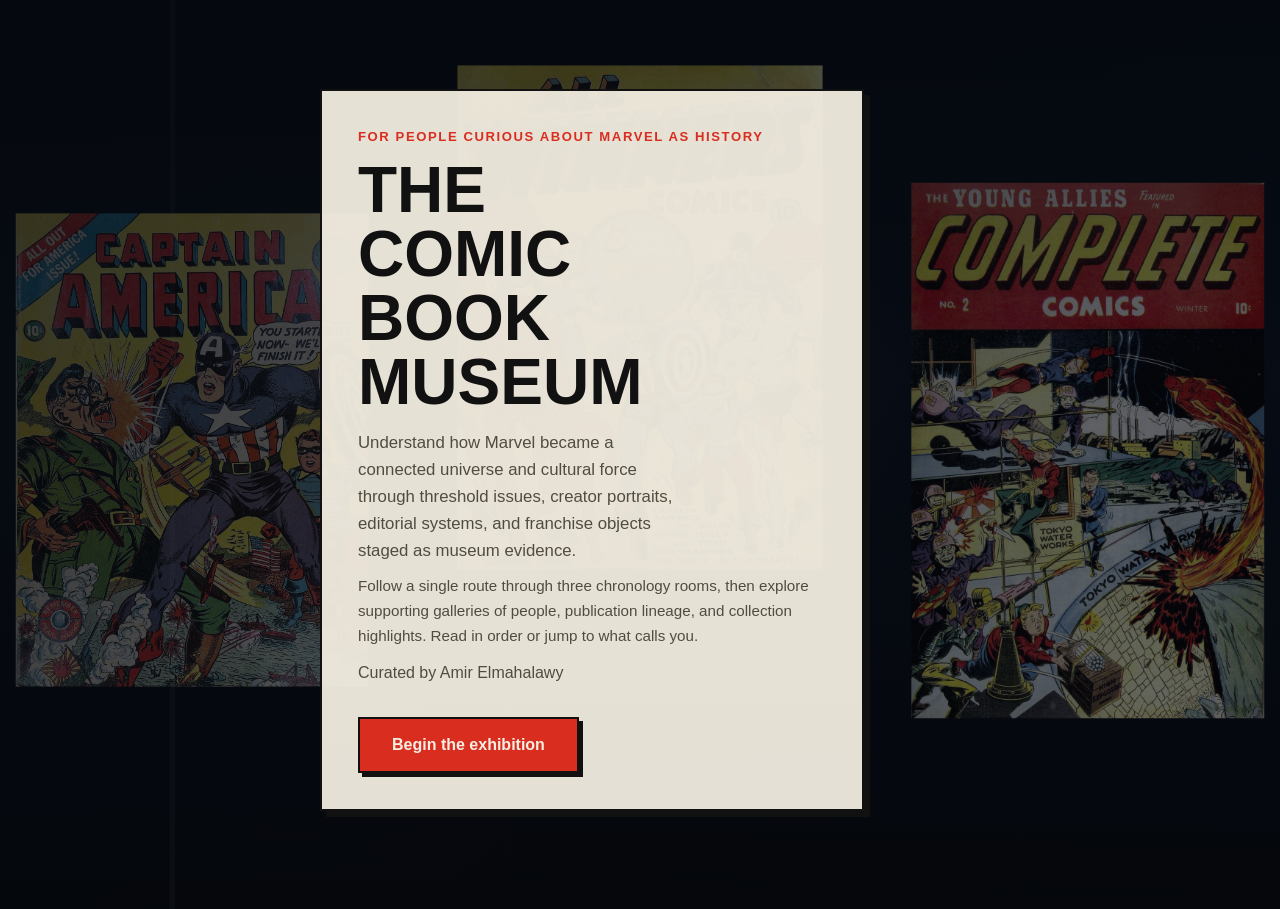
<file: docs/index.html>
<!doctype html>
<html lang="en">
  <head>
    <meta charset="UTF-8" />
    <meta name="viewport" content="width=device-width, initial-scale=1.0" />
    <title>Welcome to The Comic Book Museum</title>
    <link rel="stylesheet" href="styles.css" />
  </head>
  <body class="hero-page">
    <div class="hero-content">
      <div class="hero-card">
        <p class="hero-card__eyebrow">
          For people curious about Marvel as history
        </p>
        <h1>The Comic Book Museum</h1>
        <p class="hero-card__lede">
          Understand how Marvel became a connected universe and cultural force
          through threshold issues, creator portraits, editorial systems, and
          franchise objects staged as museum evidence.
        </p>
        <p class="copy-secondary">
          Follow a single route through three chronology rooms, then explore
          supporting galleries of people, publication lineage, and collection
          highlights. Read in order or jump to what calls you.
        </p>
        <p class="author">Curated by Amir Elmahalawy</p>
        <div class="hero-card__actions">
          <a href="home.html" class="btn">Begin the exhibition</a>
        </div>
      </div>
    </div>
  </body>
</html>
</file>
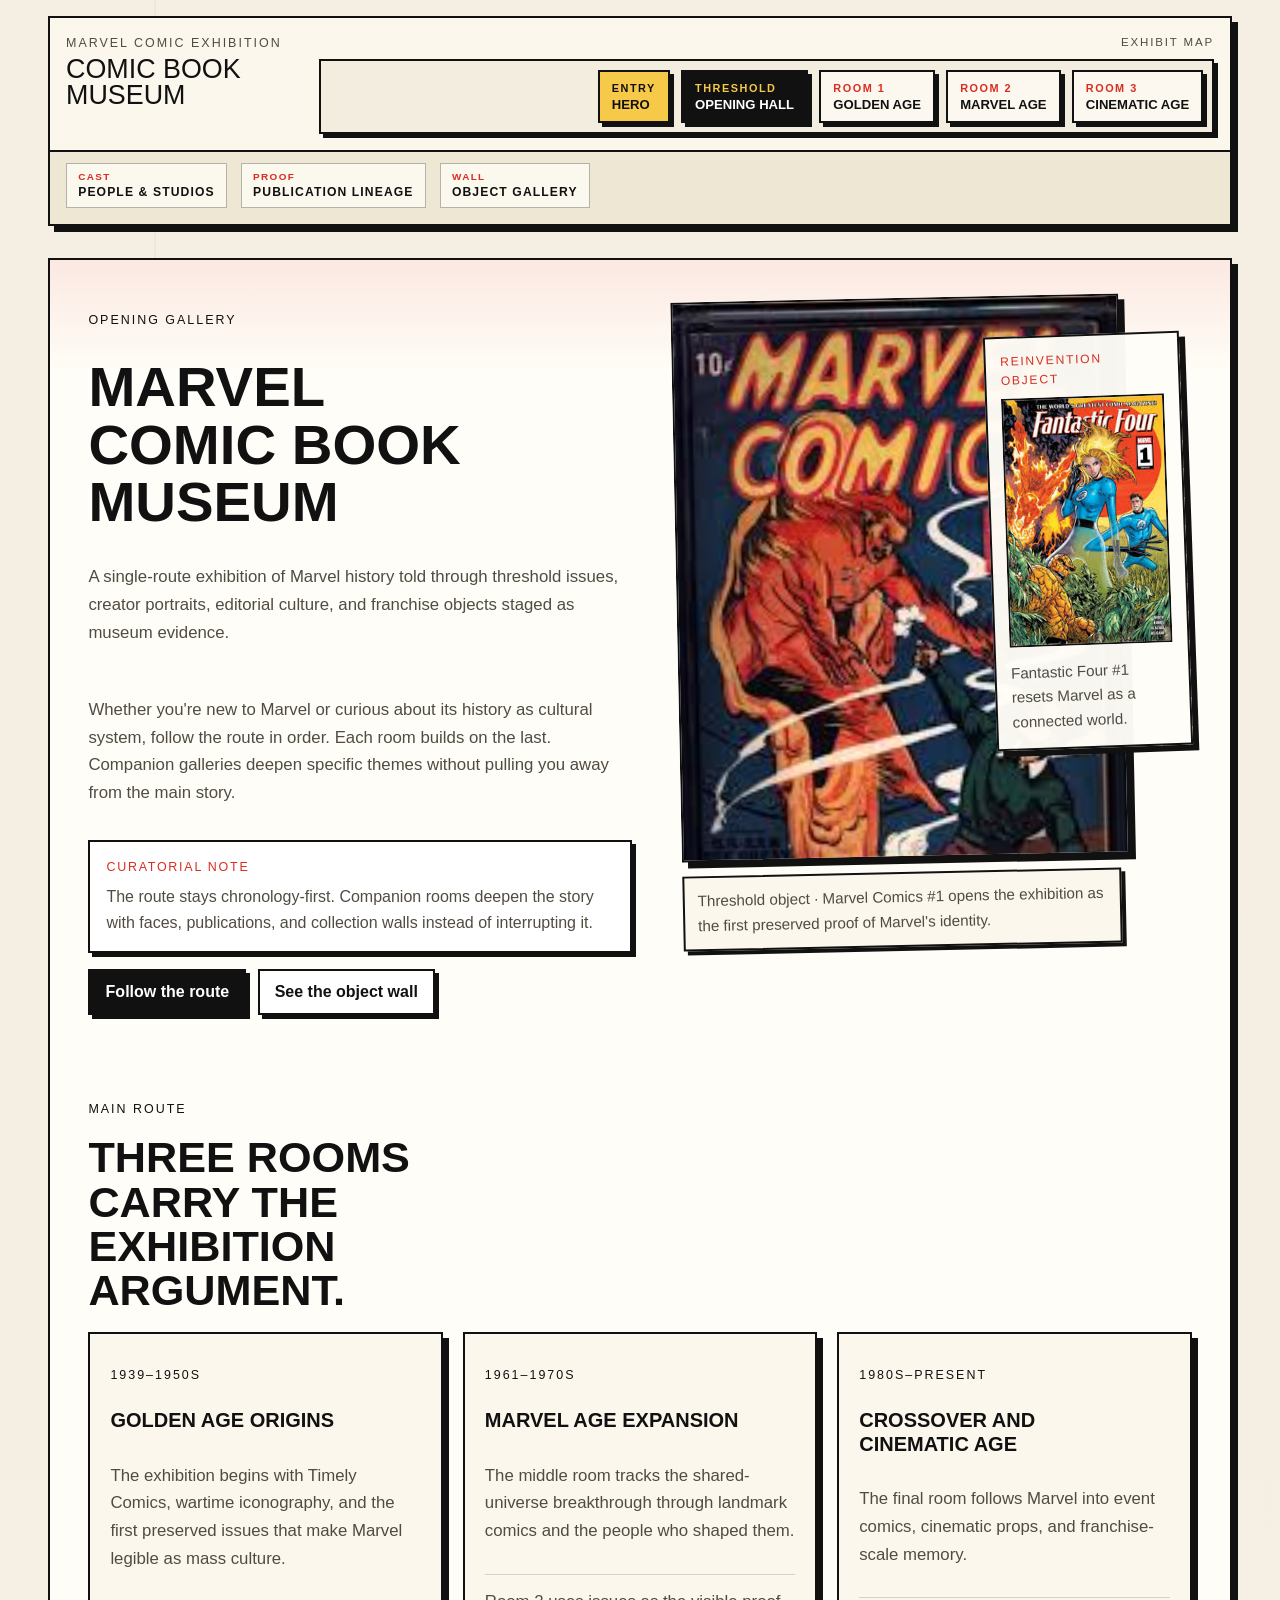
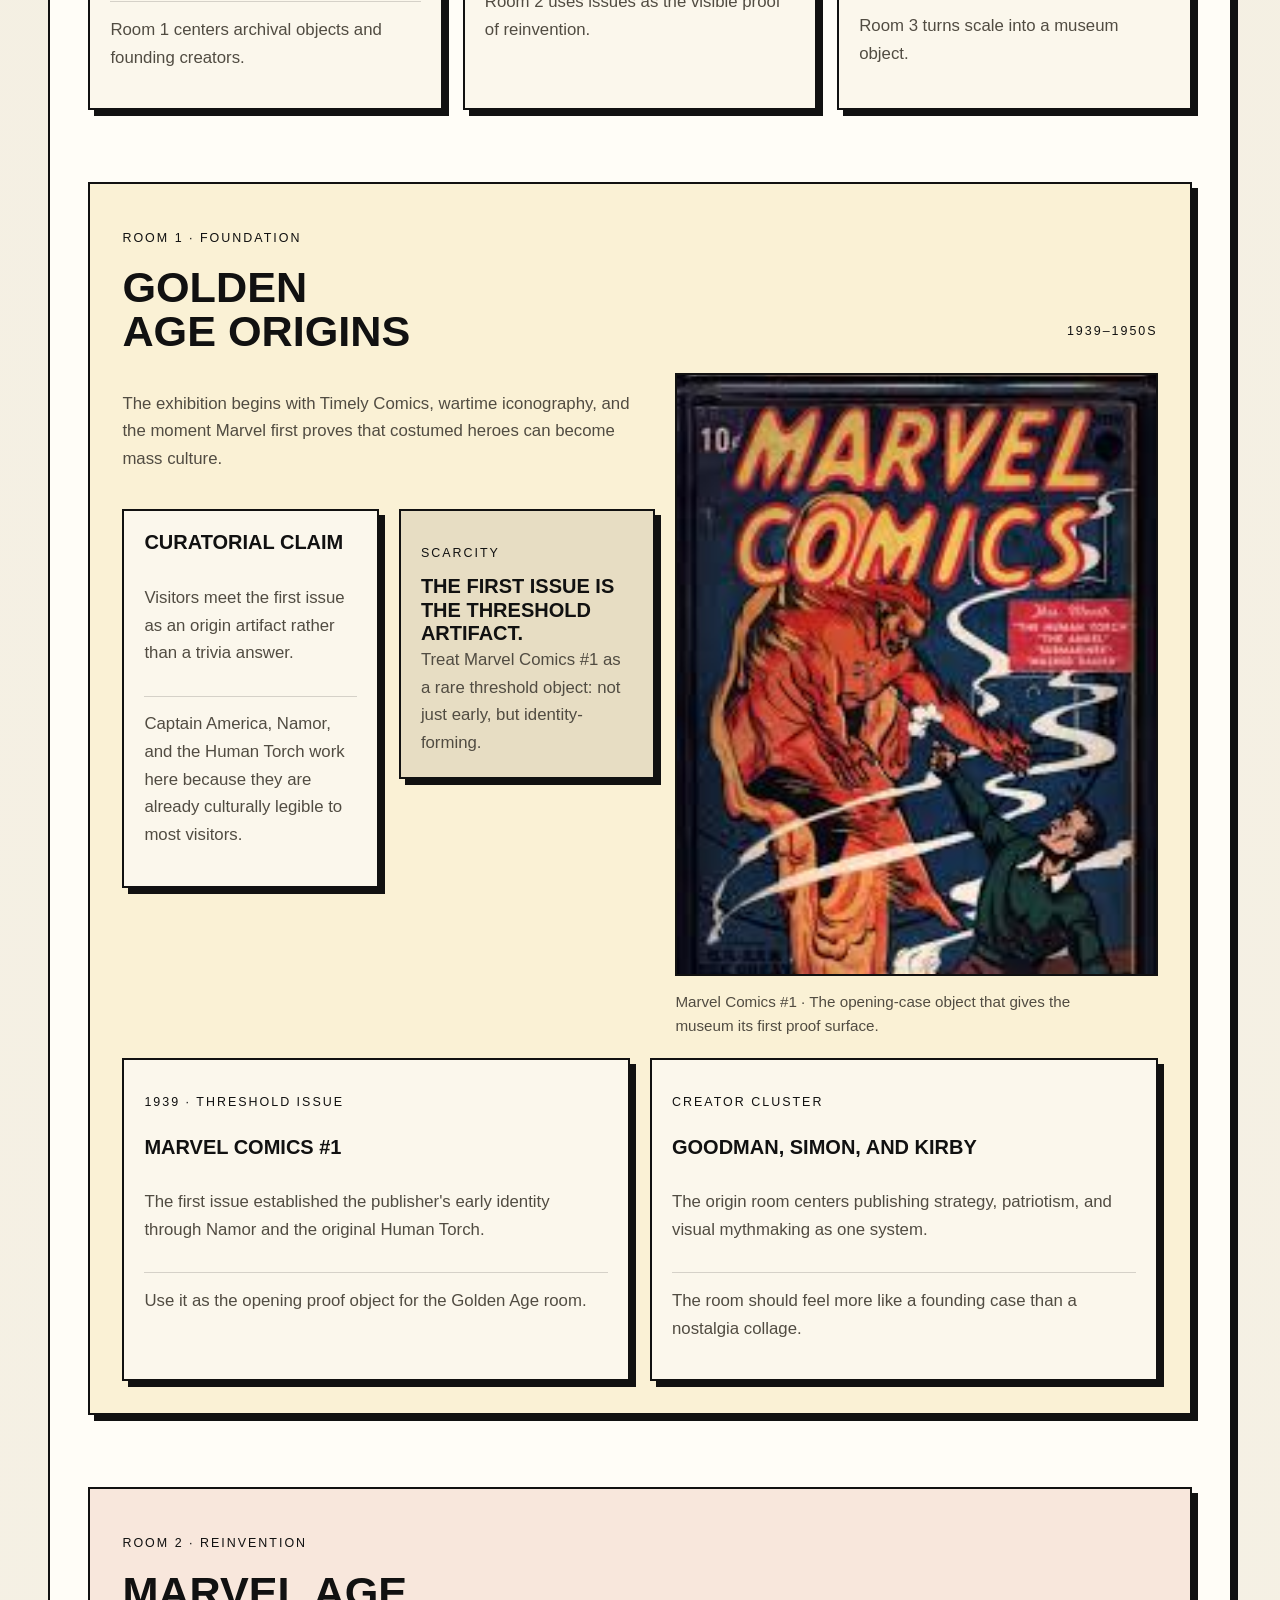
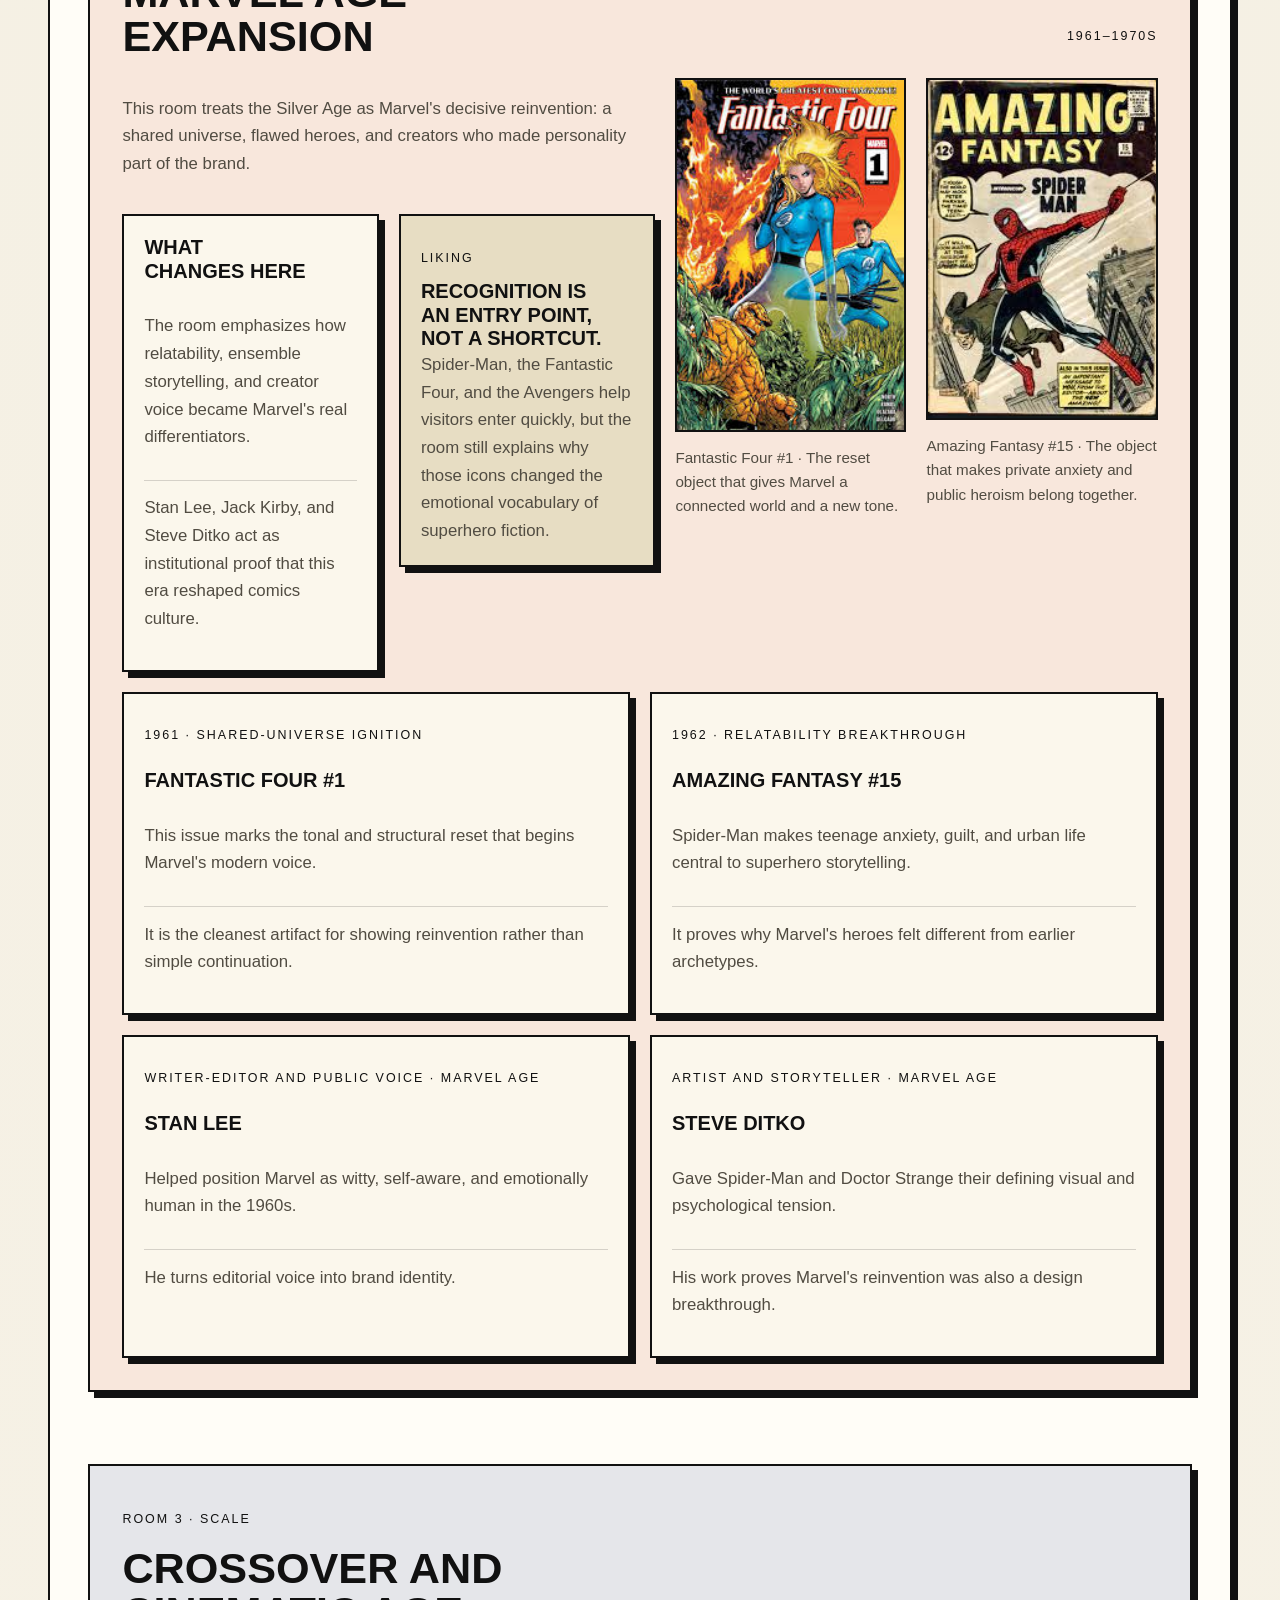
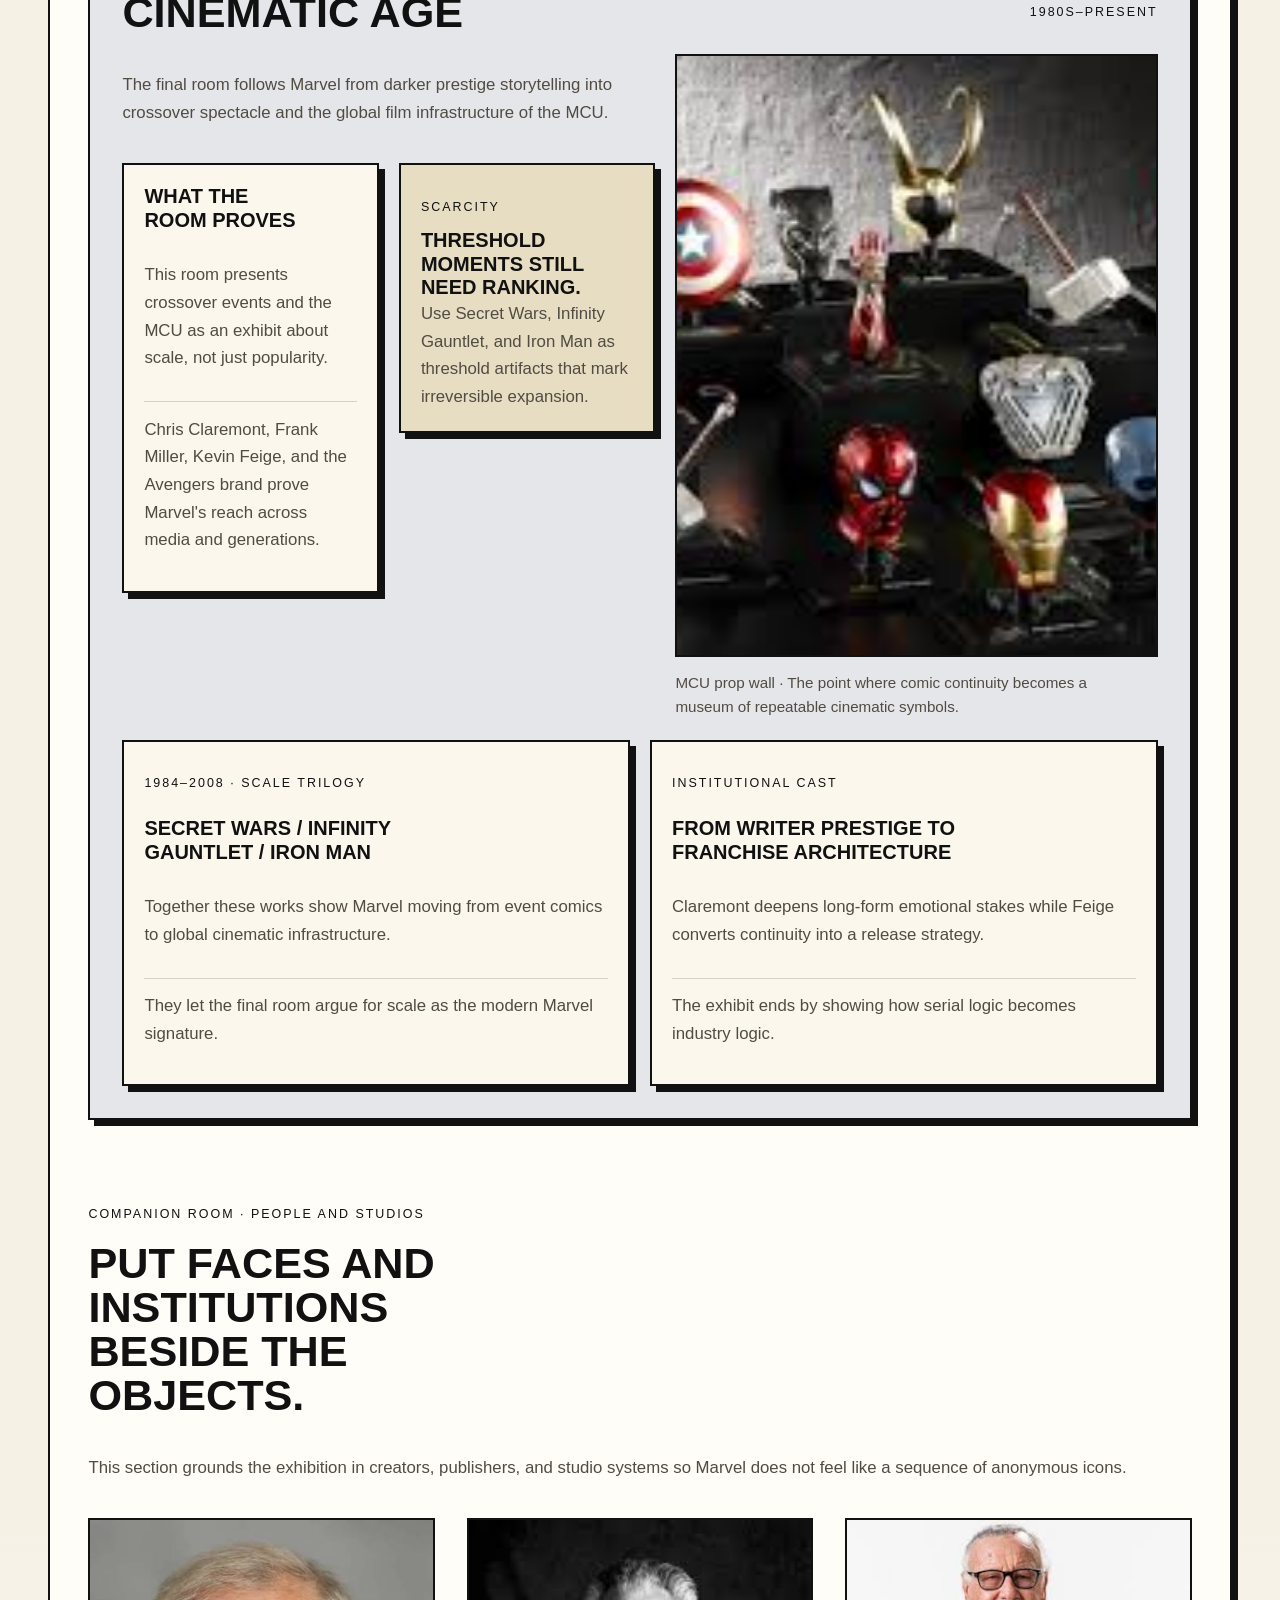
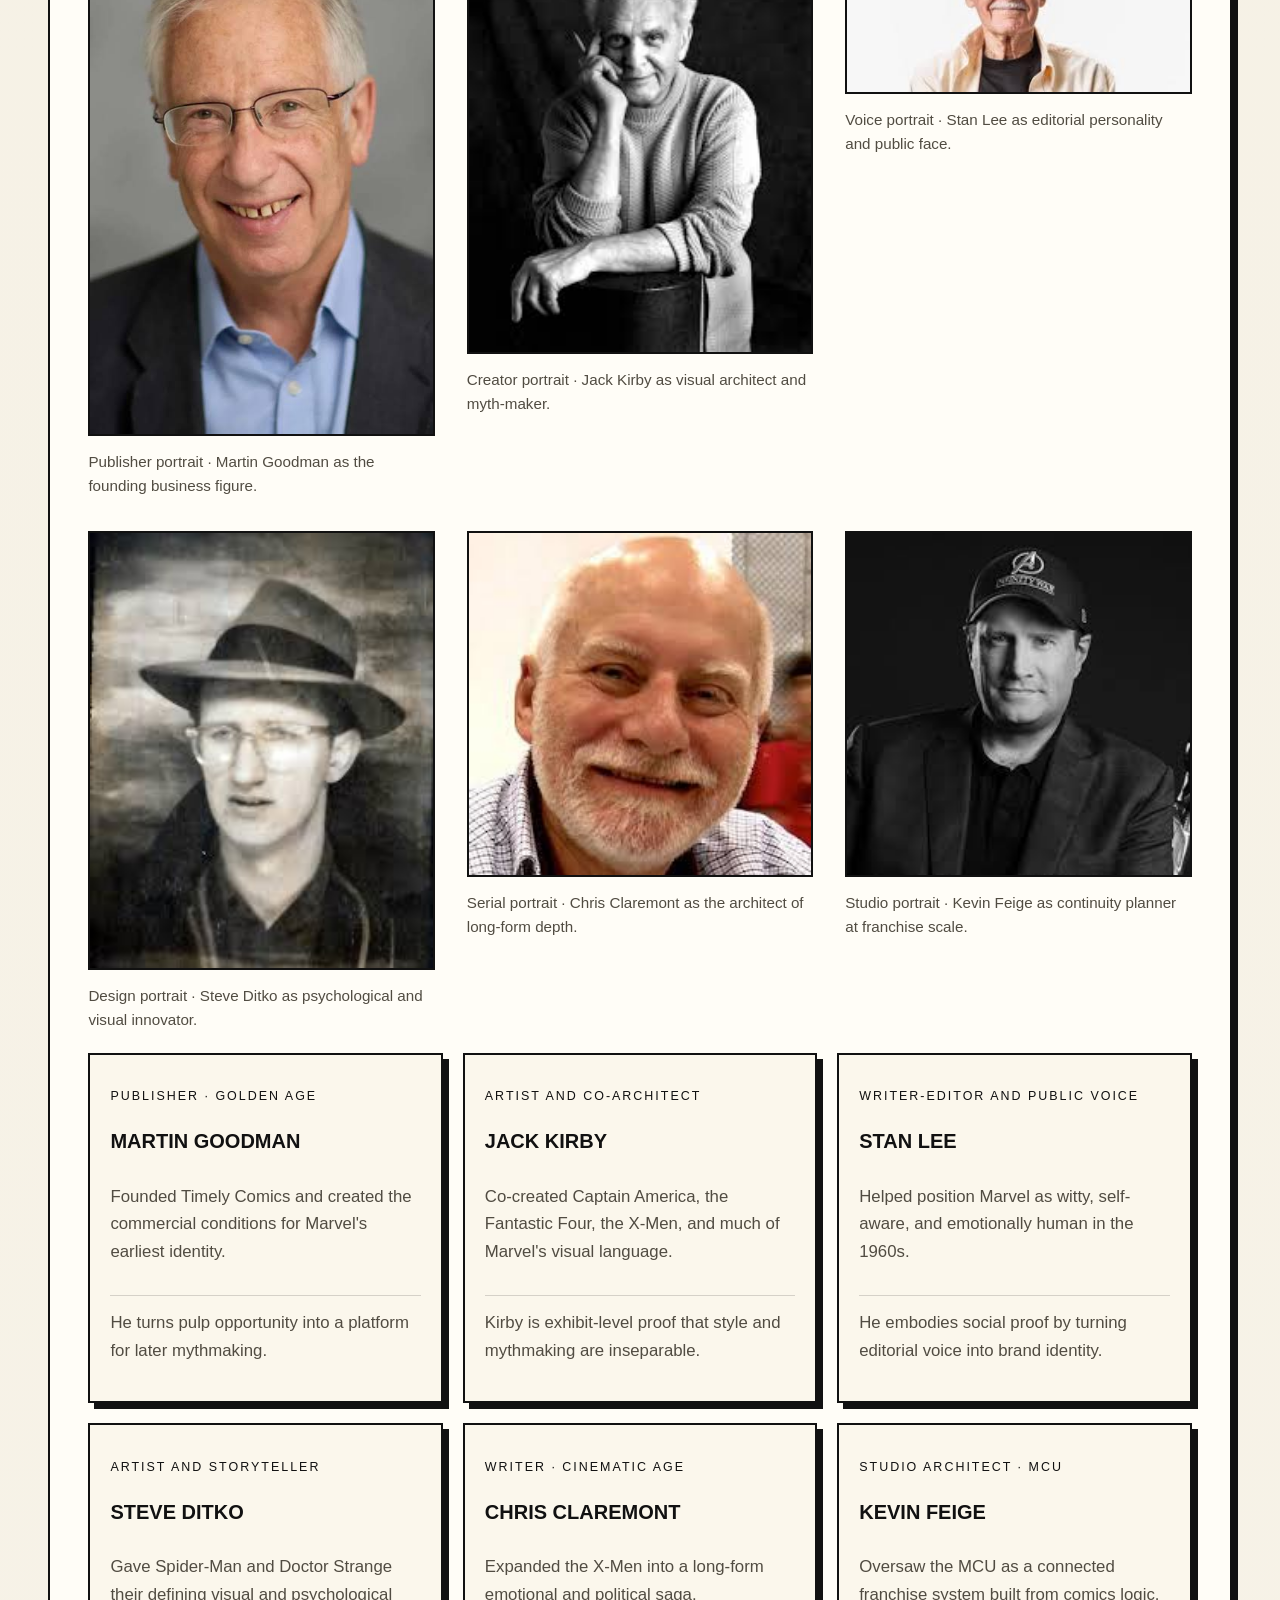
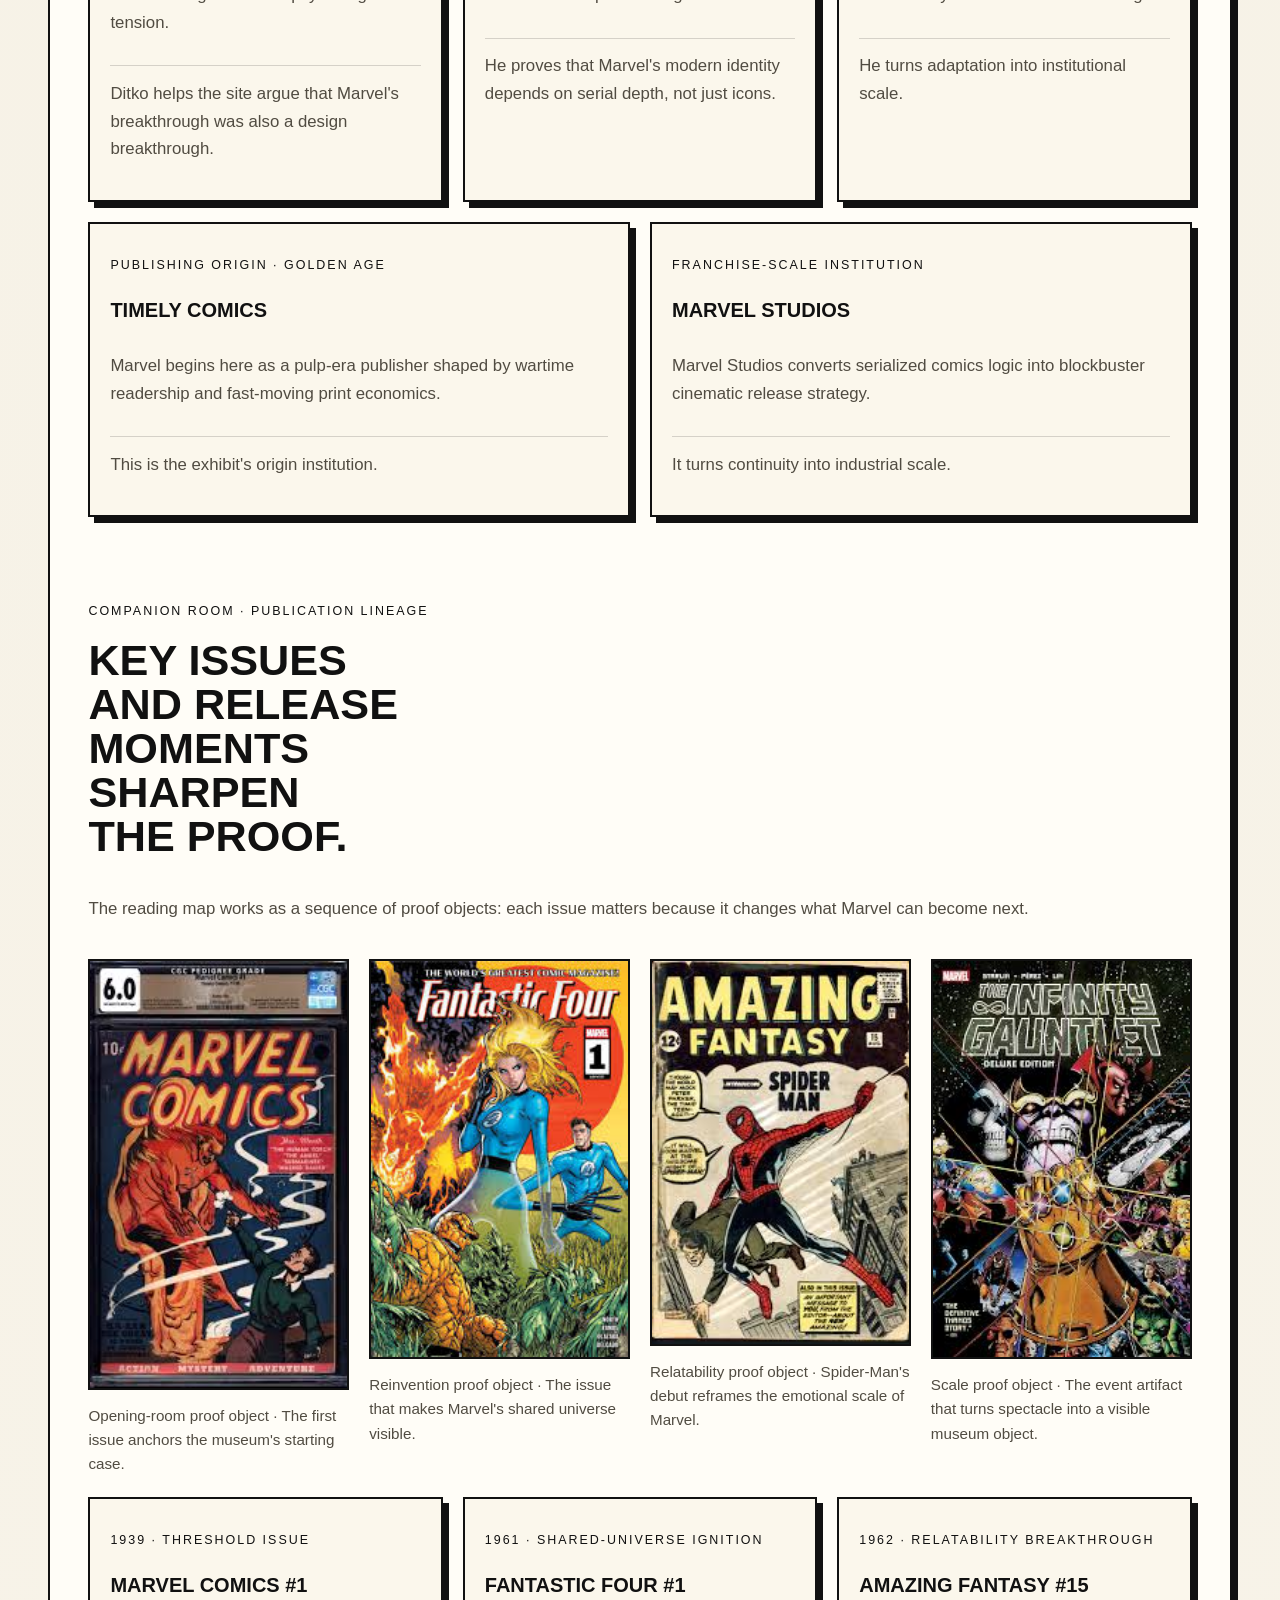
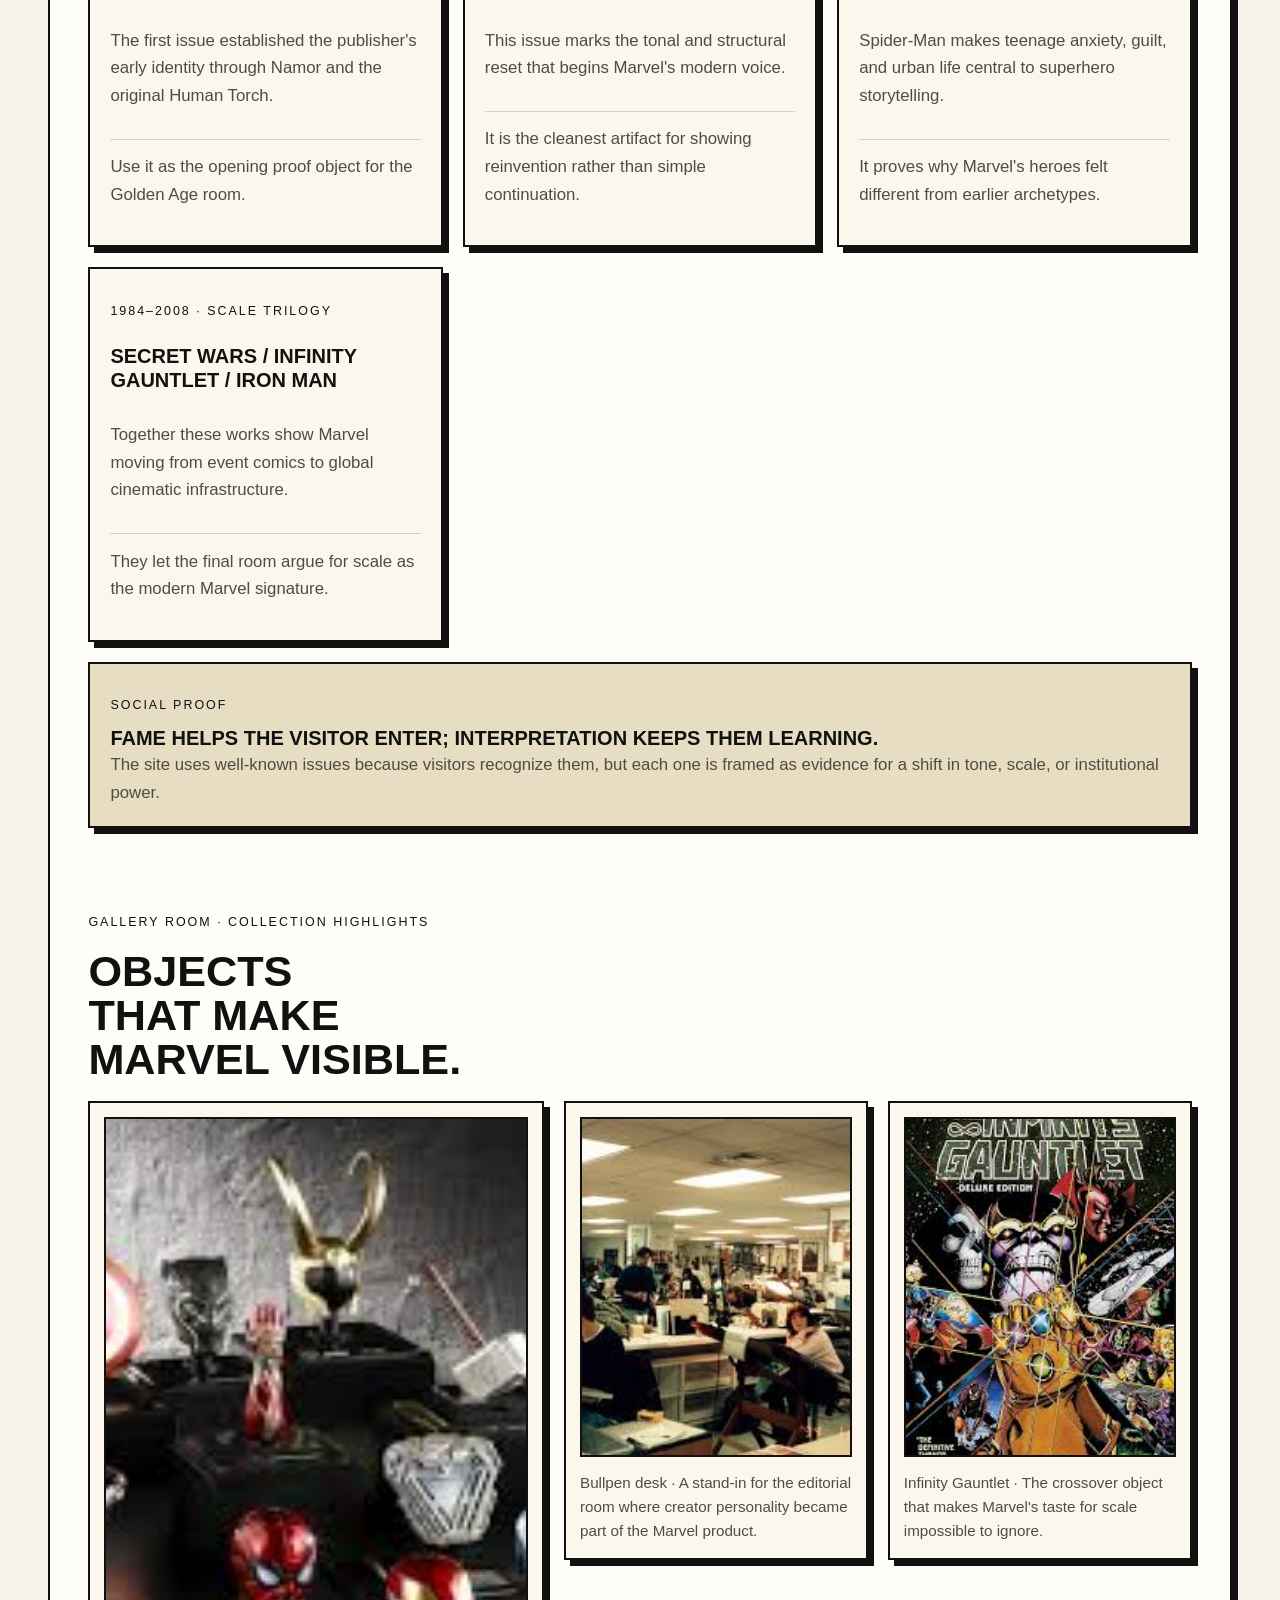
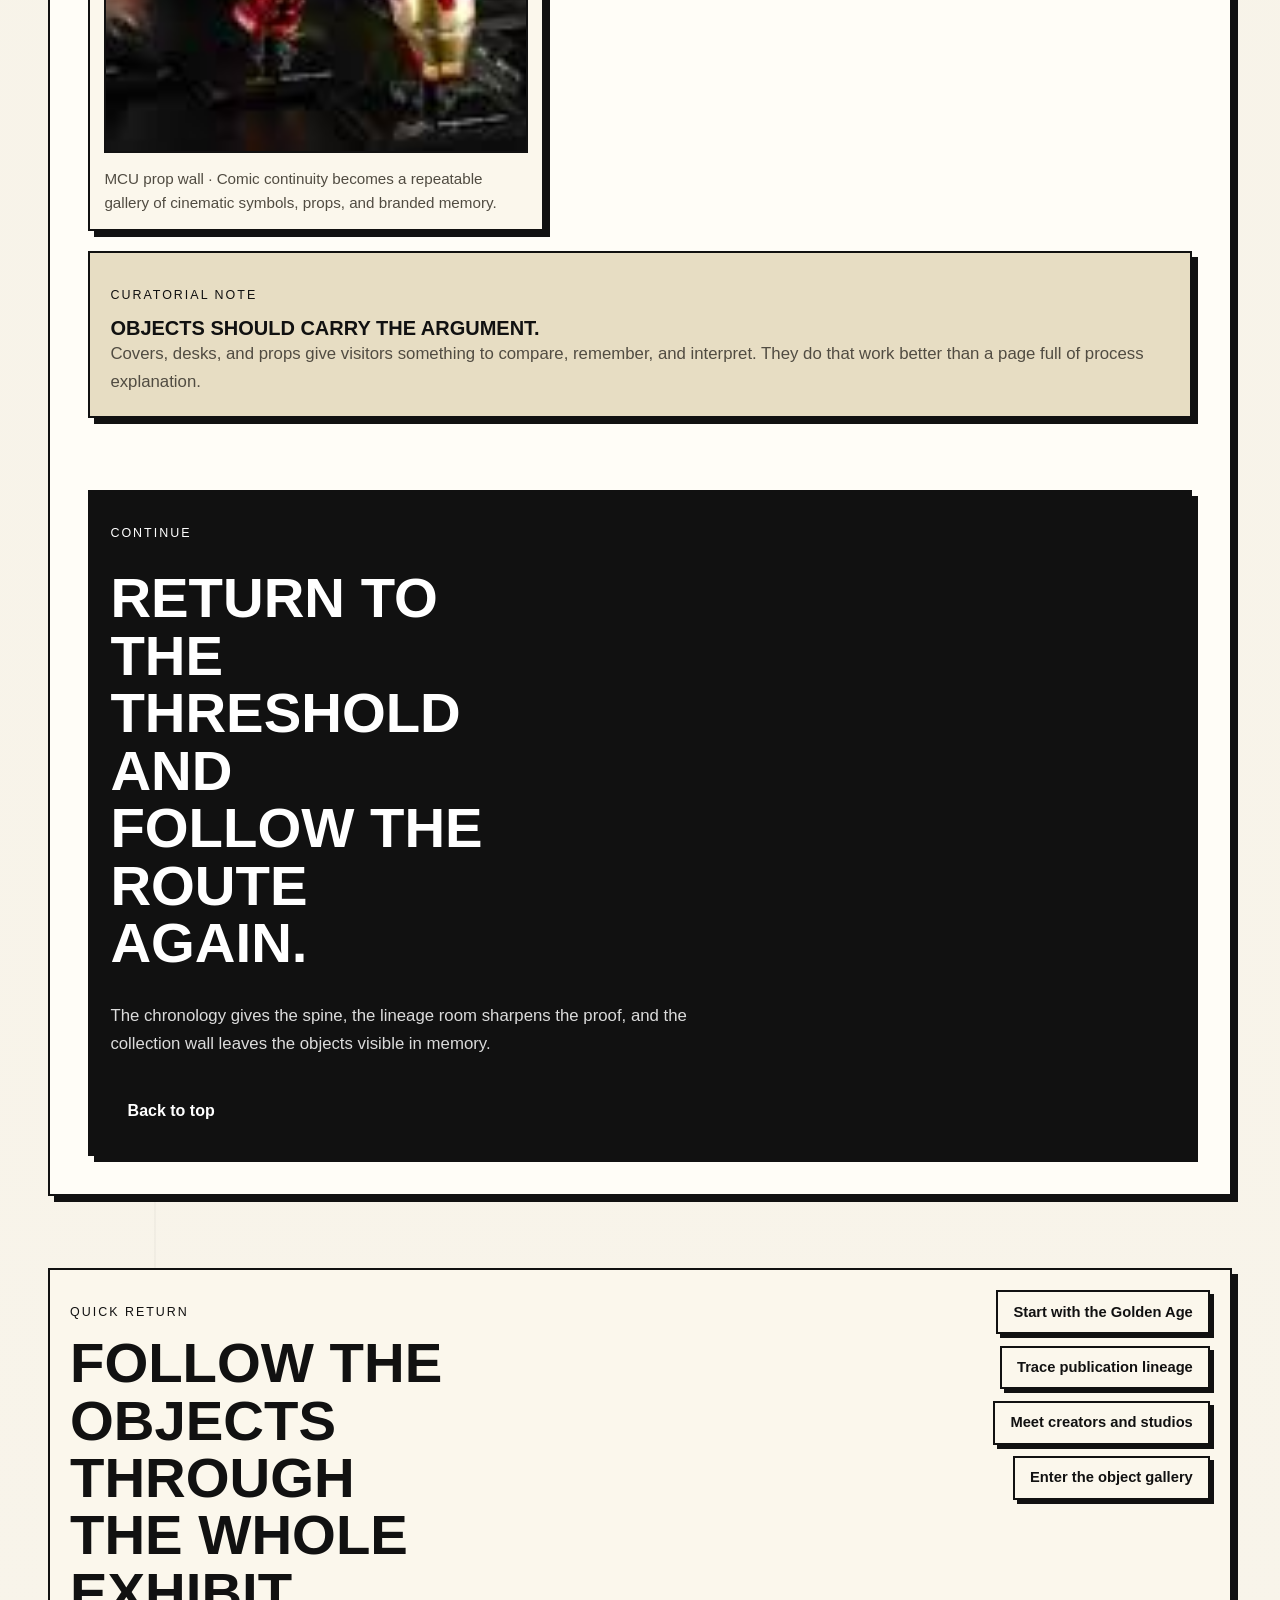
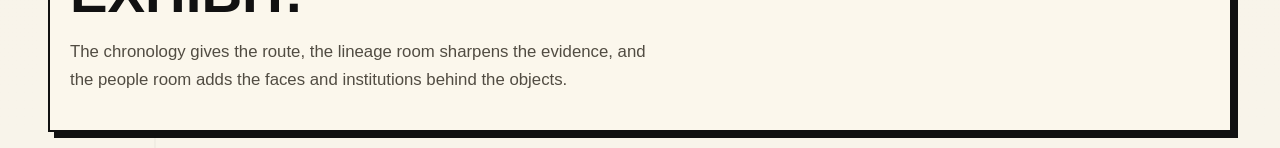
<file: docs/home.html>
<!doctype html>
<html lang="en">
  <head>
    <meta charset="UTF-8" />
    <meta name="viewport" content="width=device-width, initial-scale=1.0" />
    <title>Comic Book Museum</title>
    <link rel="stylesheet" href="styles.css" />
  </head>
  <body>
    <div class="site-shell">
      <header class="site-header">
        <div class="site-header__inner">
          <a class="site-brand" href="#opening">
            <span class="site-brand__eyebrow">Marvel Comic Exhibition</span>
            <span class="site-brand__title">Comic Book Museum</span>
          </a>
          <div class="site-directory">
            <p class="site-directory__label">Exhibit map</p>
            <nav
              class="site-nav site-nav--rooms"
              aria-label="Primary exhibit map"
            >
              <a class="room-tab room-tab--hero" href="index.html">
                <span class="room-tab__eyebrow">Entry</span>
                <span class="room-tab__title">Hero</span>
              </a>
              <a class="room-tab" href="#opening" aria-current="page">
                <span class="room-tab__eyebrow">Threshold</span>
                <span class="room-tab__title">Opening hall</span>
              </a>
              <a class="room-tab" href="eras/golden-age.html">
                <span class="room-tab__eyebrow">Room 1</span>
                <span class="room-tab__title">Golden Age</span>
              </a>
              <a class="room-tab" href="eras/marvel-age.html">
                <span class="room-tab__eyebrow">Room 2</span>
                <span class="room-tab__title">Marvel Age</span>
              </a>
              <a class="room-tab" href="eras/cinematic-age.html">
                <span class="room-tab__eyebrow">Room 3</span>
                <span class="room-tab__title">Cinematic Age</span>
              </a>
            </nav>
          </div>
        </div>
        <div class="site-header__subnav" aria-label="Companion rooms">
          <a class="nav-chip" href="people-and-studios.html">
            <span class="nav-chip__eyebrow">Cast</span>
            <span class="nav-chip__title">People &amp; studios</span>
          </a>
          <a class="nav-chip" href="reading-maps/publication-lineage.html">
            <span class="nav-chip__eyebrow">Proof</span>
            <span class="nav-chip__title">Publication lineage</span>
          </a>
          <a class="nav-chip" href="guides/collection-highlights.html">
            <span class="nav-chip__eyebrow">Wall</span>
            <span class="nav-chip__title">Object gallery</span>
          </a>
        </div>
      </header>

      <main class="site-main">
        <article class="hero-panel theme-home">
          <section id="opening" class="home-opening">
            <div class="home-opening__intro home-opening__intro--immersive">
              <div class="home-opening__copy">
                <p class="section-heading__eyebrow">Opening gallery</p>
                <h1 class="home-opening__title">Marvel Comic Book Museum</h1>
                <p class="home-opening__lede">
                  A single-route exhibition of Marvel history told through
                  threshold issues, creator portraits, editorial culture, and
                  franchise objects staged as museum evidence.
                </p>
                <p class="copy">
                  Whether you're new to Marvel or curious about its history as
                  cultural system, follow the route in order. Each room builds
                  on the last. Companion galleries deepen specific themes
                  without pulling you away from the main story.
                </p>
                <div class="opening-note">
                  <p class="opening-note__label">Curatorial note</p>
                  <p class="opening-note__body">
                    The route stays chronology-first. Companion rooms deepen the
                    story with faces, publications, and collection walls instead
                    of interrupting it.
                  </p>
                </div>
                <div class="button-row">
                  <a class="button-link button-link--dark" href="#chronology"
                    >Follow the route</a
                  >
                  <a class="button-link" href="#highlights"
                    >See the object wall</a
                  >
                </div>
              </div>
              <div class="home-opening__stage">
                <figure
                  class="artifact-figure feature-object feature-object--primary"
                >
                  <img
                    src="media/marvel-comics-1.jpeg"
                    alt="Illustrated museum display of Marvel Comics number 1 in a protective sleeve"
                  />
                  <figcaption>
                    Threshold object · Marvel Comics #1 opens the exhibition as
                    the first preserved proof of Marvel's identity.
                  </figcaption>
                </figure>
                <div class="floating-card floating-card--top">
                  <p class="floating-card__label">Reinvention object</p>
                  <figure class="artifact-figure">
                    <img
                      src="media/fantastic-four-1.jpeg"
                      alt="Illustrated museum display of Fantastic Four number 1"
                    />
                    <figcaption>
                      Fantastic Four #1 resets Marvel as a connected world.
                    </figcaption>
                  </figure>
                </div>
              </div>
            </div>
          </section>

          <section id="chronology" class="chapter-section">
            <div class="section-heading">
              <p class="section-heading__eyebrow">Main route</p>
              <h2 class="section-heading__title">
                Three rooms carry the exhibition argument.
              </h2>
            </div>
            <div class="content-grid home-feature-grid">
              <a class="content-card" href="#golden-age">
                <p class="content-card__meta">1939–1950s</p>
                <h3 class="content-card__title">Golden Age Origins</h3>
                <p class="content-card__description">
                  The exhibition begins with Timely Comics, wartime iconography,
                  and the first preserved issues that make Marvel legible as
                  mass culture.
                </p>
                <p class="content-card__footer">
                  Room 1 centers archival objects and founding creators.
                </p>
              </a>
              <a class="content-card" href="#marvel-age">
                <p class="content-card__meta">1961–1970s</p>
                <h3 class="content-card__title">Marvel Age Expansion</h3>
                <p class="content-card__description">
                  The middle room tracks the shared-universe breakthrough
                  through landmark comics and the people who shaped them.
                </p>
                <p class="content-card__footer">
                  Room 2 uses issues as the visible proof of reinvention.
                </p>
              </a>
              <a class="content-card" href="#cinematic-age">
                <p class="content-card__meta">1980s–Present</p>
                <h3 class="content-card__title">Crossover and Cinematic Age</h3>
                <p class="content-card__description">
                  The final room follows Marvel into event comics, cinematic
                  props, and franchise-scale memory.
                </p>
                <p class="content-card__footer">
                  Room 3 turns scale into a museum object.
                </p>
              </a>
            </div>
          </section>

          <section
            id="golden-age"
            class="chapter-section room-band room-band--golden"
          >
            <div class="room-band__header">
              <div class="section-heading">
                <p class="section-heading__eyebrow">Room 1 · Foundation</p>
                <h2 class="section-heading__title">Golden Age Origins</h2>
              </div>
              <p class="chapter-hero__period">1939–1950s</p>
            </div>
            <div class="room-band__hero">
              <div class="room-band__copy">
                <p class="chapter-section__body">
                  The exhibition begins with Timely Comics, wartime iconography,
                  and the moment Marvel first proves that costumed heroes can
                  become mass culture.
                </p>
                <div class="dual-column">
                  <div class="content-card">
                    <h3 class="content-card__title">Curatorial claim</h3>
                    <p class="content-card__description">
                      Visitors meet the first issue as an origin artifact rather
                      than a trivia answer.
                    </p>
                    <p class="content-card__footer">
                      Captain America, Namor, and the Human Torch work here
                      because they are already culturally legible to most
                      visitors.
                    </p>
                  </div>
                  <aside class="editorial-aside">
                    <p class="editorial-aside__label">Scarcity</p>
                    <h3 class="editorial-aside__title">
                      The first issue is the threshold artifact.
                    </h3>
                    <div class="editorial-aside__body">
                      Treat Marvel Comics #1 as a rare threshold object: not
                      just early, but identity-forming.
                    </div>
                  </aside>
                </div>
              </div>
              <figure class="artifact-figure room-band__object">
                <img
                  src="media/marvel-comics-1.jpeg"
                  alt="Illustrated museum display of Marvel Comics number 1 in a protective sleeve"
                />
                <figcaption>
                  Marvel Comics #1 · The opening-case object that gives the
                  museum its first proof surface.
                </figcaption>
              </figure>
            </div>
            <div class="content-grid">
              <article class="content-card">
                <p class="content-card__meta">1939 · Threshold issue</p>
                <h3 class="content-card__title">Marvel Comics #1</h3>
                <p class="content-card__description">
                  The first issue established the publisher's early identity
                  through Namor and the original Human Torch.
                </p>
                <p class="content-card__footer">
                  Use it as the opening proof object for the Golden Age room.
                </p>
              </article>
              <article class="content-card">
                <p class="content-card__meta">Creator cluster</p>
                <h3 class="content-card__title">Goodman, Simon, and Kirby</h3>
                <p class="content-card__description">
                  The origin room centers publishing strategy, patriotism, and
                  visual mythmaking as one system.
                </p>
                <p class="content-card__footer">
                  The room should feel more like a founding case than a
                  nostalgia collage.
                </p>
              </article>
            </div>
          </section>

          <section
            id="marvel-age"
            class="chapter-section room-band room-band--marvel"
          >
            <div class="room-band__header">
              <div class="section-heading">
                <p class="section-heading__eyebrow">Room 2 · Reinvention</p>
                <h2 class="section-heading__title">Marvel Age Expansion</h2>
              </div>
              <p class="chapter-hero__period">1961–1970s</p>
            </div>
            <div class="room-band__hero">
              <div class="room-band__copy">
                <p class="chapter-section__body">
                  This room treats the Silver Age as Marvel's decisive
                  reinvention: a shared universe, flawed heroes, and creators
                  who made personality part of the brand.
                </p>
                <div class="dual-column">
                  <div class="content-card">
                    <h3 class="content-card__title">What changes here</h3>
                    <p class="content-card__description">
                      The room emphasizes how relatability, ensemble
                      storytelling, and creator voice became Marvel's real
                      differentiators.
                    </p>
                    <p class="content-card__footer">
                      Stan Lee, Jack Kirby, and Steve Ditko act as institutional
                      proof that this era reshaped comics culture.
                    </p>
                  </div>
                  <aside class="editorial-aside">
                    <p class="editorial-aside__label">Liking</p>
                    <h3 class="editorial-aside__title">
                      Recognition is an entry point, not a shortcut.
                    </h3>
                    <div class="editorial-aside__body">
                      Spider-Man, the Fantastic Four, and the Avengers help
                      visitors enter quickly, but the room still explains why
                      those icons changed the emotional vocabulary of superhero
                      fiction.
                    </div>
                  </aside>
                </div>
              </div>
              <div class="artifact-grid artifact-grid--stacked">
                <figure class="artifact-figure">
                  <img
                    src="media/fantastic-four-1.jpeg"
                    alt="Illustrated museum display of Fantastic Four number 1"
                  />
                  <figcaption>
                    Fantastic Four #1 · The reset object that gives Marvel a
                    connected world and a new tone.
                  </figcaption>
                </figure>
                <figure class="artifact-figure">
                  <img
                    src="media/amazing-fantasy-15.jpeg"
                    alt="Illustrated museum display of Amazing Fantasy number 15"
                  />
                  <figcaption>
                    Amazing Fantasy #15 · The object that makes private anxiety
                    and public heroism belong together.
                  </figcaption>
                </figure>
              </div>
            </div>
            <div class="content-grid">
              <article class="content-card">
                <p class="content-card__meta">
                  1961 · Shared-universe ignition
                </p>
                <h3 class="content-card__title">Fantastic Four #1</h3>
                <p class="content-card__description">
                  This issue marks the tonal and structural reset that begins
                  Marvel's modern voice.
                </p>
                <p class="content-card__footer">
                  It is the cleanest artifact for showing reinvention rather
                  than simple continuation.
                </p>
              </article>
              <article class="content-card">
                <p class="content-card__meta">
                  1962 · Relatability breakthrough
                </p>
                <h3 class="content-card__title">Amazing Fantasy #15</h3>
                <p class="content-card__description">
                  Spider-Man makes teenage anxiety, guilt, and urban life
                  central to superhero storytelling.
                </p>
                <p class="content-card__footer">
                  It proves why Marvel's heroes felt different from earlier
                  archetypes.
                </p>
              </article>
              <article class="content-card">
                <p class="content-card__meta">
                  Writer-editor and public voice · Marvel Age
                </p>
                <h3 class="content-card__title">Stan Lee</h3>
                <p class="content-card__description">
                  Helped position Marvel as witty, self-aware, and emotionally
                  human in the 1960s.
                </p>
                <p class="content-card__footer">
                  He turns editorial voice into brand identity.
                </p>
              </article>
              <article class="content-card">
                <p class="content-card__meta">
                  Artist and storyteller · Marvel Age
                </p>
                <h3 class="content-card__title">Steve Ditko</h3>
                <p class="content-card__description">
                  Gave Spider-Man and Doctor Strange their defining visual and
                  psychological tension.
                </p>
                <p class="content-card__footer">
                  His work proves Marvel's reinvention was also a design
                  breakthrough.
                </p>
              </article>
            </div>
          </section>

          <section
            id="cinematic-age"
            class="chapter-section room-band room-band--cinematic"
          >
            <div class="room-band__header">
              <div class="section-heading">
                <p class="section-heading__eyebrow">Room 3 · Scale</p>
                <h2 class="section-heading__title">
                  Crossover and Cinematic Age
                </h2>
              </div>
              <p class="chapter-hero__period">1980s–Present</p>
            </div>
            <div class="room-band__hero">
              <div class="room-band__copy">
                <p class="chapter-section__body">
                  The final room follows Marvel from darker prestige
                  storytelling into crossover spectacle and the global film
                  infrastructure of the MCU.
                </p>
                <div class="dual-column">
                  <div class="content-card">
                    <h3 class="content-card__title">What the room proves</h3>
                    <p class="content-card__description">
                      This room presents crossover events and the MCU as an
                      exhibit about scale, not just popularity.
                    </p>
                    <p class="content-card__footer">
                      Chris Claremont, Frank Miller, Kevin Feige, and the
                      Avengers brand prove Marvel's reach across media and
                      generations.
                    </p>
                  </div>
                  <aside class="editorial-aside">
                    <p class="editorial-aside__label">Scarcity</p>
                    <h3 class="editorial-aside__title">
                      Threshold moments still need ranking.
                    </h3>
                    <div class="editorial-aside__body">
                      Use Secret Wars, Infinity Gauntlet, and Iron Man as
                      threshold artifacts that mark irreversible expansion.
                    </div>
                  </aside>
                </div>
              </div>
              <figure class="artifact-figure room-band__object">
                <img
                  src="media/mcu-prop-wall.jpeg"
                  alt="Illustrated museum prop wall of cinematic helmets and armor"
                />
                <figcaption>
                  MCU prop wall · The point where comic continuity becomes a
                  museum of repeatable cinematic symbols.
                </figcaption>
              </figure>
            </div>
            <div class="content-grid">
              <article class="content-card">
                <p class="content-card__meta">1984–2008 · Scale trilogy</p>
                <h3 class="content-card__title">
                  Secret Wars / Infinity Gauntlet / Iron Man
                </h3>
                <p class="content-card__description">
                  Together these works show Marvel moving from event comics to
                  global cinematic infrastructure.
                </p>
                <p class="content-card__footer">
                  They let the final room argue for scale as the modern Marvel
                  signature.
                </p>
              </article>
              <article class="content-card">
                <p class="content-card__meta">Institutional cast</p>
                <h3 class="content-card__title">
                  From writer prestige to franchise architecture
                </h3>
                <p class="content-card__description">
                  Claremont deepens long-form emotional stakes while Feige
                  converts continuity into a release strategy.
                </p>
                <p class="content-card__footer">
                  The exhibit ends by showing how serial logic becomes industry
                  logic.
                </p>
              </article>
            </div>
          </section>

          <section id="people" class="chapter-section">
            <div class="section-heading">
              <p class="section-heading__eyebrow">
                Companion room · People and studios
              </p>
              <h2 class="section-heading__title">
                Put faces and institutions beside the objects.
              </h2>
            </div>
            <p class="chapter-section__body">
              This section grounds the exhibition in creators, publishers, and
              studio systems so Marvel does not feel like a sequence of
              anonymous icons.
            </p>
            <div class="portrait-grid">
              <figure class="artifact-figure">
                <img
                  src="media/martin-goodman.jpeg"
                  alt="Illustrated portrait card for Martin Goodman"
                />
                <figcaption>
                  Publisher portrait · Martin Goodman as the founding business
                  figure.
                </figcaption>
              </figure>
              <figure class="artifact-figure">
                <img
                  src="media/jack-kirby.jpeg"
                  alt="Illustrated portrait card for Jack Kirby"
                />
                <figcaption>
                  Creator portrait · Jack Kirby as visual architect and
                  myth-maker.
                </figcaption>
              </figure>
              <figure class="artifact-figure">
                <img
                  src="media/stan-lee.jpeg"
                  alt="Illustrated portrait card for Stan Lee"
                />
                <figcaption>
                  Voice portrait · Stan Lee as editorial personality and public
                  face.
                </figcaption>
              </figure>
              <figure class="artifact-figure">
                <img
                  src="media/steve-ditko.jpeg"
                  alt="Illustrated portrait card for Steve Ditko"
                />
                <figcaption>
                  Design portrait · Steve Ditko as psychological and visual
                  innovator.
                </figcaption>
              </figure>
              <figure class="artifact-figure">
                <img
                  src="media/chris-claremont.jpeg"
                  alt="Illustrated portrait card for Chris Claremont"
                />
                <figcaption>
                  Serial portrait · Chris Claremont as the architect of
                  long-form depth.
                </figcaption>
              </figure>
              <figure class="artifact-figure">
                <img
                  src="media/kevin-feige.jpeg"
                  alt="Illustrated portrait card for Kevin Feige"
                />
                <figcaption>
                  Studio portrait · Kevin Feige as continuity planner at
                  franchise scale.
                </figcaption>
              </figure>
            </div>
            <div class="content-grid home-feature-grid">
              <article class="content-card">
                <p class="content-card__meta">Publisher · Golden Age</p>
                <h3 class="content-card__title">Martin Goodman</h3>
                <p class="content-card__description">
                  Founded Timely Comics and created the commercial conditions
                  for Marvel's earliest identity.
                </p>
                <p class="content-card__footer">
                  He turns pulp opportunity into a platform for later
                  mythmaking.
                </p>
              </article>
              <article class="content-card">
                <p class="content-card__meta">Artist and co-architect</p>
                <h3 class="content-card__title">Jack Kirby</h3>
                <p class="content-card__description">
                  Co-created Captain America, the Fantastic Four, the X-Men, and
                  much of Marvel's visual language.
                </p>
                <p class="content-card__footer">
                  Kirby is exhibit-level proof that style and mythmaking are
                  inseparable.
                </p>
              </article>
              <article class="content-card">
                <p class="content-card__meta">Writer-editor and public voice</p>
                <h3 class="content-card__title">Stan Lee</h3>
                <p class="content-card__description">
                  Helped position Marvel as witty, self-aware, and emotionally
                  human in the 1960s.
                </p>
                <p class="content-card__footer">
                  He embodies social proof by turning editorial voice into brand
                  identity.
                </p>
              </article>
              <article class="content-card">
                <p class="content-card__meta">Artist and storyteller</p>
                <h3 class="content-card__title">Steve Ditko</h3>
                <p class="content-card__description">
                  Gave Spider-Man and Doctor Strange their defining visual and
                  psychological tension.
                </p>
                <p class="content-card__footer">
                  Ditko helps the site argue that Marvel's breakthrough was also
                  a design breakthrough.
                </p>
              </article>
              <article class="content-card">
                <p class="content-card__meta">Writer · Cinematic Age</p>
                <h3 class="content-card__title">Chris Claremont</h3>
                <p class="content-card__description">
                  Expanded the X-Men into a long-form emotional and political
                  saga.
                </p>
                <p class="content-card__footer">
                  He proves that Marvel's modern identity depends on serial
                  depth, not just icons.
                </p>
              </article>
              <article class="content-card">
                <p class="content-card__meta">Studio architect · MCU</p>
                <h3 class="content-card__title">Kevin Feige</h3>
                <p class="content-card__description">
                  Oversaw the MCU as a connected franchise system built from
                  comics logic.
                </p>
                <p class="content-card__footer">
                  He turns adaptation into institutional scale.
                </p>
              </article>
            </div>
            <div class="content-grid">
              <article class="content-card">
                <p class="content-card__meta">Publishing origin · Golden Age</p>
                <h3 class="content-card__title">Timely Comics</h3>
                <p class="content-card__description">
                  Marvel begins here as a pulp-era publisher shaped by wartime
                  readership and fast-moving print economics.
                </p>
                <p class="content-card__footer">
                  This is the exhibit's origin institution.
                </p>
              </article>
              <article class="content-card">
                <p class="content-card__meta">Franchise-scale institution</p>
                <h3 class="content-card__title">Marvel Studios</h3>
                <p class="content-card__description">
                  Marvel Studios converts serialized comics logic into
                  blockbuster cinematic release strategy.
                </p>
                <p class="content-card__footer">
                  It turns continuity into industrial scale.
                </p>
              </article>
            </div>
          </section>

          <section id="lineage" class="chapter-section">
            <div class="section-heading">
              <p class="section-heading__eyebrow">
                Companion room · Publication lineage
              </p>
              <h2 class="section-heading__title">
                Key issues and release moments sharpen the proof.
              </h2>
            </div>
            <p class="chapter-section__body">
              The reading map works as a sequence of proof objects: each issue
              matters because it changes what Marvel can become next.
            </p>
            <div class="artifact-grid artifact-grid--quad">
              <figure class="artifact-figure">
                <img
                  src="media/marvel-comics-1.jpeg"
                  alt="Illustrated museum display of Marvel Comics number 1"
                />
                <figcaption>
                  Opening-room proof object · The first issue anchors the
                  museum's starting case.
                </figcaption>
              </figure>
              <figure class="artifact-figure">
                <img
                  src="media/fantastic-four-1.jpeg"
                  alt="Illustrated museum display of Fantastic Four number 1"
                />
                <figcaption>
                  Reinvention proof object · The issue that makes Marvel's
                  shared universe visible.
                </figcaption>
              </figure>
              <figure class="artifact-figure">
                <img
                  src="media/amazing-fantasy-15.jpeg"
                  alt="Illustrated museum display of Amazing Fantasy number 15"
                />
                <figcaption>
                  Relatability proof object · Spider-Man's debut reframes the
                  emotional scale of Marvel.
                </figcaption>
              </figure>
              <figure class="artifact-figure">
                <img
                  src="media/infinity-gauntlet.jpeg"
                  alt="Illustrated Infinity Gauntlet displayed on a museum pedestal"
                />
                <figcaption>
                  Scale proof object · The event artifact that turns spectacle
                  into a visible museum object.
                </figcaption>
              </figure>
            </div>
            <div class="content-grid home-feature-grid">
              <article class="content-card">
                <p class="content-card__meta">1939 · Threshold issue</p>
                <h3 class="content-card__title">Marvel Comics #1</h3>
                <p class="content-card__description">
                  The first issue established the publisher's early identity
                  through Namor and the original Human Torch.
                </p>
                <p class="content-card__footer">
                  Use it as the opening proof object for the Golden Age room.
                </p>
              </article>
              <article class="content-card">
                <p class="content-card__meta">
                  1961 · Shared-universe ignition
                </p>
                <h3 class="content-card__title">Fantastic Four #1</h3>
                <p class="content-card__description">
                  This issue marks the tonal and structural reset that begins
                  Marvel's modern voice.
                </p>
                <p class="content-card__footer">
                  It is the cleanest artifact for showing reinvention rather
                  than simple continuation.
                </p>
              </article>
              <article class="content-card">
                <p class="content-card__meta">
                  1962 · Relatability breakthrough
                </p>
                <h3 class="content-card__title">Amazing Fantasy #15</h3>
                <p class="content-card__description">
                  Spider-Man makes teenage anxiety, guilt, and urban life
                  central to superhero storytelling.
                </p>
                <p class="content-card__footer">
                  It proves why Marvel's heroes felt different from earlier
                  archetypes.
                </p>
              </article>
              <article class="content-card">
                <p class="content-card__meta">1984–2008 · Scale trilogy</p>
                <h3 class="content-card__title">
                  Secret Wars / Infinity Gauntlet / Iron Man
                </h3>
                <p class="content-card__description">
                  Together these works show Marvel moving from event comics to
                  global cinematic infrastructure.
                </p>
                <p class="content-card__footer">
                  They let the final room argue for scale as the modern Marvel
                  signature.
                </p>
              </article>
            </div>
            <aside class="editorial-aside">
              <p class="editorial-aside__label">Social proof</p>
              <h3 class="editorial-aside__title">
                Fame helps the visitor enter; interpretation keeps them
                learning.
              </h3>
              <div class="editorial-aside__body">
                The site uses well-known issues because visitors recognize them,
                but each one is framed as evidence for a shift in tone, scale,
                or institutional power.
              </div>
            </aside>
          </section>

          <section id="highlights" class="chapter-section">
            <div class="section-heading">
              <p class="section-heading__eyebrow">
                Gallery room · Collection highlights
              </p>
              <h2 class="section-heading__title">
                Objects that make Marvel visible.
              </h2>
            </div>
            <div class="highlight-mosaic">
              <figure class="artifact-figure artifact-figure--feature-panel">
                <img
                  src="media/mcu-prop-wall.jpeg"
                  alt="Illustrated museum prop wall of cinematic helmets and armor"
                />
                <figcaption>
                  MCU prop wall · Comic continuity becomes a repeatable gallery
                  of cinematic symbols, props, and branded memory.
                </figcaption>
              </figure>
              <figure class="artifact-figure">
                <img
                  src="media/bullpen-desk.jpeg"
                  alt="Illustrated editorial bullpen desk with pages and lamp"
                />
                <figcaption>
                  Bullpen desk · A stand-in for the editorial room where creator
                  personality became part of the Marvel product.
                </figcaption>
              </figure>
              <figure class="artifact-figure">
                <img
                  src="media/infinity-gauntlet.jpeg"
                  alt="Illustrated Infinity Gauntlet displayed on a museum pedestal"
                />
                <figcaption>
                  Infinity Gauntlet · The crossover object that makes Marvel's
                  taste for scale impossible to ignore.
                </figcaption>
              </figure>
            </div>
            <aside class="editorial-aside">
              <p class="editorial-aside__label">Curatorial note</p>
              <h3 class="editorial-aside__title">
                Objects should carry the argument.
              </h3>
              <div class="editorial-aside__body">
                Covers, desks, and props give visitors something to compare,
                remember, and interpret. They do that work better than a page
                full of process explanation.
              </div>
            </aside>
          </section>

          <section class="transition-block">
            <p class="transition-block__eyebrow">Continue</p>
            <h2 class="transition-block__title">
              Return to the threshold and follow the route again.
            </h2>
            <p class="transition-block__copy">
              The chronology gives the spine, the lineage room sharpens the
              proof, and the collection wall leaves the objects visible in
              memory.
            </p>
            <div class="button-row">
              <a class="button-link button-link--dark" href="#opening"
                >Back to top</a
              >
            </div>
          </section>
        </article>
      </main>

      <footer class="site-footer">
        <div>
          <p class="site-footer__eyebrow">Quick return</p>
          <h2 class="site-footer__title">
            Follow the objects through the whole exhibit.
          </h2>
          <p class="site-footer__copy">
            The chronology gives the route, the lineage room sharpens the
            evidence, and the people room adds the faces and institutions behind
            the objects.
          </p>
        </div>
        <nav class="site-footer__links" aria-label="Footer quick links">
          <a class="site-footer__link" href="#golden-age"
            >Start with the Golden Age</a
          >
          <a class="site-footer__link" href="#lineage"
            >Trace publication lineage</a
          >
          <a class="site-footer__link" href="#people"
            >Meet creators and studios</a
          >
          <a class="site-footer__link" href="#highlights"
            >Enter the object gallery</a
          >
        </nav>
      </footer>
    </div>
  </body>
</html>
</file>
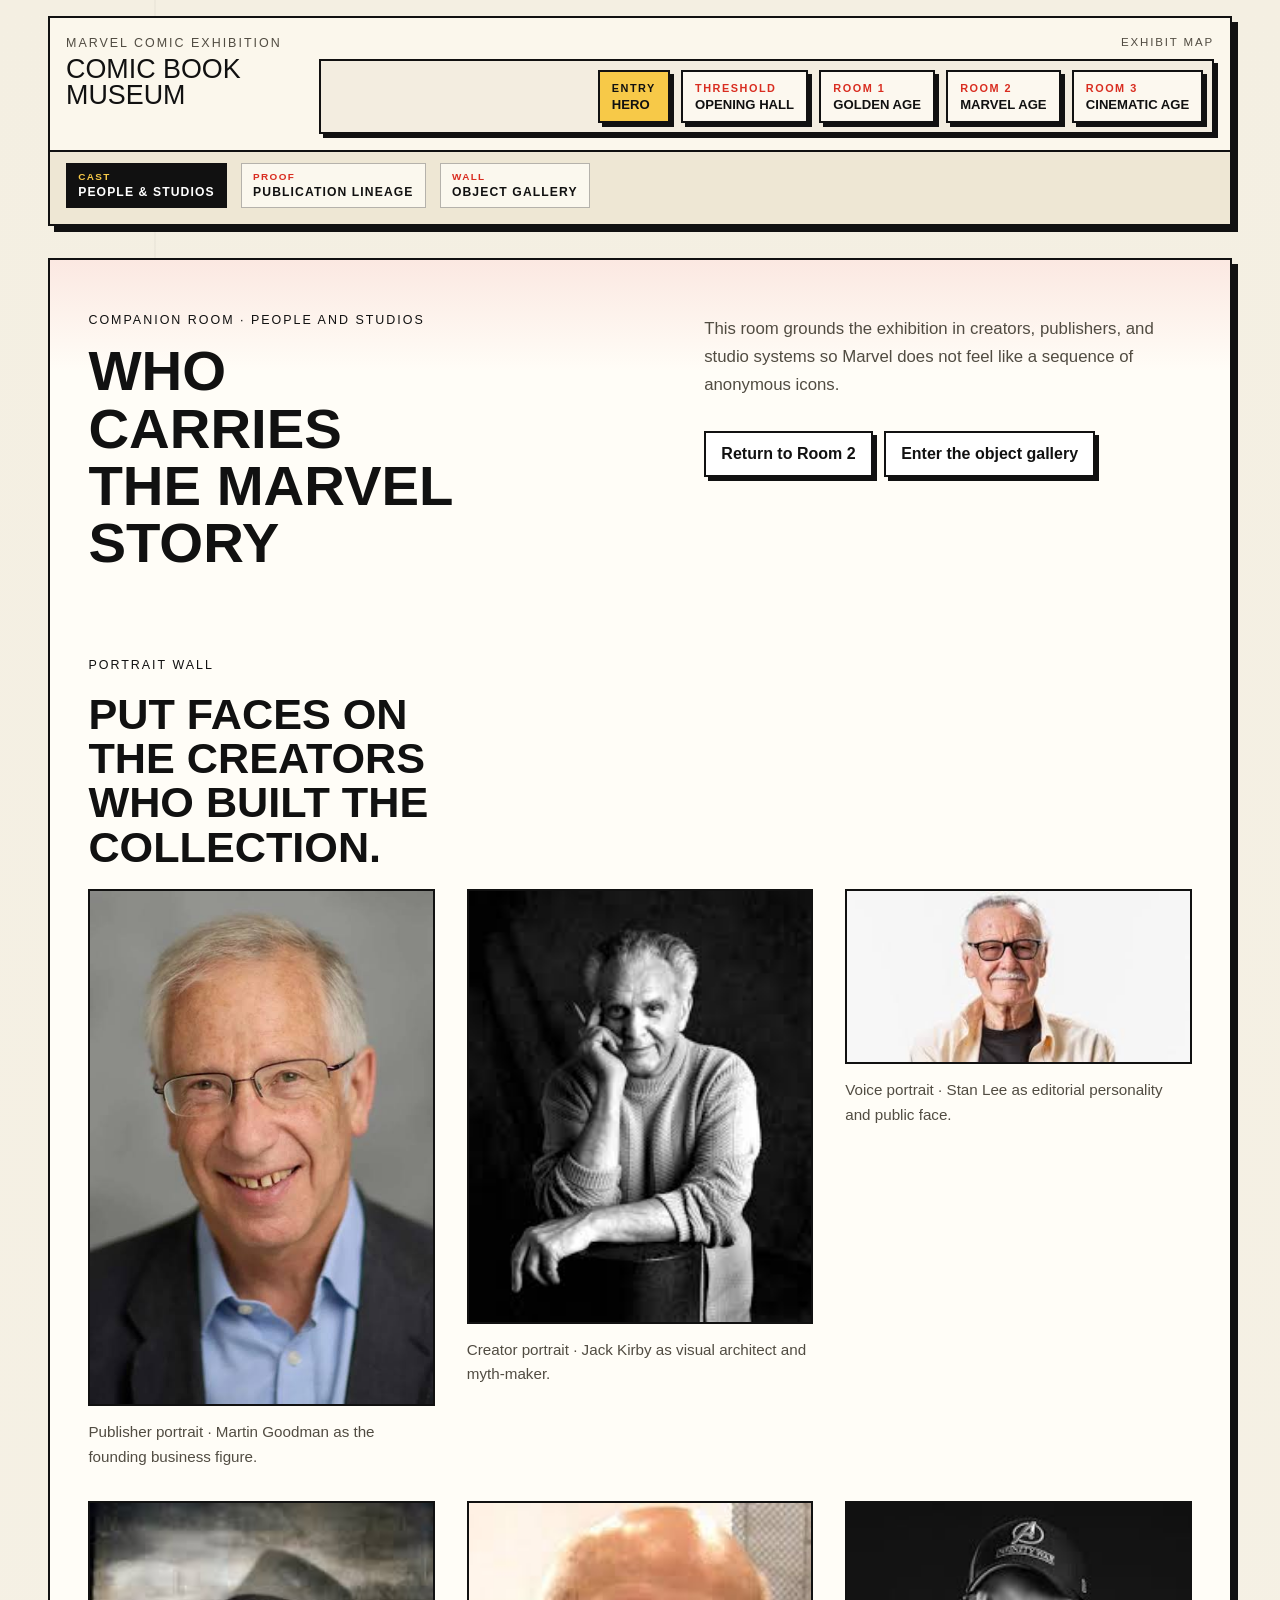
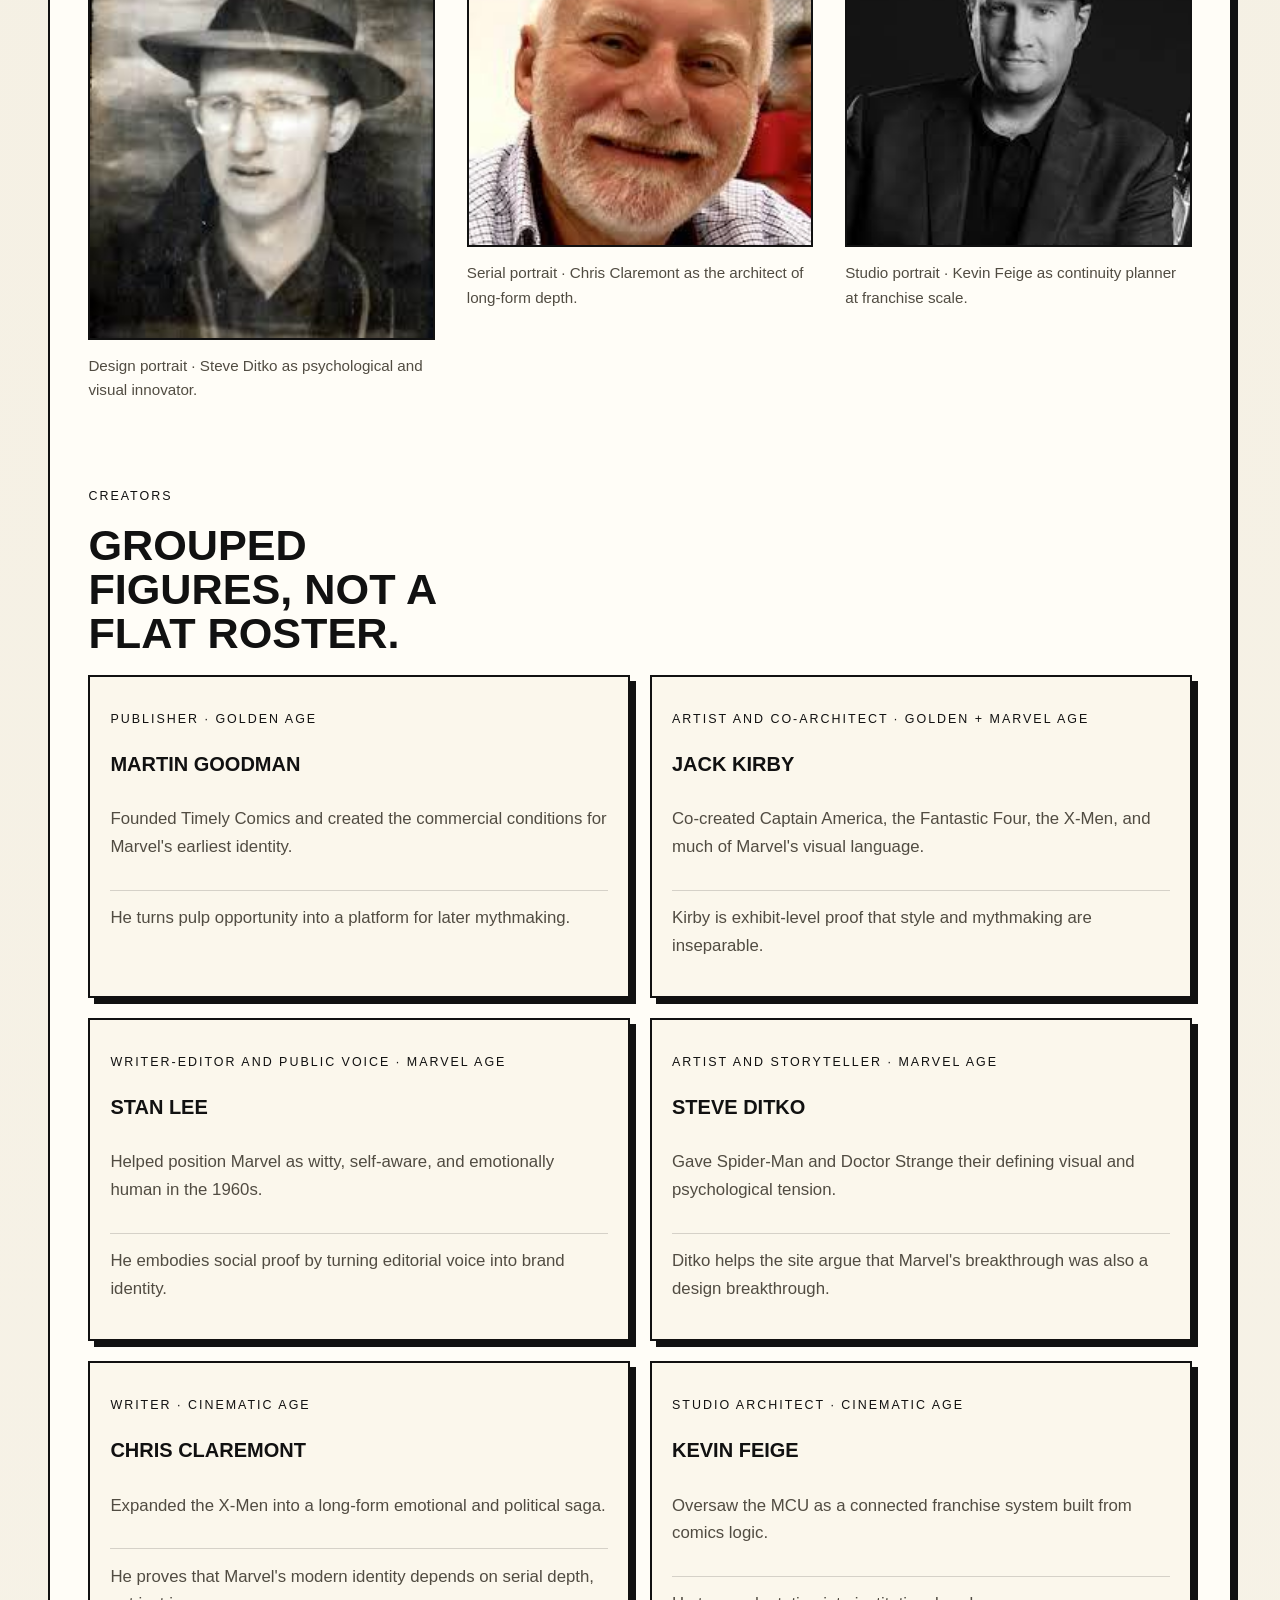
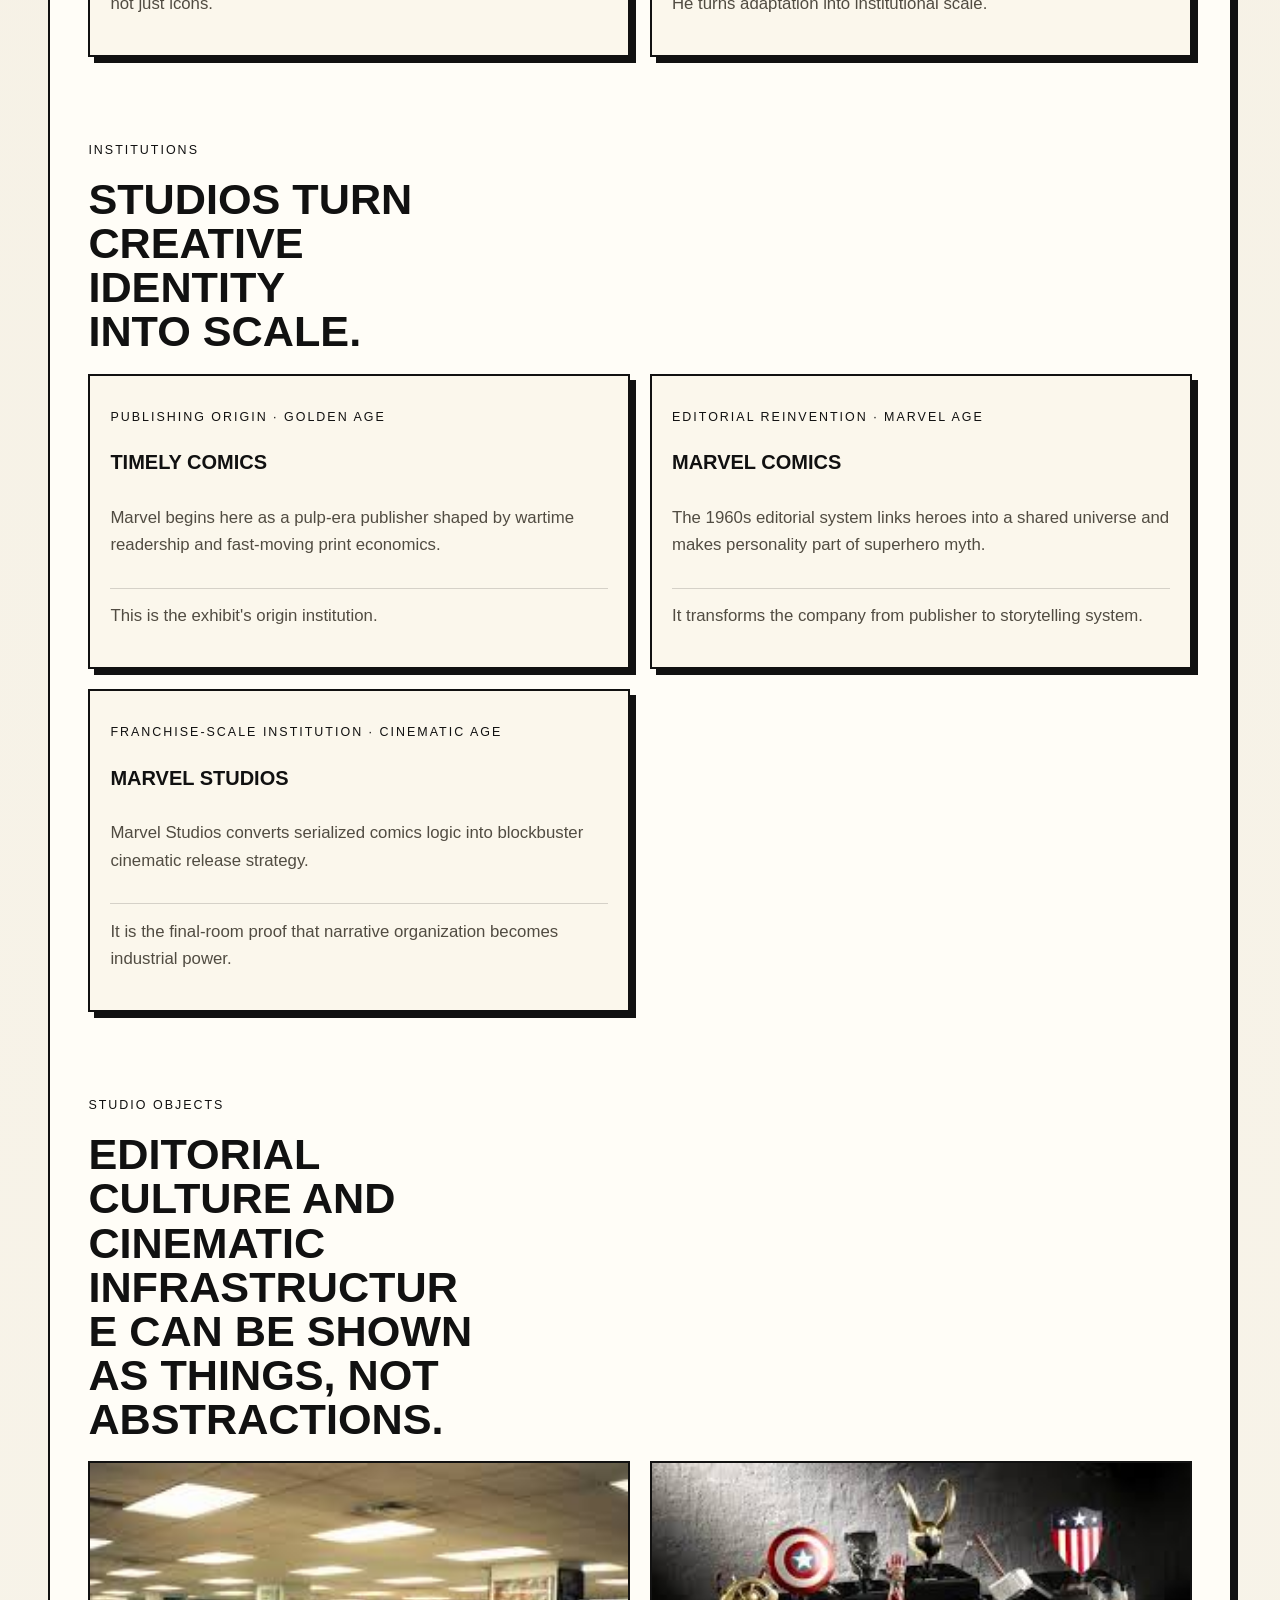
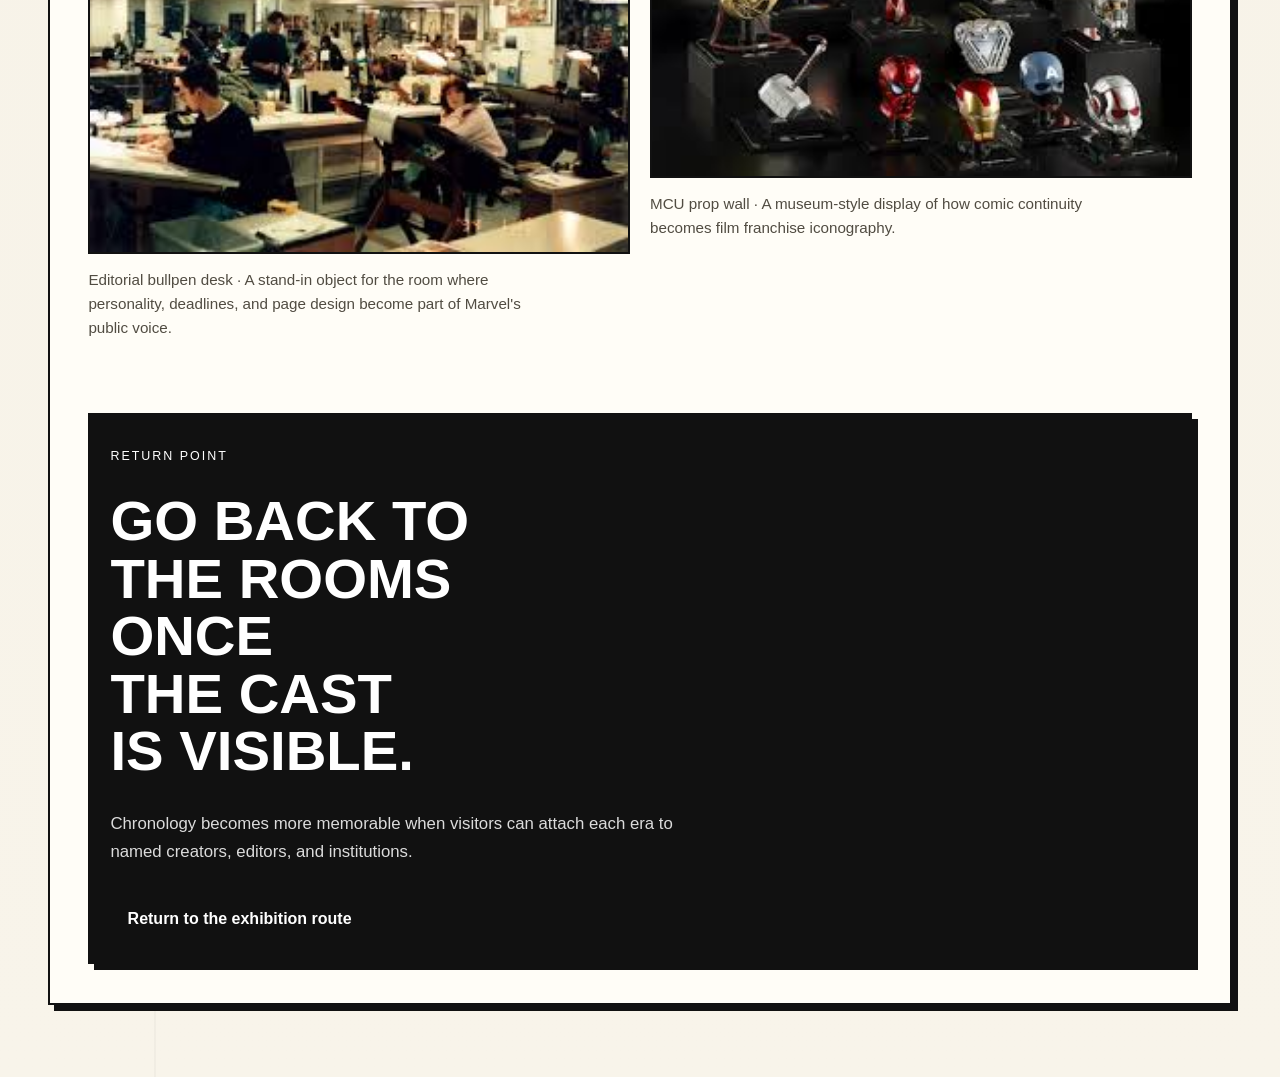
<file: docs/people-and-studios.html>
<!doctype html>
<html lang="en">
  <head>
    <meta charset="UTF-8" />
    <meta name="viewport" content="width=device-width, initial-scale=1.0" />
    <title>People &amp; Studios · Comic Book Museum</title>
    <link rel="stylesheet" href="styles.css" />
  </head>
  <body>
    <div class="site-shell">
      <header class="site-header">
        <div class="site-header__inner">
          <a class="site-brand" href="home.html">
            <span class="site-brand__eyebrow">Marvel Comic Exhibition</span>
            <span class="site-brand__title">Comic Book Museum</span>
          </a>
          <div class="site-directory">
            <p class="site-directory__label">Exhibit map</p>
            <nav
              class="site-nav site-nav--rooms"
              aria-label="Primary exhibit map"
            >
              <a class="room-tab room-tab--hero" href="index.html">
                <span class="room-tab__eyebrow">Entry</span>
                <span class="room-tab__title">Hero</span>
              </a>
              <a class="room-tab" href="home.html">
                <span class="room-tab__eyebrow">Threshold</span>
                <span class="room-tab__title">Opening hall</span>
              </a>
              <a class="room-tab" href="eras/golden-age.html">
                <span class="room-tab__eyebrow">Room 1</span>
                <span class="room-tab__title">Golden Age</span>
              </a>
              <a class="room-tab" href="eras/marvel-age.html">
                <span class="room-tab__eyebrow">Room 2</span>
                <span class="room-tab__title">Marvel Age</span>
              </a>
              <a class="room-tab" href="eras/cinematic-age.html">
                <span class="room-tab__eyebrow">Room 3</span>
                <span class="room-tab__title">Cinematic Age</span>
              </a>
            </nav>
          </div>
        </div>
        <div class="site-header__subnav" aria-label="Companion rooms">
          <a
            class="nav-chip"
            href="people-and-studios.html"
            aria-current="page"
          >
            <span class="nav-chip__eyebrow">Cast</span>
            <span class="nav-chip__title">People &amp; studios</span>
          </a>
          <a class="nav-chip" href="reading-maps/publication-lineage.html">
            <span class="nav-chip__eyebrow">Proof</span>
            <span class="nav-chip__title">Publication lineage</span>
          </a>
          <a class="nav-chip" href="guides/collection-highlights.html">
            <span class="nav-chip__eyebrow">Wall</span>
            <span class="nav-chip__title">Object gallery</span>
          </a>
        </div>
      </header>

      <main class="site-main">
        <article class="hero-panel theme-cast">
          <section class="chapter-hero">
            <div>
              <p class="section-heading__eyebrow">
                Companion room · People and studios
              </p>
              <h1 class="chapter-hero__title">Who carries the Marvel story</h1>
            </div>
            <div class="chapter-hero__support">
              <p class="chapter-hero__lede">
                This room grounds the exhibition in creators, publishers, and
                studio systems so Marvel does not feel like a sequence of
                anonymous icons.
              </p>
              <div class="chapter-hero__links">
                <a class="button-link" href="eras/marvel-age.html"
                  >Return to Room 2</a
                >
                <a class="button-link" href="guides/collection-highlights.html"
                  >Enter the object gallery</a
                >
              </div>
            </div>
          </section>

          <section class="chapter-section">
            <div class="section-heading">
              <p class="section-heading__eyebrow">Portrait wall</p>
              <h2 class="section-heading__title">
                Put faces on the creators who built the collection.
              </h2>
            </div>
            <div class="portrait-grid">
              <figure class="artifact-figure">
                <img
                  src="media/martin-goodman.jpeg"
                  alt="Illustrated portrait card for Martin Goodman"
                />
                <figcaption>
                  Publisher portrait · Martin Goodman as the founding business
                  figure.
                </figcaption>
              </figure>
              <figure class="artifact-figure">
                <img
                  src="media/jack-kirby.jpeg"
                  alt="Illustrated portrait card for Jack Kirby"
                />
                <figcaption>
                  Creator portrait · Jack Kirby as visual architect and
                  myth-maker.
                </figcaption>
              </figure>
              <figure class="artifact-figure">
                <img
                  src="media/stan-lee.jpeg"
                  alt="Illustrated portrait card for Stan Lee"
                />
                <figcaption>
                  Voice portrait · Stan Lee as editorial personality and public
                  face.
                </figcaption>
              </figure>
              <figure class="artifact-figure">
                <img
                  src="media/steve-ditko.jpeg"
                  alt="Illustrated portrait card for Steve Ditko"
                />
                <figcaption>
                  Design portrait · Steve Ditko as psychological and visual
                  innovator.
                </figcaption>
              </figure>
              <figure class="artifact-figure">
                <img
                  src="media/chris-claremont.jpeg"
                  alt="Illustrated portrait card for Chris Claremont"
                />
                <figcaption>
                  Serial portrait · Chris Claremont as the architect of
                  long-form depth.
                </figcaption>
              </figure>
              <figure class="artifact-figure">
                <img
                  src="media/kevin-feige.jpeg"
                  alt="Illustrated portrait card for Kevin Feige"
                />
                <figcaption>
                  Studio portrait · Kevin Feige as continuity planner at
                  franchise scale.
                </figcaption>
              </figure>
            </div>
          </section>

          <section class="chapter-section">
            <div class="section-heading">
              <p class="section-heading__eyebrow">Creators</p>
              <h2 class="section-heading__title">
                Grouped figures, not a flat roster.
              </h2>
            </div>
            <div class="content-grid">
              <article class="content-card">
                <p class="content-card__meta">Publisher · Golden Age</p>
                <h3 class="content-card__title">Martin Goodman</h3>
                <p class="content-card__description">
                  Founded Timely Comics and created the commercial conditions
                  for Marvel's earliest identity.
                </p>
                <p class="content-card__footer">
                  He turns pulp opportunity into a platform for later
                  mythmaking.
                </p>
              </article>
              <article class="content-card">
                <p class="content-card__meta">
                  Artist and co-architect · Golden + Marvel Age
                </p>
                <h3 class="content-card__title">Jack Kirby</h3>
                <p class="content-card__description">
                  Co-created Captain America, the Fantastic Four, the X-Men, and
                  much of Marvel's visual language.
                </p>
                <p class="content-card__footer">
                  Kirby is exhibit-level proof that style and mythmaking are
                  inseparable.
                </p>
              </article>
              <article class="content-card">
                <p class="content-card__meta">
                  Writer-editor and public voice · Marvel Age
                </p>
                <h3 class="content-card__title">Stan Lee</h3>
                <p class="content-card__description">
                  Helped position Marvel as witty, self-aware, and emotionally
                  human in the 1960s.
                </p>
                <p class="content-card__footer">
                  He embodies social proof by turning editorial voice into brand
                  identity.
                </p>
              </article>
              <article class="content-card">
                <p class="content-card__meta">
                  Artist and storyteller · Marvel Age
                </p>
                <h3 class="content-card__title">Steve Ditko</h3>
                <p class="content-card__description">
                  Gave Spider-Man and Doctor Strange their defining visual and
                  psychological tension.
                </p>
                <p class="content-card__footer">
                  Ditko helps the site argue that Marvel's breakthrough was also
                  a design breakthrough.
                </p>
              </article>
              <article class="content-card">
                <p class="content-card__meta">Writer · Cinematic Age</p>
                <h3 class="content-card__title">Chris Claremont</h3>
                <p class="content-card__description">
                  Expanded the X-Men into a long-form emotional and political
                  saga.
                </p>
                <p class="content-card__footer">
                  He proves that Marvel's modern identity depends on serial
                  depth, not just icons.
                </p>
              </article>
              <article class="content-card">
                <p class="content-card__meta">
                  Studio architect · Cinematic Age
                </p>
                <h3 class="content-card__title">Kevin Feige</h3>
                <p class="content-card__description">
                  Oversaw the MCU as a connected franchise system built from
                  comics logic.
                </p>
                <p class="content-card__footer">
                  He turns adaptation into institutional scale.
                </p>
              </article>
            </div>
          </section>

          <section class="chapter-section">
            <div class="section-heading">
              <p class="section-heading__eyebrow">Institutions</p>
              <h2 class="section-heading__title">
                Studios turn creative identity into scale.
              </h2>
            </div>
            <div class="content-grid">
              <article class="content-card">
                <p class="content-card__meta">Publishing origin · Golden Age</p>
                <h3 class="content-card__title">Timely Comics</h3>
                <p class="content-card__description">
                  Marvel begins here as a pulp-era publisher shaped by wartime
                  readership and fast-moving print economics.
                </p>
                <p class="content-card__footer">
                  This is the exhibit's origin institution.
                </p>
              </article>
              <article class="content-card">
                <p class="content-card__meta">
                  Editorial reinvention · Marvel Age
                </p>
                <h3 class="content-card__title">Marvel Comics</h3>
                <p class="content-card__description">
                  The 1960s editorial system links heroes into a shared universe
                  and makes personality part of superhero myth.
                </p>
                <p class="content-card__footer">
                  It transforms the company from publisher to storytelling
                  system.
                </p>
              </article>
              <article class="content-card">
                <p class="content-card__meta">
                  Franchise-scale institution · Cinematic Age
                </p>
                <h3 class="content-card__title">Marvel Studios</h3>
                <p class="content-card__description">
                  Marvel Studios converts serialized comics logic into
                  blockbuster cinematic release strategy.
                </p>
                <p class="content-card__footer">
                  It is the final-room proof that narrative organization becomes
                  industrial power.
                </p>
              </article>
            </div>
          </section>

          <section class="chapter-section">
            <div class="section-heading">
              <p class="section-heading__eyebrow">Studio objects</p>
              <h2 class="section-heading__title">
                Editorial culture and cinematic infrastructure can be shown as
                things, not abstractions.
              </h2>
            </div>
            <div class="artifact-grid">
              <figure class="artifact-figure">
                <img
                  src="media/bullpen-desk.jpeg"
                  alt="Illustrated editorial bullpen desk with pages and lamp"
                />
                <figcaption>
                  Editorial bullpen desk · A stand-in object for the room where
                  personality, deadlines, and page design become part of
                  Marvel's public voice.
                </figcaption>
              </figure>
              <figure class="artifact-figure">
                <img
                  src="media/mcu-prop-wall.jpeg"
                  alt="Illustrated museum prop wall of cinematic helmets and armor"
                />
                <figcaption>
                  MCU prop wall · A museum-style display of how comic continuity
                  becomes film franchise iconography.
                </figcaption>
              </figure>
            </div>
          </section>

          <section class="transition-block">
            <p class="transition-block__eyebrow">Return point</p>
            <h2 class="transition-block__title">
              Go back to the rooms once the cast is visible.
            </h2>
            <p class="transition-block__copy">
              Chronology becomes more memorable when visitors can attach each
              era to named creators, editors, and institutions.
            </p>
            <div class="button-row">
              <a
                class="button-link button-link--dark"
                href="eras/golden-age.html"
                >Return to the exhibition route</a
              >
            </div>
          </section>
        </article>
      </main>
    </div>
  </body>
</html>
</file>
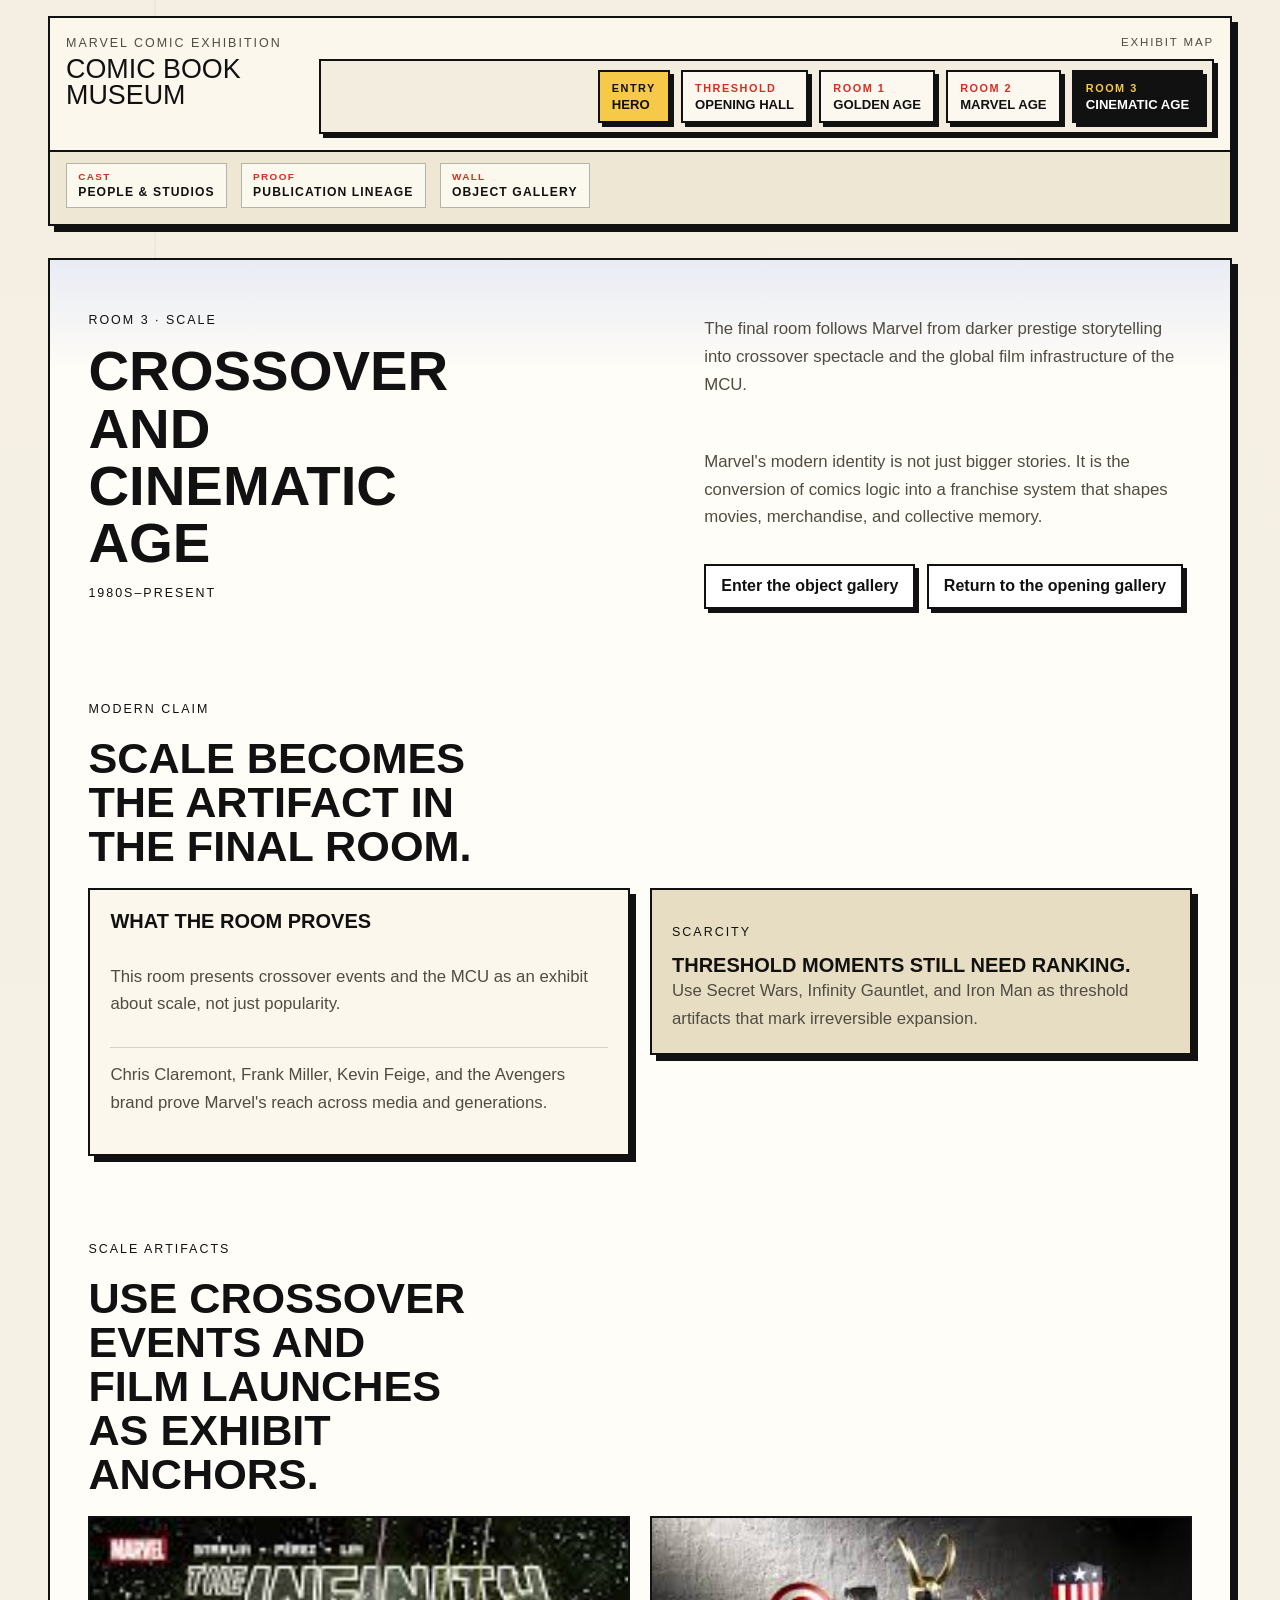
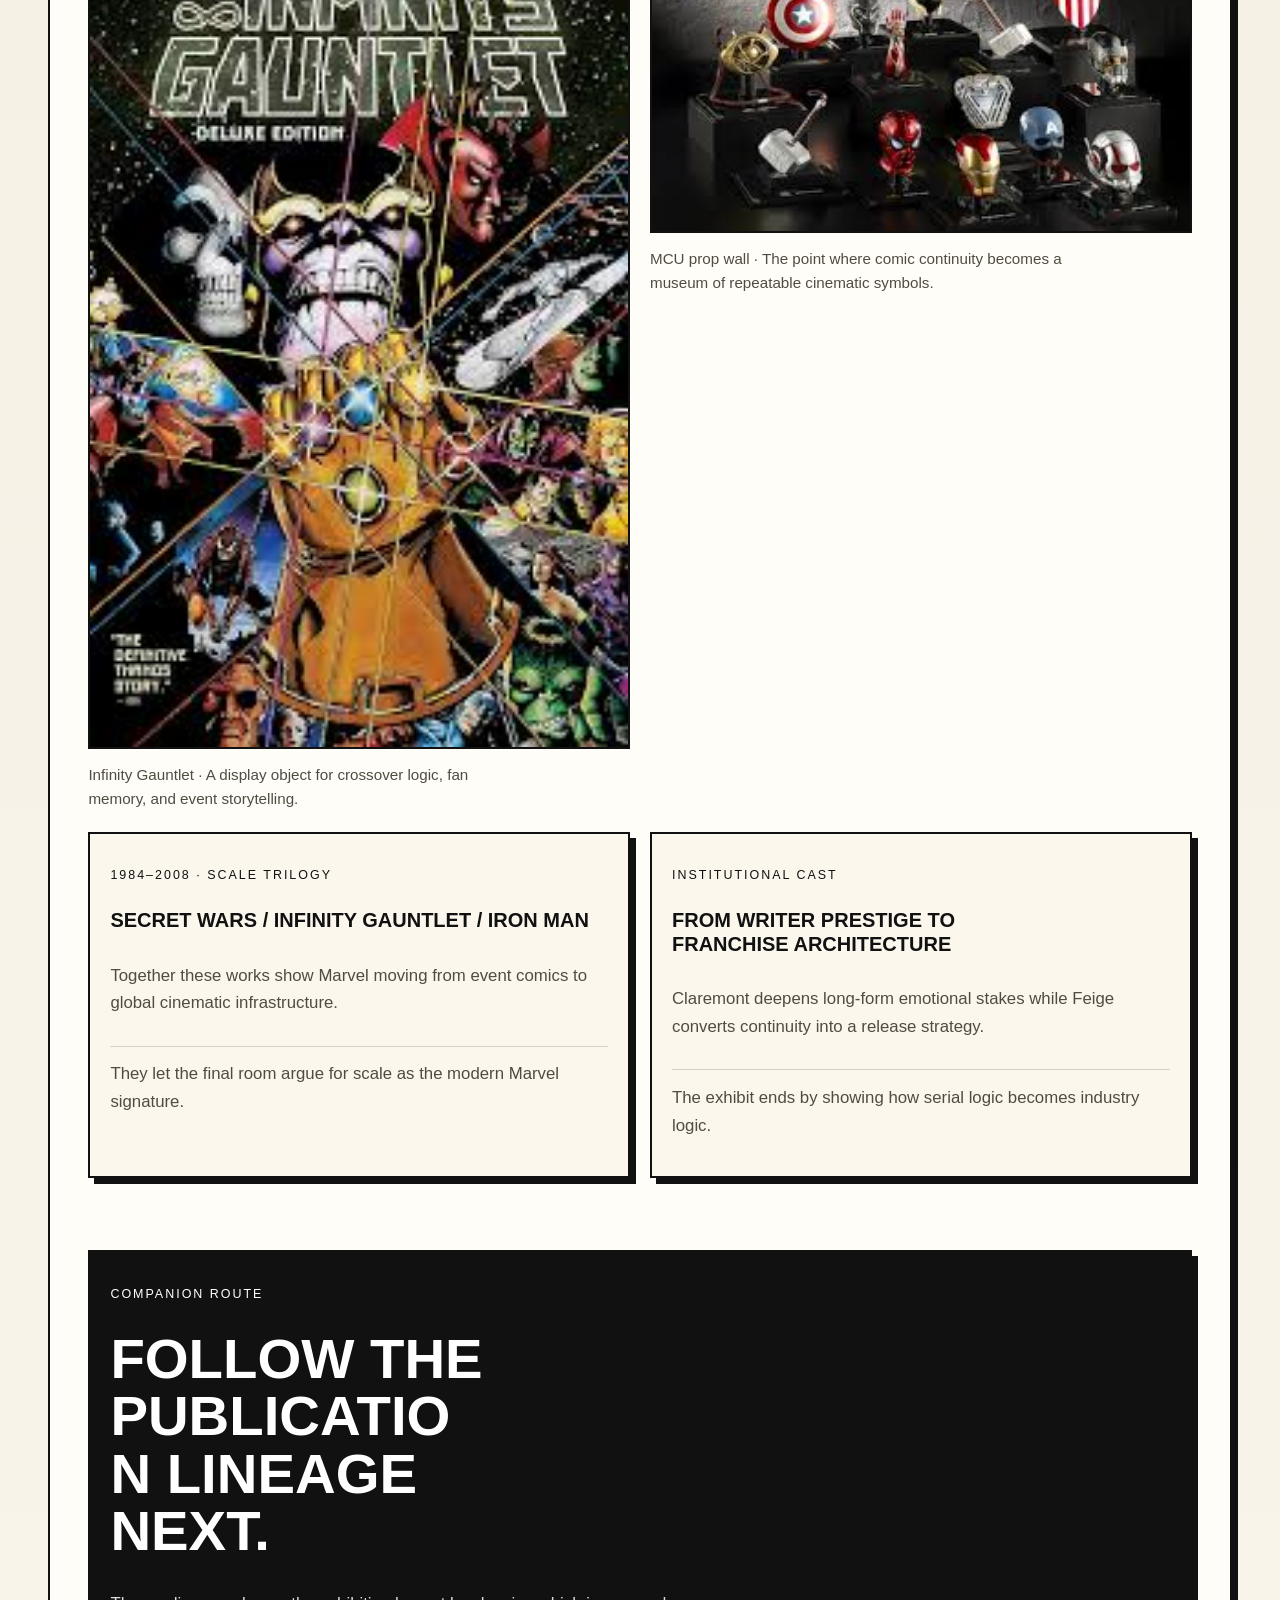
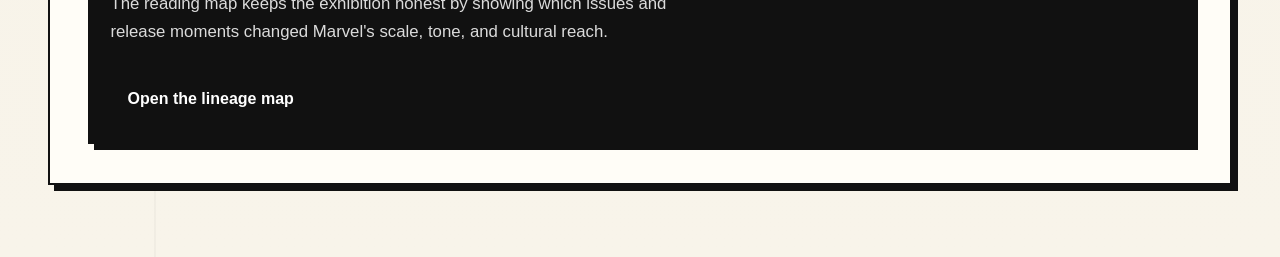
<file: docs/eras/cinematic-age.html>
<!doctype html>
<html lang="en">
  <head>
    <meta charset="UTF-8" />
    <meta name="viewport" content="width=device-width, initial-scale=1.0" />
    <title>Crossover and Cinematic Age · Comic Book Museum</title>
    <link rel="stylesheet" href="../styles.css" />
  </head>
  <body>
    <div class="site-shell">
      <header class="site-header">
        <div class="site-header__inner">
          <a class="site-brand" href="../home.html">
            <span class="site-brand__eyebrow">Marvel Comic Exhibition</span>
            <span class="site-brand__title">Comic Book Museum</span>
          </a>
          <div class="site-directory">
            <p class="site-directory__label">Exhibit map</p>
            <nav
              class="site-nav site-nav--rooms"
              aria-label="Primary exhibit map"
            >
              <a class="room-tab room-tab--hero" href="../index.html">
                <span class="room-tab__eyebrow">Entry</span>
                <span class="room-tab__title">Hero</span>
              </a>
              <a class="room-tab" href="../home.html">
                <span class="room-tab__eyebrow">Threshold</span>
                <span class="room-tab__title">Opening hall</span>
              </a>
              <a class="room-tab" href="golden-age.html">
                <span class="room-tab__eyebrow">Room 1</span>
                <span class="room-tab__title">Golden Age</span>
              </a>
              <a class="room-tab" href="marvel-age.html">
                <span class="room-tab__eyebrow">Room 2</span>
                <span class="room-tab__title">Marvel Age</span>
              </a>
              <a class="room-tab" href="cinematic-age.html" aria-current="page">
                <span class="room-tab__eyebrow">Room 3</span>
                <span class="room-tab__title">Cinematic Age</span>
              </a>
            </nav>
          </div>
        </div>
        <div class="site-header__subnav" aria-label="Companion rooms">
          <a class="nav-chip" href="../people-and-studios.html">
            <span class="nav-chip__eyebrow">Cast</span>
            <span class="nav-chip__title">People &amp; studios</span>
          </a>
          <a class="nav-chip" href="../reading-maps/publication-lineage.html">
            <span class="nav-chip__eyebrow">Proof</span>
            <span class="nav-chip__title">Publication lineage</span>
          </a>
          <a class="nav-chip" href="../guides/collection-highlights.html">
            <span class="nav-chip__eyebrow">Wall</span>
            <span class="nav-chip__title">Object gallery</span>
          </a>
        </div>
      </header>

      <main class="site-main">
        <article class="hero-panel theme-cinematic">
          <section class="chapter-hero">
            <div>
              <p class="section-heading__eyebrow">Room 3 · Scale</p>
              <h1 class="chapter-hero__title">Crossover and Cinematic Age</h1>
              <p class="chapter-hero__period">1980s–Present</p>
            </div>
            <div class="chapter-hero__support">
              <p class="chapter-hero__lede">
                The final room follows Marvel from darker prestige storytelling
                into crossover spectacle and the global film infrastructure of
                the MCU.
              </p>
              <p class="copy">
                Marvel's modern identity is not just bigger stories. It is the
                conversion of comics logic into a franchise system that shapes
                movies, merchandise, and collective memory.
              </p>
              <div class="chapter-hero__links">
                <a
                  class="button-link"
                  href="../guides/collection-highlights.html"
                  >Enter the object gallery</a
                >
                <a class="button-link" href="../home.html"
                  >Return to the opening gallery</a
                >
              </div>
            </div>
          </section>

          <section class="chapter-section">
            <div class="section-heading">
              <p class="section-heading__eyebrow">Modern claim</p>
              <h2 class="section-heading__title">
                Scale becomes the artifact in the final room.
              </h2>
            </div>
            <div class="dual-column">
              <div class="content-card">
                <h3 class="content-card__title">What the room proves</h3>
                <p class="content-card__description">
                  This room presents crossover events and the MCU as an exhibit
                  about scale, not just popularity.
                </p>
                <p class="content-card__footer">
                  Chris Claremont, Frank Miller, Kevin Feige, and the Avengers
                  brand prove Marvel's reach across media and generations.
                </p>
              </div>
              <aside class="editorial-aside">
                <p class="editorial-aside__label">Scarcity</p>
                <h3 class="editorial-aside__title">
                  Threshold moments still need ranking.
                </h3>
                <div class="editorial-aside__body">
                  Use Secret Wars, Infinity Gauntlet, and Iron Man as threshold
                  artifacts that mark irreversible expansion.
                </div>
              </aside>
            </div>
          </section>

          <section class="chapter-section">
            <div class="section-heading">
              <p class="section-heading__eyebrow">Scale artifacts</p>
              <h2 class="section-heading__title">
                Use crossover events and film launches as exhibit anchors.
              </h2>
            </div>
            <div class="artifact-grid">
              <figure class="artifact-figure">
                <img
                  src="../media/infinity-gauntlet.jpeg"
                  alt="Illustrated Infinity Gauntlet displayed on a museum pedestal"
                />
                <figcaption>
                  Infinity Gauntlet · A display object for crossover logic, fan
                  memory, and event storytelling.
                </figcaption>
              </figure>
              <figure class="artifact-figure">
                <img
                  src="../media/mcu-prop-wall.jpeg"
                  alt="Illustrated museum prop wall of cinematic helmets and armor"
                />
                <figcaption>
                  MCU prop wall · The point where comic continuity becomes a
                  museum of repeatable cinematic symbols.
                </figcaption>
              </figure>
            </div>
            <div class="content-grid">
              <article class="content-card">
                <p class="content-card__meta">1984–2008 · Scale trilogy</p>
                <h3 class="content-card__title">
                  Secret Wars / Infinity Gauntlet / Iron Man
                </h3>
                <p class="content-card__description">
                  Together these works show Marvel moving from event comics to
                  global cinematic infrastructure.
                </p>
                <p class="content-card__footer">
                  They let the final room argue for scale as the modern Marvel
                  signature.
                </p>
              </article>
              <article class="content-card">
                <p class="content-card__meta">Institutional cast</p>
                <h3 class="content-card__title">
                  From writer prestige to franchise architecture
                </h3>
                <p class="content-card__description">
                  Claremont deepens long-form emotional stakes while Feige
                  converts continuity into a release strategy.
                </p>
                <p class="content-card__footer">
                  The exhibit ends by showing how serial logic becomes industry
                  logic.
                </p>
              </article>
            </div>
          </section>

          <section class="transition-block">
            <p class="transition-block__eyebrow">Companion route</p>
            <h2 class="transition-block__title">
              Follow the publication lineage next.
            </h2>
            <p class="transition-block__copy">
              The reading map keeps the exhibition honest by showing which
              issues and release moments changed Marvel's scale, tone, and
              cultural reach.
            </p>
            <div class="button-row">
              <a
                class="button-link button-link--dark"
                href="../reading-maps/publication-lineage.html"
                >Open the lineage map</a
              >
            </div>
          </section>
        </article>
      </main>
    </div>
  </body>
</html>
</file>
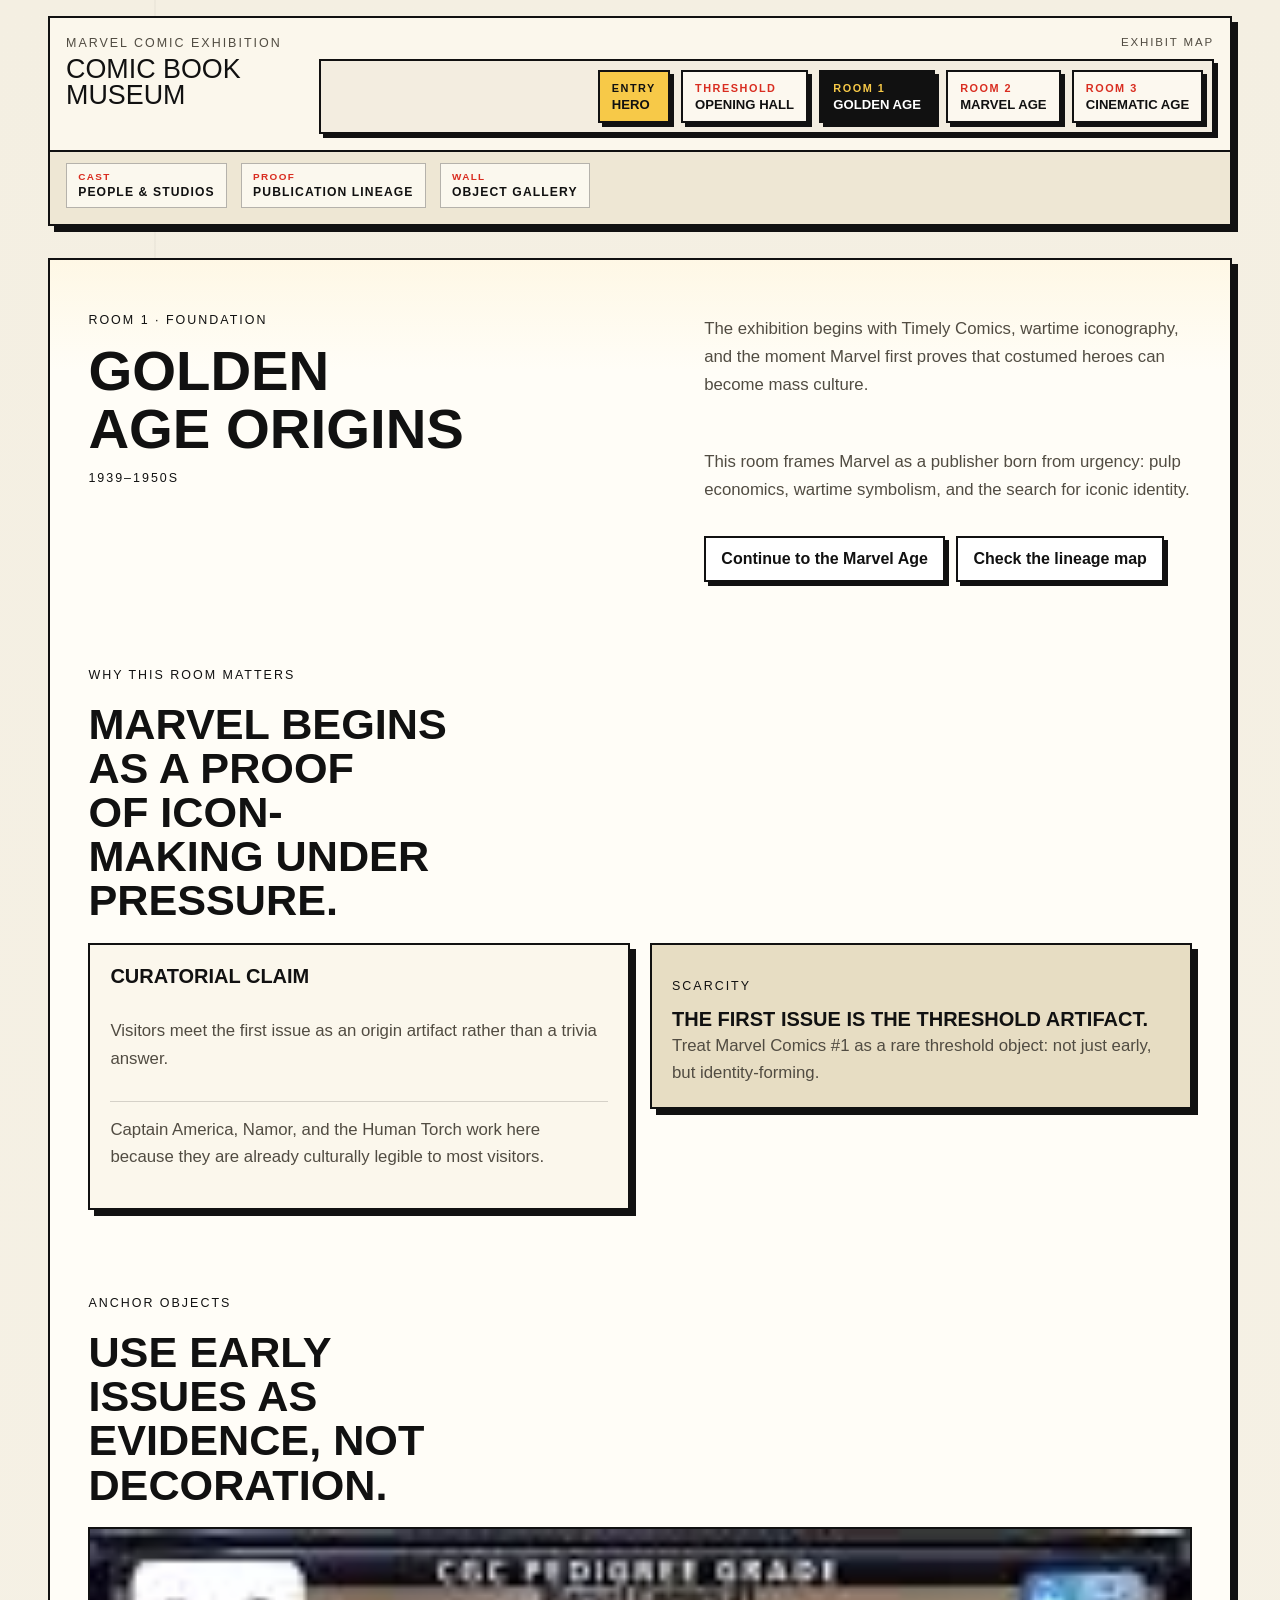
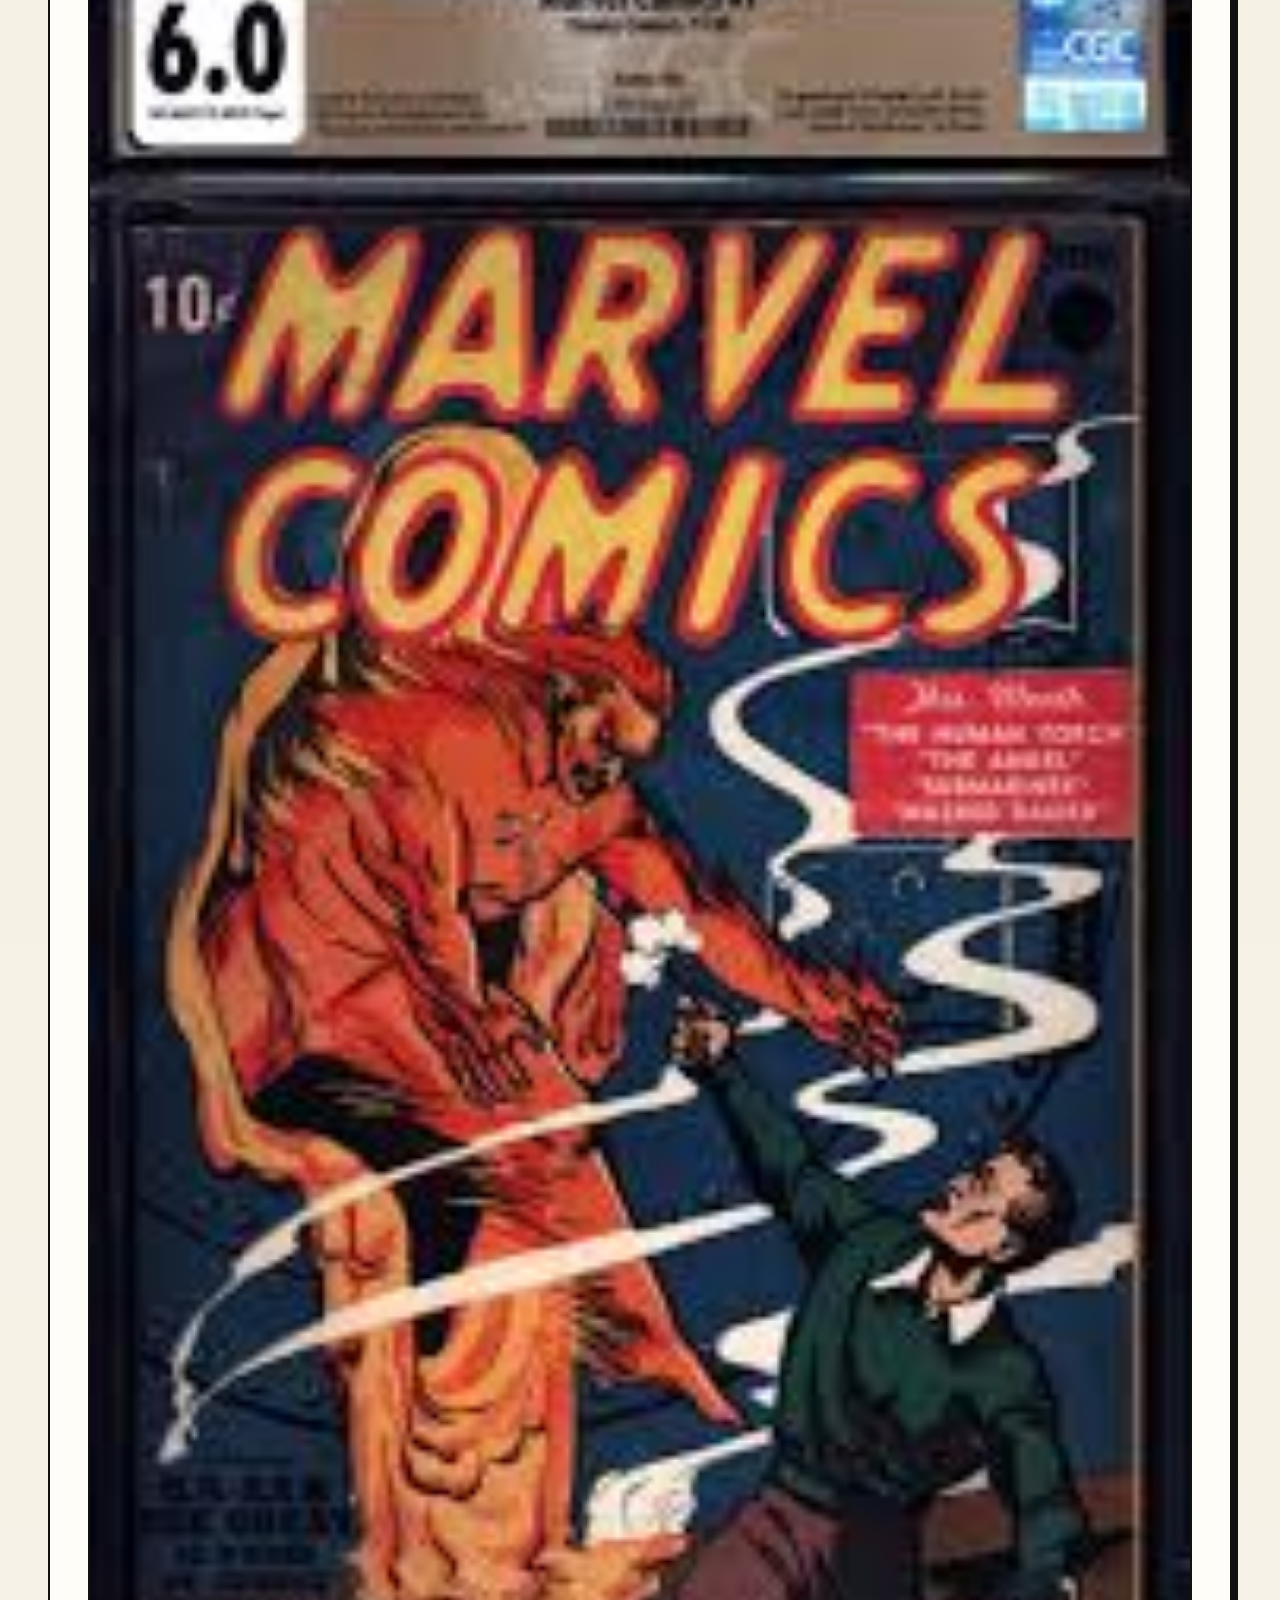
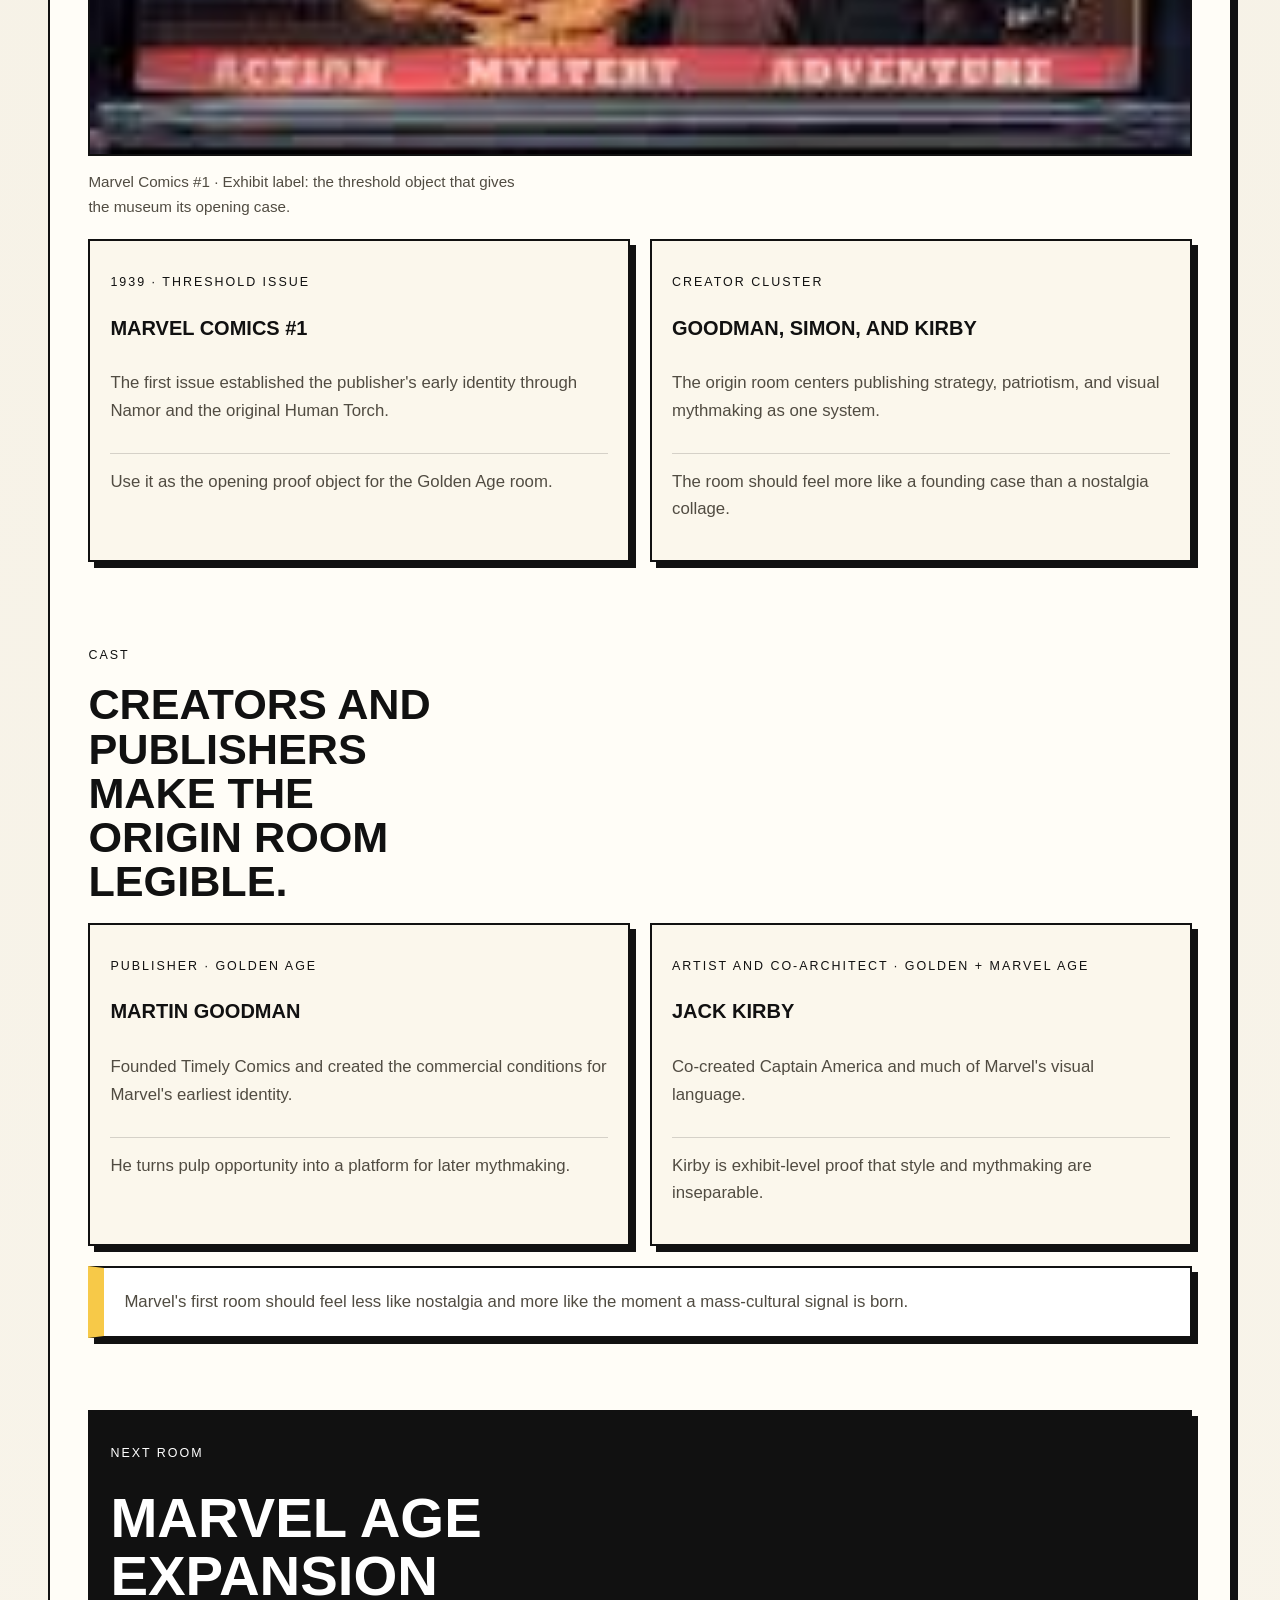
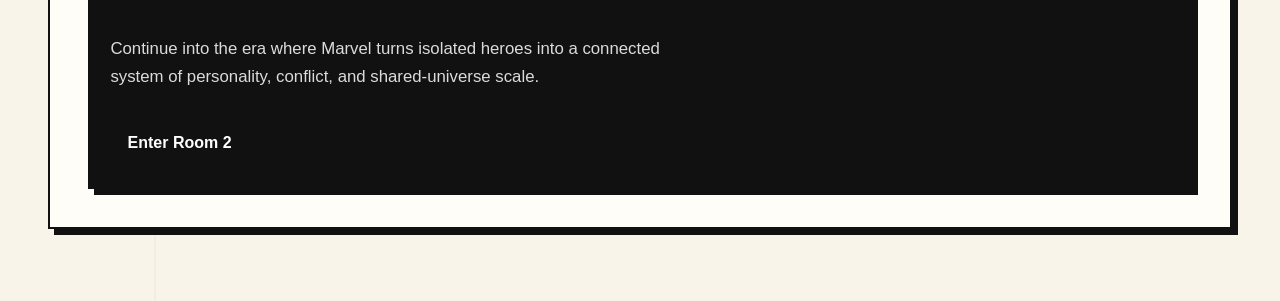
<file: docs/eras/golden-age.html>
<!doctype html>
<html lang="en">
  <head>
    <meta charset="UTF-8" />
    <meta name="viewport" content="width=device-width, initial-scale=1.0" />
    <title>Golden Age Origins · Comic Book Museum</title>
    <link rel="stylesheet" href="../styles.css" />
  </head>
  <body>
    <div class="site-shell">
      <header class="site-header">
        <div class="site-header__inner">
          <a class="site-brand" href="../home.html">
            <span class="site-brand__eyebrow">Marvel Comic Exhibition</span>
            <span class="site-brand__title">Comic Book Museum</span>
          </a>
          <div class="site-directory">
            <p class="site-directory__label">Exhibit map</p>
            <nav
              class="site-nav site-nav--rooms"
              aria-label="Primary exhibit map"
            >
              <a class="room-tab room-tab--hero" href="../index.html">
                <span class="room-tab__eyebrow">Entry</span>
                <span class="room-tab__title">Hero</span>
              </a>
              <a class="room-tab" href="../home.html">
                <span class="room-tab__eyebrow">Threshold</span>
                <span class="room-tab__title">Opening hall</span>
              </a>
              <a class="room-tab" href="golden-age.html" aria-current="page">
                <span class="room-tab__eyebrow">Room 1</span>
                <span class="room-tab__title">Golden Age</span>
              </a>
              <a class="room-tab" href="marvel-age.html">
                <span class="room-tab__eyebrow">Room 2</span>
                <span class="room-tab__title">Marvel Age</span>
              </a>
              <a class="room-tab" href="cinematic-age.html">
                <span class="room-tab__eyebrow">Room 3</span>
                <span class="room-tab__title">Cinematic Age</span>
              </a>
            </nav>
          </div>
        </div>
        <div class="site-header__subnav" aria-label="Companion rooms">
          <a class="nav-chip" href="../people-and-studios.html">
            <span class="nav-chip__eyebrow">Cast</span>
            <span class="nav-chip__title">People &amp; studios</span>
          </a>
          <a class="nav-chip" href="../reading-maps/publication-lineage.html">
            <span class="nav-chip__eyebrow">Proof</span>
            <span class="nav-chip__title">Publication lineage</span>
          </a>
          <a class="nav-chip" href="../guides/collection-highlights.html">
            <span class="nav-chip__eyebrow">Wall</span>
            <span class="nav-chip__title">Object gallery</span>
          </a>
        </div>
      </header>

      <main class="site-main">
        <article class="hero-panel theme-golden">
          <section class="chapter-hero">
            <div>
              <p class="section-heading__eyebrow">Room 1 · Foundation</p>
              <h1 class="chapter-hero__title">Golden Age Origins</h1>
              <p class="chapter-hero__period">1939–1950s</p>
            </div>
            <div class="chapter-hero__support">
              <p class="chapter-hero__lede">
                The exhibition begins with Timely Comics, wartime iconography,
                and the moment Marvel first proves that costumed heroes can
                become mass culture.
              </p>
              <p class="copy">
                This room frames Marvel as a publisher born from urgency: pulp
                economics, wartime symbolism, and the search for iconic
                identity.
              </p>
              <div class="chapter-hero__links">
                <a class="button-link" href="marvel-age.html"
                  >Continue to the Marvel Age</a
                >
                <a
                  class="button-link"
                  href="../reading-maps/publication-lineage.html"
                  >Check the lineage map</a
                >
              </div>
            </div>
          </section>

          <section class="chapter-section">
            <div class="section-heading">
              <p class="section-heading__eyebrow">Why this room matters</p>
              <h2 class="section-heading__title">
                Marvel begins as a proof of icon-making under pressure.
              </h2>
            </div>
            <div class="dual-column">
              <div class="content-card">
                <h3 class="content-card__title">Curatorial claim</h3>
                <p class="content-card__description">
                  Visitors meet the first issue as an origin artifact rather
                  than a trivia answer.
                </p>
                <p class="content-card__footer">
                  Captain America, Namor, and the Human Torch work here because
                  they are already culturally legible to most visitors.
                </p>
              </div>
              <aside class="editorial-aside">
                <p class="editorial-aside__label">Scarcity</p>
                <h3 class="editorial-aside__title">
                  The first issue is the threshold artifact.
                </h3>
                <div class="editorial-aside__body">
                  Treat Marvel Comics #1 as a rare threshold object: not just
                  early, but identity-forming.
                </div>
              </aside>
            </div>
          </section>

          <section class="chapter-section">
            <div class="section-heading">
              <p class="section-heading__eyebrow">Anchor objects</p>
              <h2 class="section-heading__title">
                Use early issues as evidence, not decoration.
              </h2>
            </div>
            <figure class="artifact-figure artifact-figure--wide">
              <img
                src="../media/marvel-comics-1.jpeg"
                alt="Illustrated museum display of Marvel Comics number 1 in a protective sleeve"
              />
              <figcaption>
                Marvel Comics #1 · Exhibit label: the threshold object that
                gives the museum its opening case.
              </figcaption>
            </figure>
            <div class="content-grid">
              <article class="content-card">
                <p class="content-card__meta">1939 · Threshold issue</p>
                <h3 class="content-card__title">Marvel Comics #1</h3>
                <p class="content-card__description">
                  The first issue established the publisher's early identity
                  through Namor and the original Human Torch.
                </p>
                <p class="content-card__footer">
                  Use it as the opening proof object for the Golden Age room.
                </p>
              </article>
              <article class="content-card">
                <p class="content-card__meta">Creator cluster</p>
                <h3 class="content-card__title">Goodman, Simon, and Kirby</h3>
                <p class="content-card__description">
                  The origin room centers publishing strategy, patriotism, and
                  visual mythmaking as one system.
                </p>
                <p class="content-card__footer">
                  The room should feel more like a founding case than a
                  nostalgia collage.
                </p>
              </article>
            </div>
          </section>

          <section class="chapter-section">
            <div class="section-heading">
              <p class="section-heading__eyebrow">Cast</p>
              <h2 class="section-heading__title">
                Creators and publishers make the origin room legible.
              </h2>
            </div>
            <div class="content-grid">
              <article class="content-card">
                <p class="content-card__meta">Publisher · Golden Age</p>
                <h3 class="content-card__title">Martin Goodman</h3>
                <p class="content-card__description">
                  Founded Timely Comics and created the commercial conditions
                  for Marvel's earliest identity.
                </p>
                <p class="content-card__footer">
                  He turns pulp opportunity into a platform for later
                  mythmaking.
                </p>
              </article>
              <article class="content-card">
                <p class="content-card__meta">
                  Artist and co-architect · Golden + Marvel Age
                </p>
                <h3 class="content-card__title">Jack Kirby</h3>
                <p class="content-card__description">
                  Co-created Captain America and much of Marvel's visual
                  language.
                </p>
                <p class="content-card__footer">
                  Kirby is exhibit-level proof that style and mythmaking are
                  inseparable.
                </p>
              </article>
            </div>
            <blockquote class="quote-block">
              Marvel's first room should feel less like nostalgia and more like
              the moment a mass-cultural signal is born.
            </blockquote>
          </section>

          <section class="transition-block">
            <p class="transition-block__eyebrow">Next room</p>
            <h2 class="transition-block__title">Marvel Age Expansion</h2>
            <p class="transition-block__copy">
              Continue into the era where Marvel turns isolated heroes into a
              connected system of personality, conflict, and shared-universe
              scale.
            </p>
            <div class="button-row">
              <a class="button-link button-link--dark" href="marvel-age.html"
                >Enter Room 2</a
              >
            </div>
          </section>
        </article>
      </main>
    </div>
  </body>
</html>
</file>
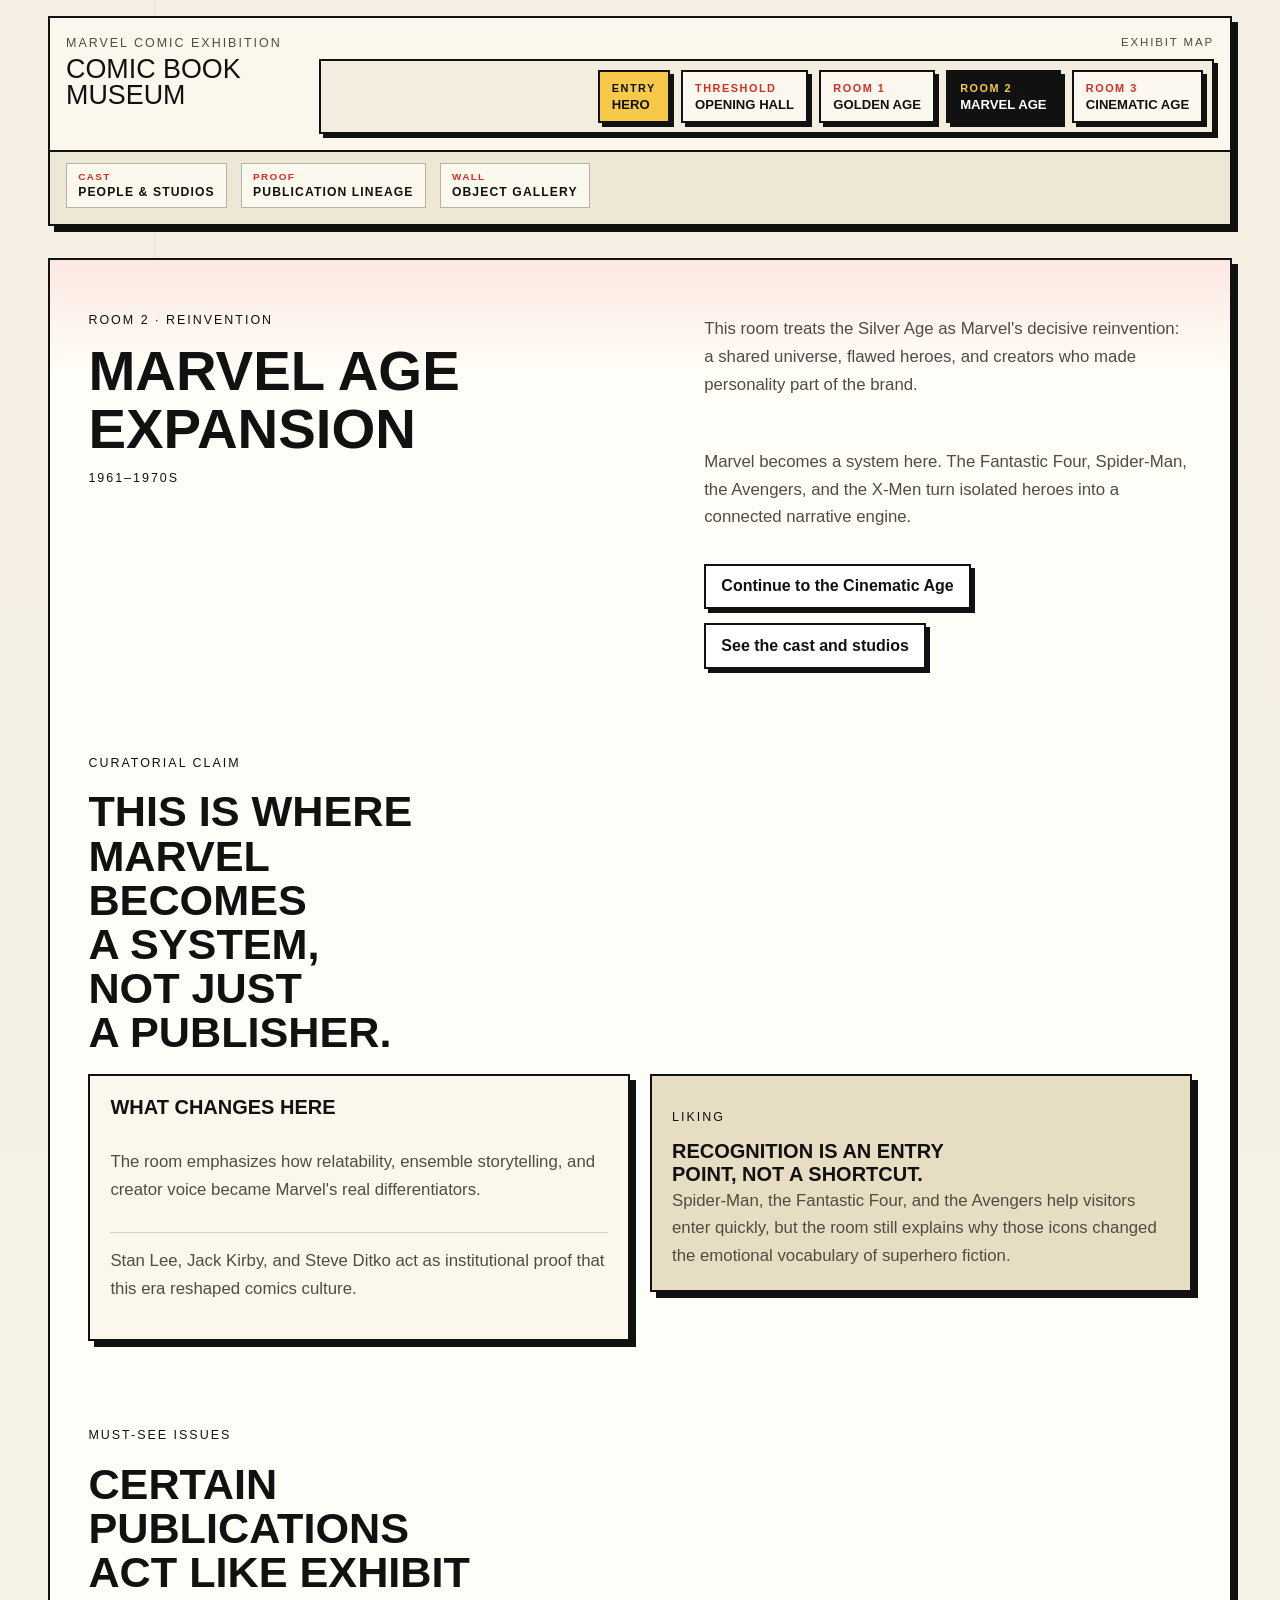
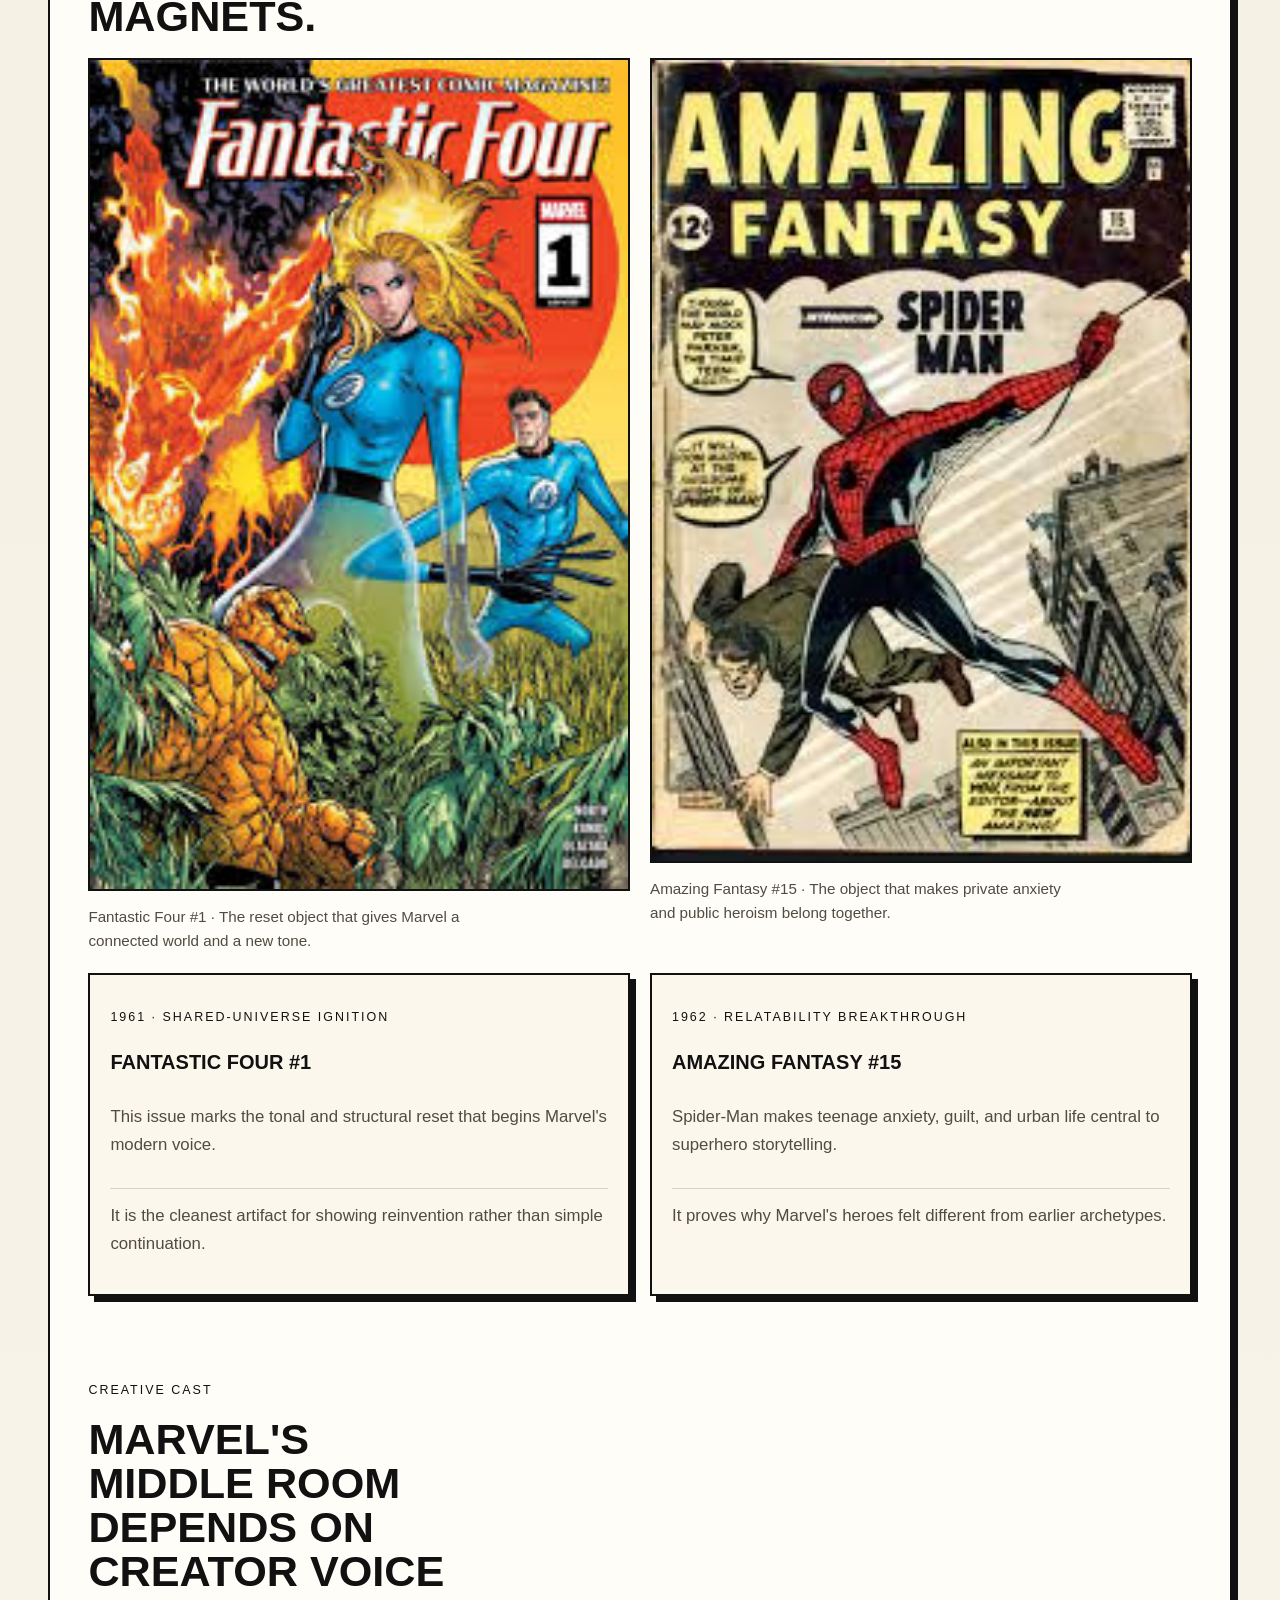
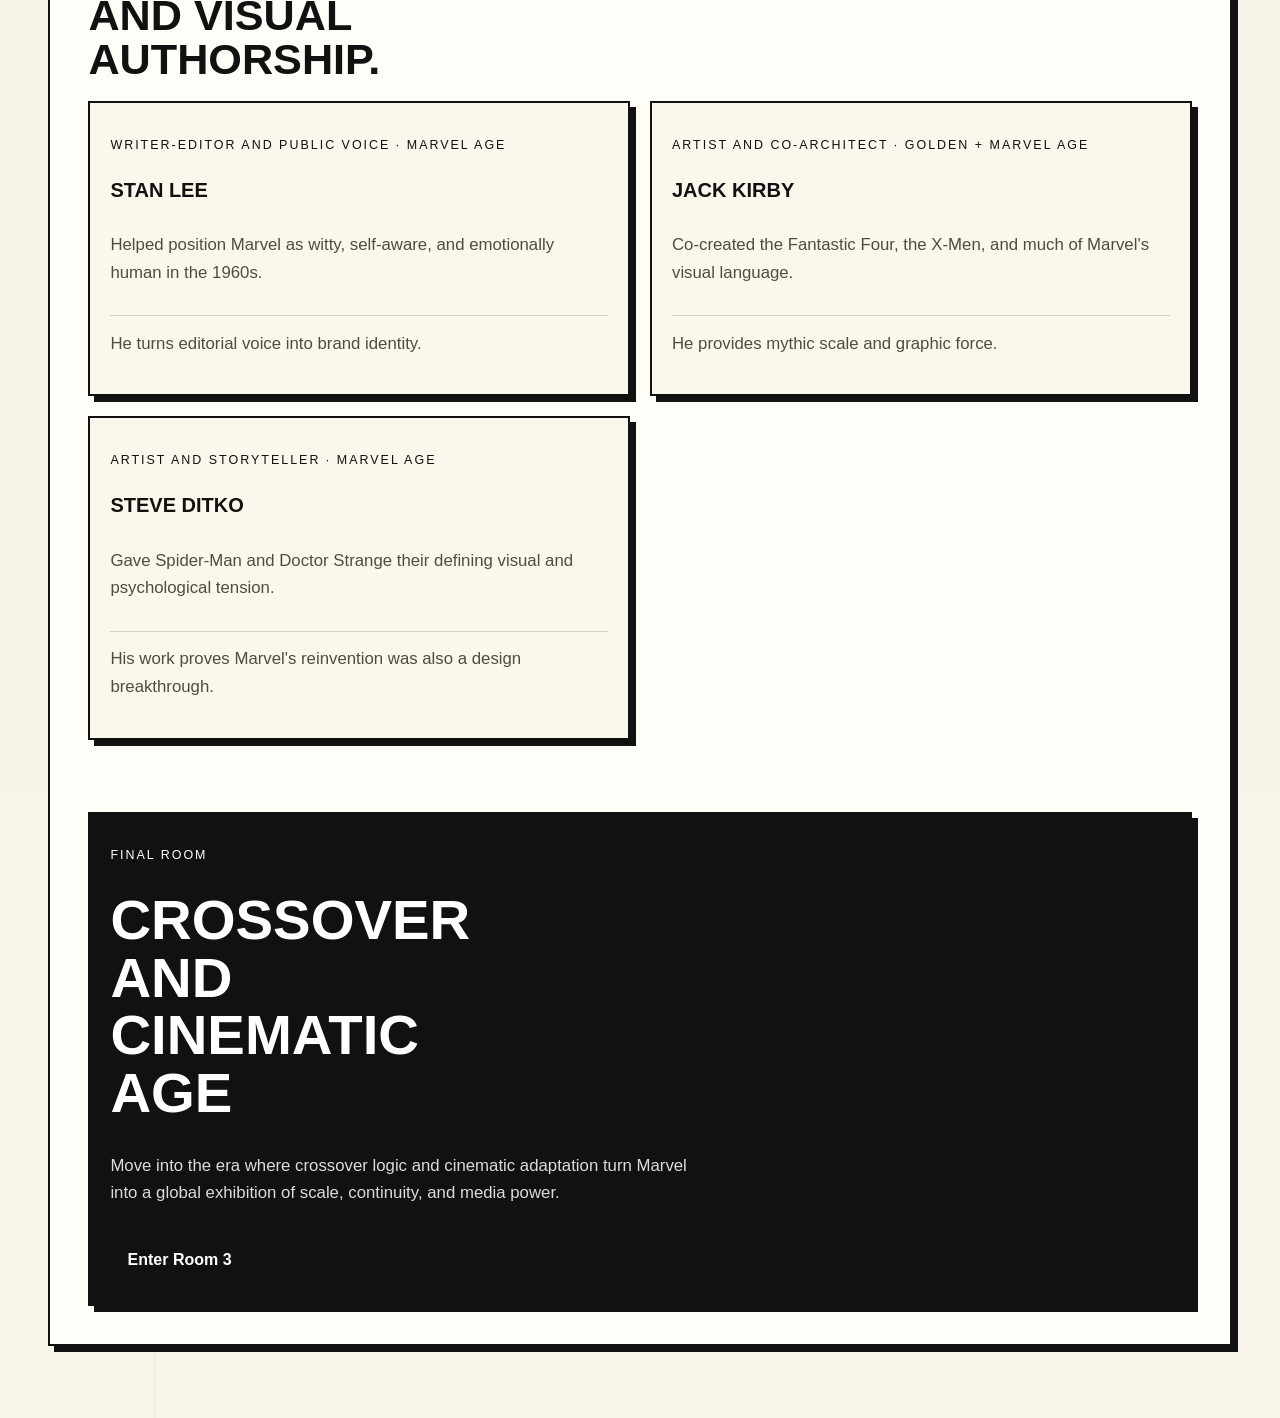
<file: docs/eras/marvel-age.html>
<!doctype html>
<html lang="en">
  <head>
    <meta charset="UTF-8" />
    <meta name="viewport" content="width=device-width, initial-scale=1.0" />
    <title>Marvel Age Expansion · Comic Book Museum</title>
    <link rel="stylesheet" href="../styles.css" />
  </head>
  <body>
    <div class="site-shell">
      <header class="site-header">
        <div class="site-header__inner">
          <a class="site-brand" href="../home.html">
            <span class="site-brand__eyebrow">Marvel Comic Exhibition</span>
            <span class="site-brand__title">Comic Book Museum</span>
          </a>
          <div class="site-directory">
            <p class="site-directory__label">Exhibit map</p>
            <nav
              class="site-nav site-nav--rooms"
              aria-label="Primary exhibit map"
            >
              <a class="room-tab room-tab--hero" href="../index.html">
                <span class="room-tab__eyebrow">Entry</span>
                <span class="room-tab__title">Hero</span>
              </a>
              <a class="room-tab" href="../home.html">
                <span class="room-tab__eyebrow">Threshold</span>
                <span class="room-tab__title">Opening hall</span>
              </a>
              <a class="room-tab" href="golden-age.html">
                <span class="room-tab__eyebrow">Room 1</span>
                <span class="room-tab__title">Golden Age</span>
              </a>
              <a class="room-tab" href="marvel-age.html" aria-current="page">
                <span class="room-tab__eyebrow">Room 2</span>
                <span class="room-tab__title">Marvel Age</span>
              </a>
              <a class="room-tab" href="cinematic-age.html">
                <span class="room-tab__eyebrow">Room 3</span>
                <span class="room-tab__title">Cinematic Age</span>
              </a>
            </nav>
          </div>
        </div>
        <div class="site-header__subnav" aria-label="Companion rooms">
          <a class="nav-chip" href="../people-and-studios.html">
            <span class="nav-chip__eyebrow">Cast</span>
            <span class="nav-chip__title">People &amp; studios</span>
          </a>
          <a class="nav-chip" href="../reading-maps/publication-lineage.html">
            <span class="nav-chip__eyebrow">Proof</span>
            <span class="nav-chip__title">Publication lineage</span>
          </a>
          <a class="nav-chip" href="../guides/collection-highlights.html">
            <span class="nav-chip__eyebrow">Wall</span>
            <span class="nav-chip__title">Object gallery</span>
          </a>
        </div>
      </header>

      <main class="site-main">
        <article class="hero-panel theme-marvel">
          <section class="chapter-hero">
            <div>
              <p class="section-heading__eyebrow">Room 2 · Reinvention</p>
              <h1 class="chapter-hero__title">Marvel Age Expansion</h1>
              <p class="chapter-hero__period">1961–1970s</p>
            </div>
            <div class="chapter-hero__support">
              <p class="chapter-hero__lede">
                This room treats the Silver Age as Marvel's decisive
                reinvention: a shared universe, flawed heroes, and creators who
                made personality part of the brand.
              </p>
              <p class="copy">
                Marvel becomes a system here. The Fantastic Four, Spider-Man,
                the Avengers, and the X-Men turn isolated heroes into a
                connected narrative engine.
              </p>
              <div class="chapter-hero__links">
                <a class="button-link" href="cinematic-age.html"
                  >Continue to the Cinematic Age</a
                >
                <a class="button-link" href="../people-and-studios.html"
                  >See the cast and studios</a
                >
              </div>
            </div>
          </section>

          <section class="chapter-section">
            <div class="section-heading">
              <p class="section-heading__eyebrow">Curatorial claim</p>
              <h2 class="section-heading__title">
                This is where Marvel becomes a system, not just a publisher.
              </h2>
            </div>
            <div class="dual-column">
              <div class="content-card">
                <h3 class="content-card__title">What changes here</h3>
                <p class="content-card__description">
                  The room emphasizes how relatability, ensemble storytelling,
                  and creator voice became Marvel's real differentiators.
                </p>
                <p class="content-card__footer">
                  Stan Lee, Jack Kirby, and Steve Ditko act as institutional
                  proof that this era reshaped comics culture.
                </p>
              </div>
              <aside class="editorial-aside">
                <p class="editorial-aside__label">Liking</p>
                <h3 class="editorial-aside__title">
                  Recognition is an entry point, not a shortcut.
                </h3>
                <div class="editorial-aside__body">
                  Spider-Man, the Fantastic Four, and the Avengers help visitors
                  enter quickly, but the room still explains why those icons
                  changed the emotional vocabulary of superhero fiction.
                </div>
              </aside>
            </div>
          </section>

          <section class="chapter-section">
            <div class="section-heading">
              <p class="section-heading__eyebrow">Must-see issues</p>
              <h2 class="section-heading__title">
                Certain publications act like exhibit magnets.
              </h2>
            </div>
            <div class="artifact-grid">
              <figure class="artifact-figure">
                <img
                  src="../media/fantastic-four-1.jpeg"
                  alt="Illustrated museum display of Fantastic Four number 1"
                />
                <figcaption>
                  Fantastic Four #1 · The reset object that gives Marvel a
                  connected world and a new tone.
                </figcaption>
              </figure>
              <figure class="artifact-figure">
                <img
                  src="../media/amazing-fantasy-15.jpeg"
                  alt="Illustrated museum display of Amazing Fantasy number 15"
                />
                <figcaption>
                  Amazing Fantasy #15 · The object that makes private anxiety
                  and public heroism belong together.
                </figcaption>
              </figure>
            </div>
            <div class="content-grid">
              <article class="content-card">
                <p class="content-card__meta">
                  1961 · Shared-universe ignition
                </p>
                <h3 class="content-card__title">Fantastic Four #1</h3>
                <p class="content-card__description">
                  This issue marks the tonal and structural reset that begins
                  Marvel's modern voice.
                </p>
                <p class="content-card__footer">
                  It is the cleanest artifact for showing reinvention rather
                  than simple continuation.
                </p>
              </article>
              <article class="content-card">
                <p class="content-card__meta">
                  1962 · Relatability breakthrough
                </p>
                <h3 class="content-card__title">Amazing Fantasy #15</h3>
                <p class="content-card__description">
                  Spider-Man makes teenage anxiety, guilt, and urban life
                  central to superhero storytelling.
                </p>
                <p class="content-card__footer">
                  It proves why Marvel's heroes felt different from earlier
                  archetypes.
                </p>
              </article>
            </div>
          </section>

          <section class="chapter-section">
            <div class="section-heading">
              <p class="section-heading__eyebrow">Creative cast</p>
              <h2 class="section-heading__title">
                Marvel's middle room depends on creator voice and visual
                authorship.
              </h2>
            </div>
            <div class="content-grid">
              <article class="content-card">
                <p class="content-card__meta">
                  Writer-editor and public voice · Marvel Age
                </p>
                <h3 class="content-card__title">Stan Lee</h3>
                <p class="content-card__description">
                  Helped position Marvel as witty, self-aware, and emotionally
                  human in the 1960s.
                </p>
                <p class="content-card__footer">
                  He turns editorial voice into brand identity.
                </p>
              </article>
              <article class="content-card">
                <p class="content-card__meta">
                  Artist and co-architect · Golden + Marvel Age
                </p>
                <h3 class="content-card__title">Jack Kirby</h3>
                <p class="content-card__description">
                  Co-created the Fantastic Four, the X-Men, and much of Marvel's
                  visual language.
                </p>
                <p class="content-card__footer">
                  He provides mythic scale and graphic force.
                </p>
              </article>
              <article class="content-card">
                <p class="content-card__meta">
                  Artist and storyteller · Marvel Age
                </p>
                <h3 class="content-card__title">Steve Ditko</h3>
                <p class="content-card__description">
                  Gave Spider-Man and Doctor Strange their defining visual and
                  psychological tension.
                </p>
                <p class="content-card__footer">
                  His work proves Marvel's reinvention was also a design
                  breakthrough.
                </p>
              </article>
            </div>
          </section>

          <section class="transition-block">
            <p class="transition-block__eyebrow">Final room</p>
            <h2 class="transition-block__title">Crossover and Cinematic Age</h2>
            <p class="transition-block__copy">
              Move into the era where crossover logic and cinematic adaptation
              turn Marvel into a global exhibition of scale, continuity, and
              media power.
            </p>
            <div class="button-row">
              <a class="button-link button-link--dark" href="cinematic-age.html"
                >Enter Room 3</a
              >
            </div>
          </section>
        </article>
      </main>
    </div>
  </body>
</html>
</file>
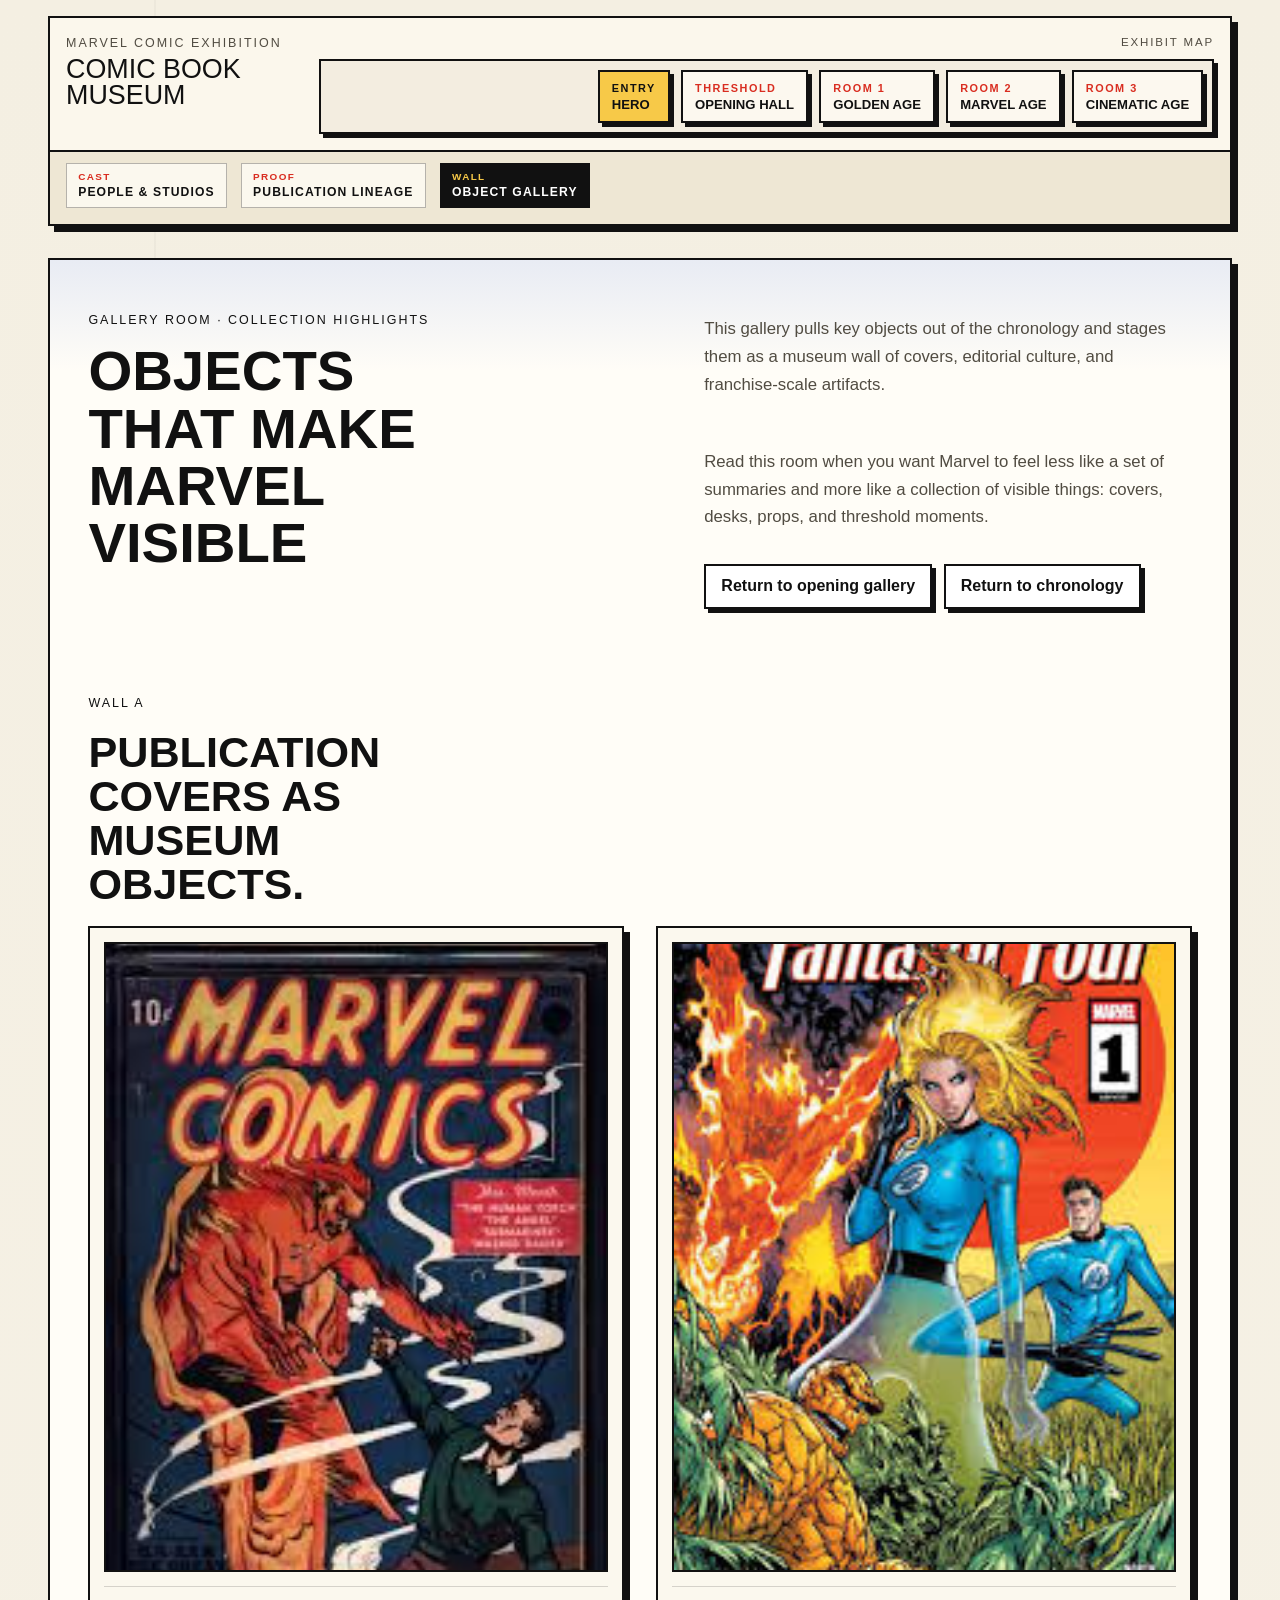
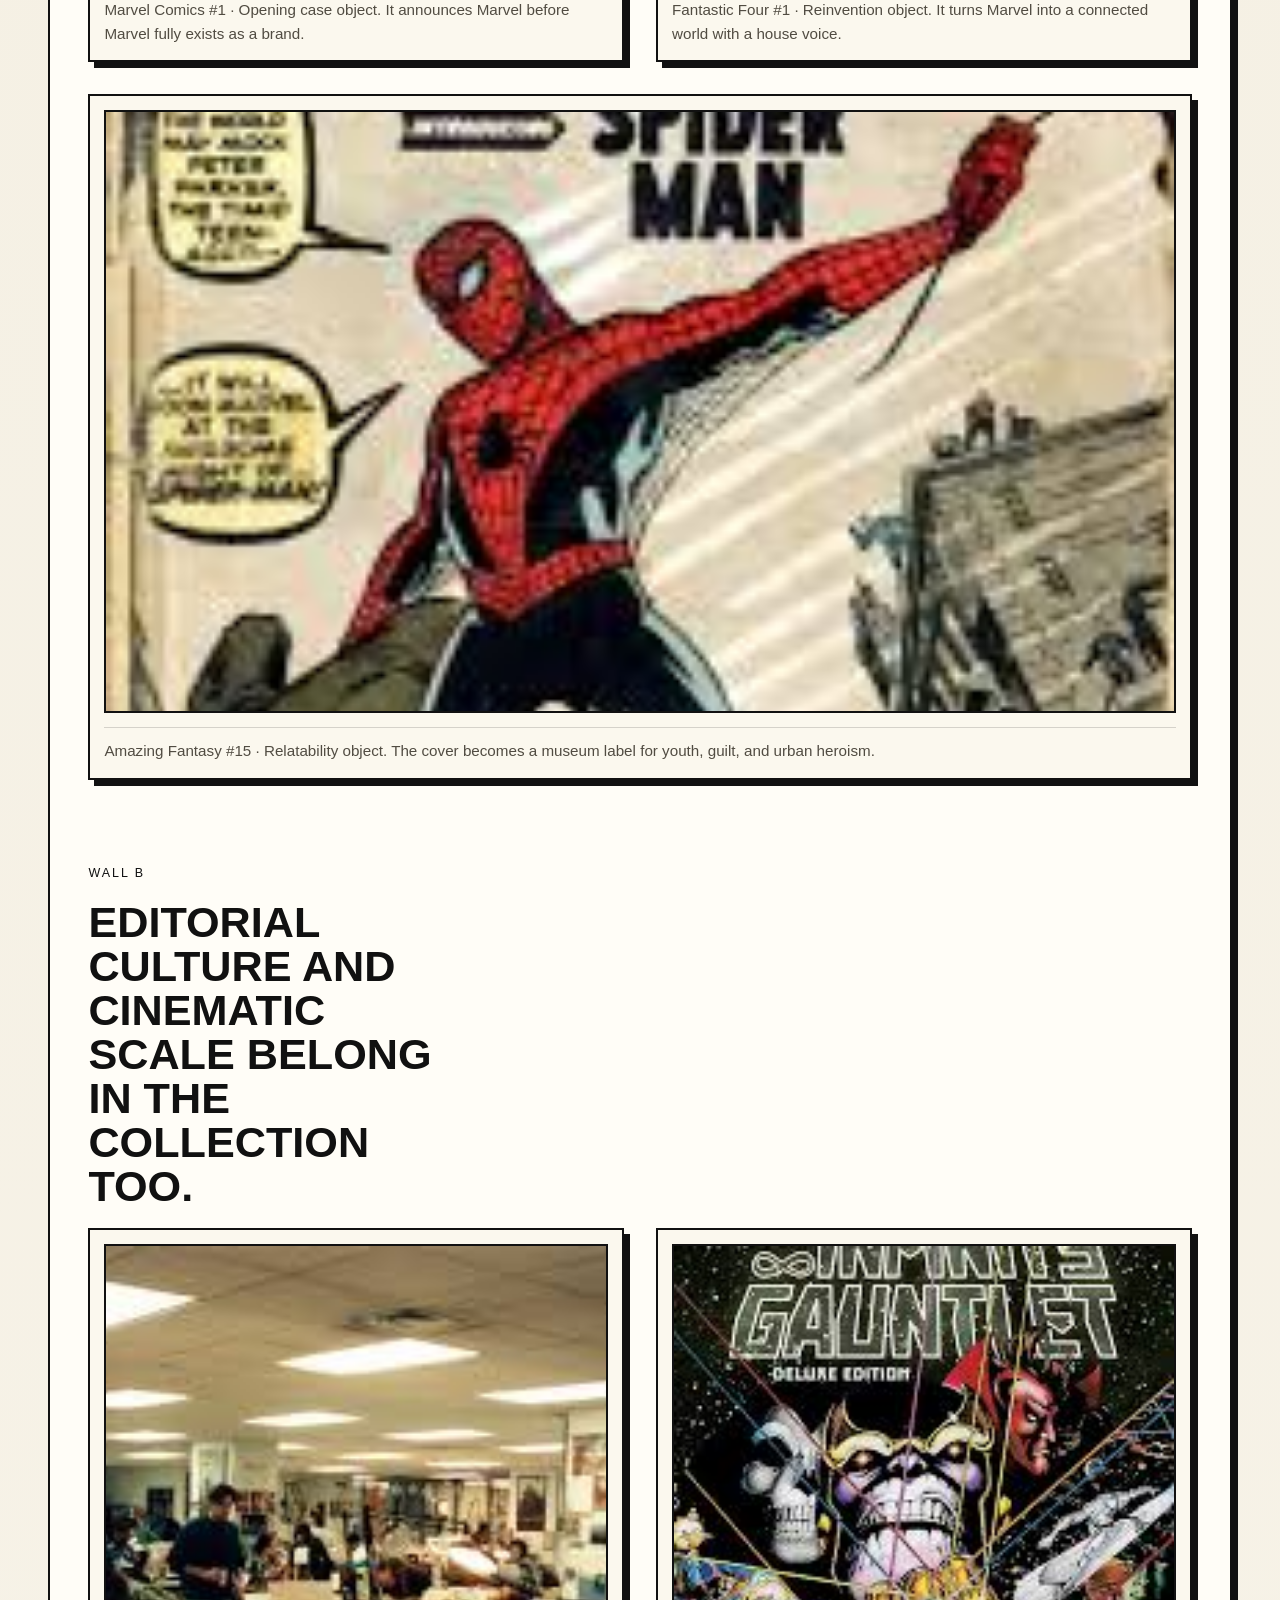
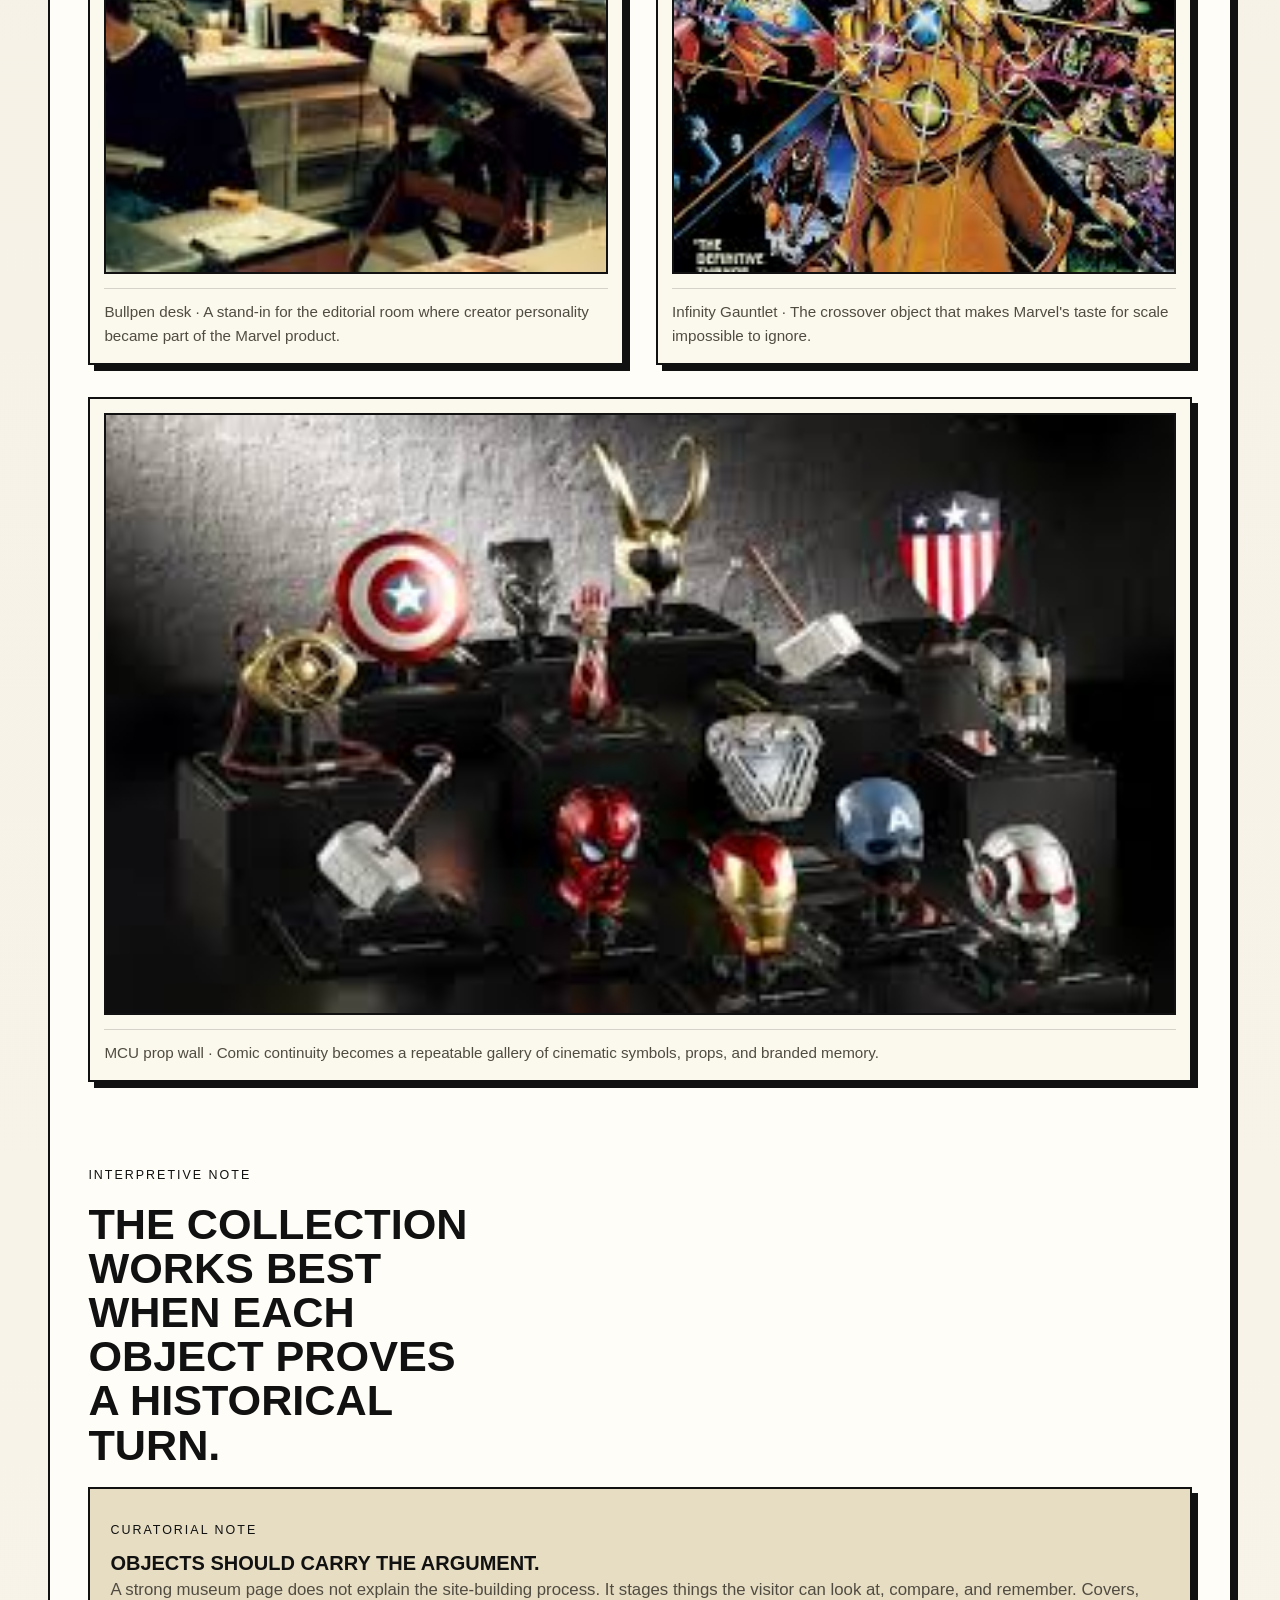
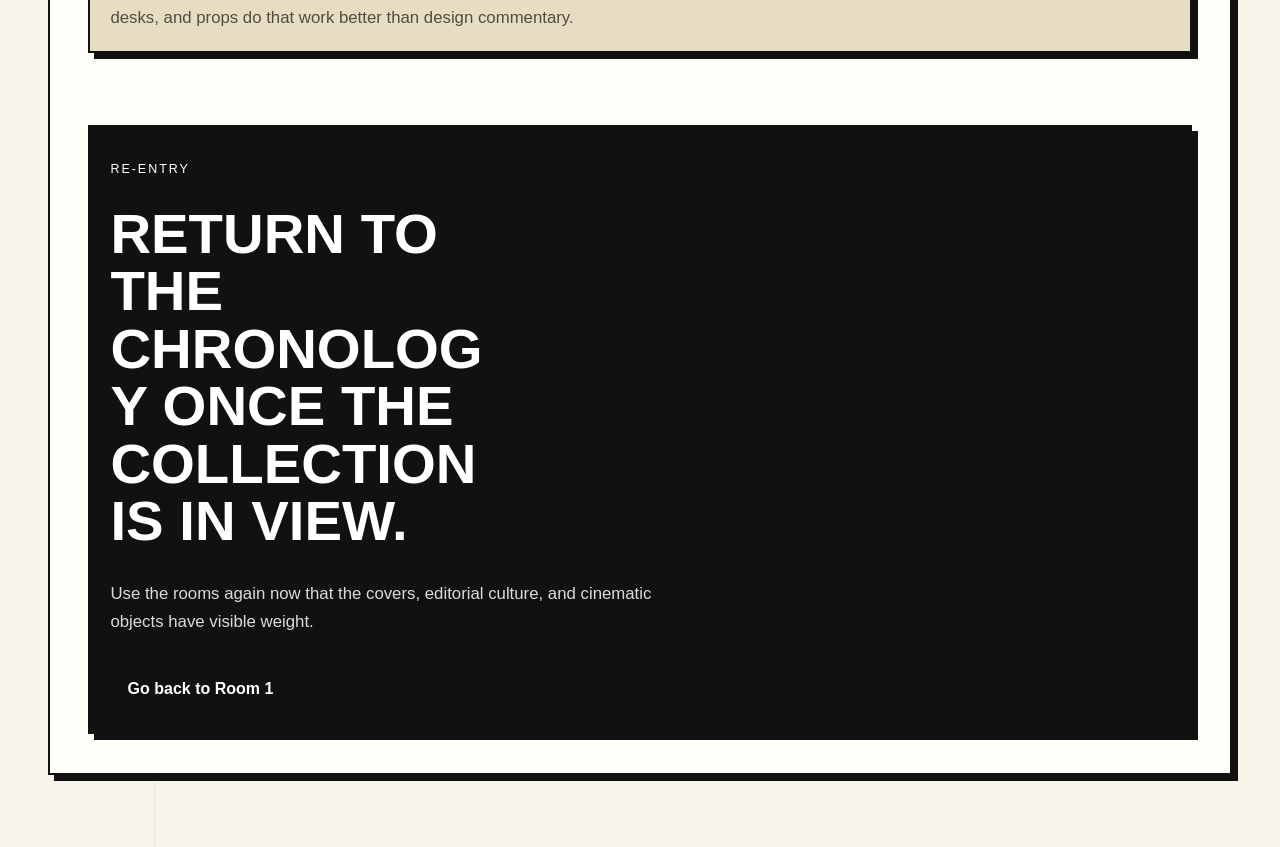
<file: docs/guides/bauhaus-marvel-language.html>
<!doctype html>
<html lang="en">
  <head>
    <meta charset="UTF-8" />
    <meta name="viewport" content="width=device-width, initial-scale=1.0" />
    <title>Collection Highlights Redirect · Comic Book Museum</title>
    <meta http-equiv="refresh" content="0; url=collection-highlights.html" />
    <link rel="canonical" href="collection-highlights.html" />
    <link rel="stylesheet" href="../styles.css" />
  </head>
  <body>
    <div class="site-shell">
      <header class="site-header">
        <div class="site-header__inner">
          <a class="site-brand" href="../home.html">
            <span class="site-brand__eyebrow">Marvel Comic Exhibition</span>
            <span class="site-brand__title">Comic Book Museum</span>
          </a>
          <div class="site-directory">
            <p class="site-directory__label">Exhibit map</p>
            <nav
              class="site-nav site-nav--rooms"
              aria-label="Primary exhibit map"
            >
              <a class="room-tab room-tab--hero" href="../index.html">
                <span class="room-tab__eyebrow">Entry</span>
                <span class="room-tab__title">Hero</span>
              </a>
              <a class="room-tab" href="../home.html">
                <span class="room-tab__eyebrow">Threshold</span>
                <span class="room-tab__title">Opening hall</span>
              </a>
              <a class="room-tab" href="../eras/golden-age.html">
                <span class="room-tab__eyebrow">Room 1</span>
                <span class="room-tab__title">Golden Age</span>
              </a>
              <a class="room-tab" href="../eras/marvel-age.html">
                <span class="room-tab__eyebrow">Room 2</span>
                <span class="room-tab__title">Marvel Age</span>
              </a>
              <a class="room-tab" href="../eras/cinematic-age.html">
                <span class="room-tab__eyebrow">Room 3</span>
                <span class="room-tab__title">Cinematic Age</span>
              </a>
            </nav>
          </div>
        </div>
        <div class="site-header__subnav" aria-label="Companion rooms">
          <a class="nav-chip" href="../people-and-studios.html">
            <span class="nav-chip__eyebrow">Cast</span>
            <span class="nav-chip__title">People &amp; studios</span>
          </a>
          <a class="nav-chip" href="../reading-maps/publication-lineage.html">
            <span class="nav-chip__eyebrow">Proof</span>
            <span class="nav-chip__title">Publication lineage</span>
          </a>
          <a
            class="nav-chip"
            href="collection-highlights.html"
            aria-current="page"
          >
            <span class="nav-chip__eyebrow">Wall</span>
            <span class="nav-chip__title">Object gallery</span>
          </a>
        </div>
      </header>

      <main class="site-main">
        <article class="hero-panel theme-guide">
          <section class="chapter-hero">
            <div>
              <p class="section-heading__eyebrow">
                Gallery room · Collection highlights
              </p>
              <h1 class="chapter-hero__title">
                Objects that make Marvel visible
              </h1>
            </div>
            <div class="chapter-hero__support">
              <p class="chapter-hero__lede">
                This legacy route now forwards to the renamed collection
                highlights page.
              </p>
              <p class="copy">
                If the redirect does not trigger automatically, use the button
                below to continue into the object gallery.
              </p>
              <div class="chapter-hero__links">
                <a class="button-link" href="collection-highlights.html"
                  >Open collection highlights</a
                >
                <a class="button-link" href="../eras/golden-age.html"
                  >Return to chronology</a
                >
              </div>
            </div>
          </section>

          <section class="chapter-section">
            <div class="section-heading">
              <p class="section-heading__eyebrow">Redirect notice</p>
              <h2 class="section-heading__title">
                Use the renamed route for the current gallery.
              </h2>
            </div>
            <div class="content-grid">
              <article class="content-card">
                <p class="content-card__meta">Updated route</p>
                <h3 class="content-card__title">Collection highlights</h3>
                <p class="content-card__description">
                  The active object-gallery page now lives at the renamed route
                  to keep exhibition labels consistent.
                </p>
                <p class="content-card__footer">
                  Continue there for the current museum display wall.
                </p>
              </article>
              <article class="content-card">
                <p class="content-card__meta">Compatibility</p>
                <h3 class="content-card__title">Legacy link support</h3>
                <p class="content-card__description">
                  This page is kept only to catch older bookmarks and direct
                  them to the maintained room.
                </p>
                <p class="content-card__footer">
                  Update any saved links to the new object-gallery path.
                </p>
              </article>
            </div>
          </section>

          <section class="chapter-section">
            <div class="section-heading">
              <p class="section-heading__eyebrow">Current route</p>
              <h2 class="section-heading__title">
                Continue directly into the maintained gallery page.
              </h2>
            </div>
            <div class="button-row">
              <a
                class="button-link button-link--dark"
                href="collection-highlights.html"
                >Go to collection highlights</a
              >
            </div>
          </section>

          <section class="chapter-section">
            <div class="section-heading">
              <p class="section-heading__eyebrow">Link update</p>
              <h2 class="section-heading__title">
                Old bookmarks now point to the renamed gallery.
              </h2>
            </div>
            <aside class="editorial-aside">
              <p class="editorial-aside__label">Curatorial note</p>
              <h3 class="editorial-aside__title">
                The room content itself has not been removed.
              </h3>
              <div class="editorial-aside__body">
                Only the route name changed. The active exhibit content remains
                in the collection highlights page so the site stays consistent
                across navigation, headings, and gallery references.
              </div>
            </aside>
          </section>

          <section class="transition-block">
            <p class="transition-block__eyebrow">Re-entry</p>
            <h2 class="transition-block__title">
              Return to the chronology once the collection is in view.
            </h2>
            <p class="transition-block__copy">
              Use the rooms again now that the covers, editorial culture, and
              cinematic objects have visible weight.
            </p>
            <div class="button-row">
              <a
                class="button-link button-link--dark"
                href="collection-highlights.html"
                >Continue to the gallery</a
              >
            </div>
          </section>
        </article>
      </main>
    </div>
  </body>
</html>
</file>
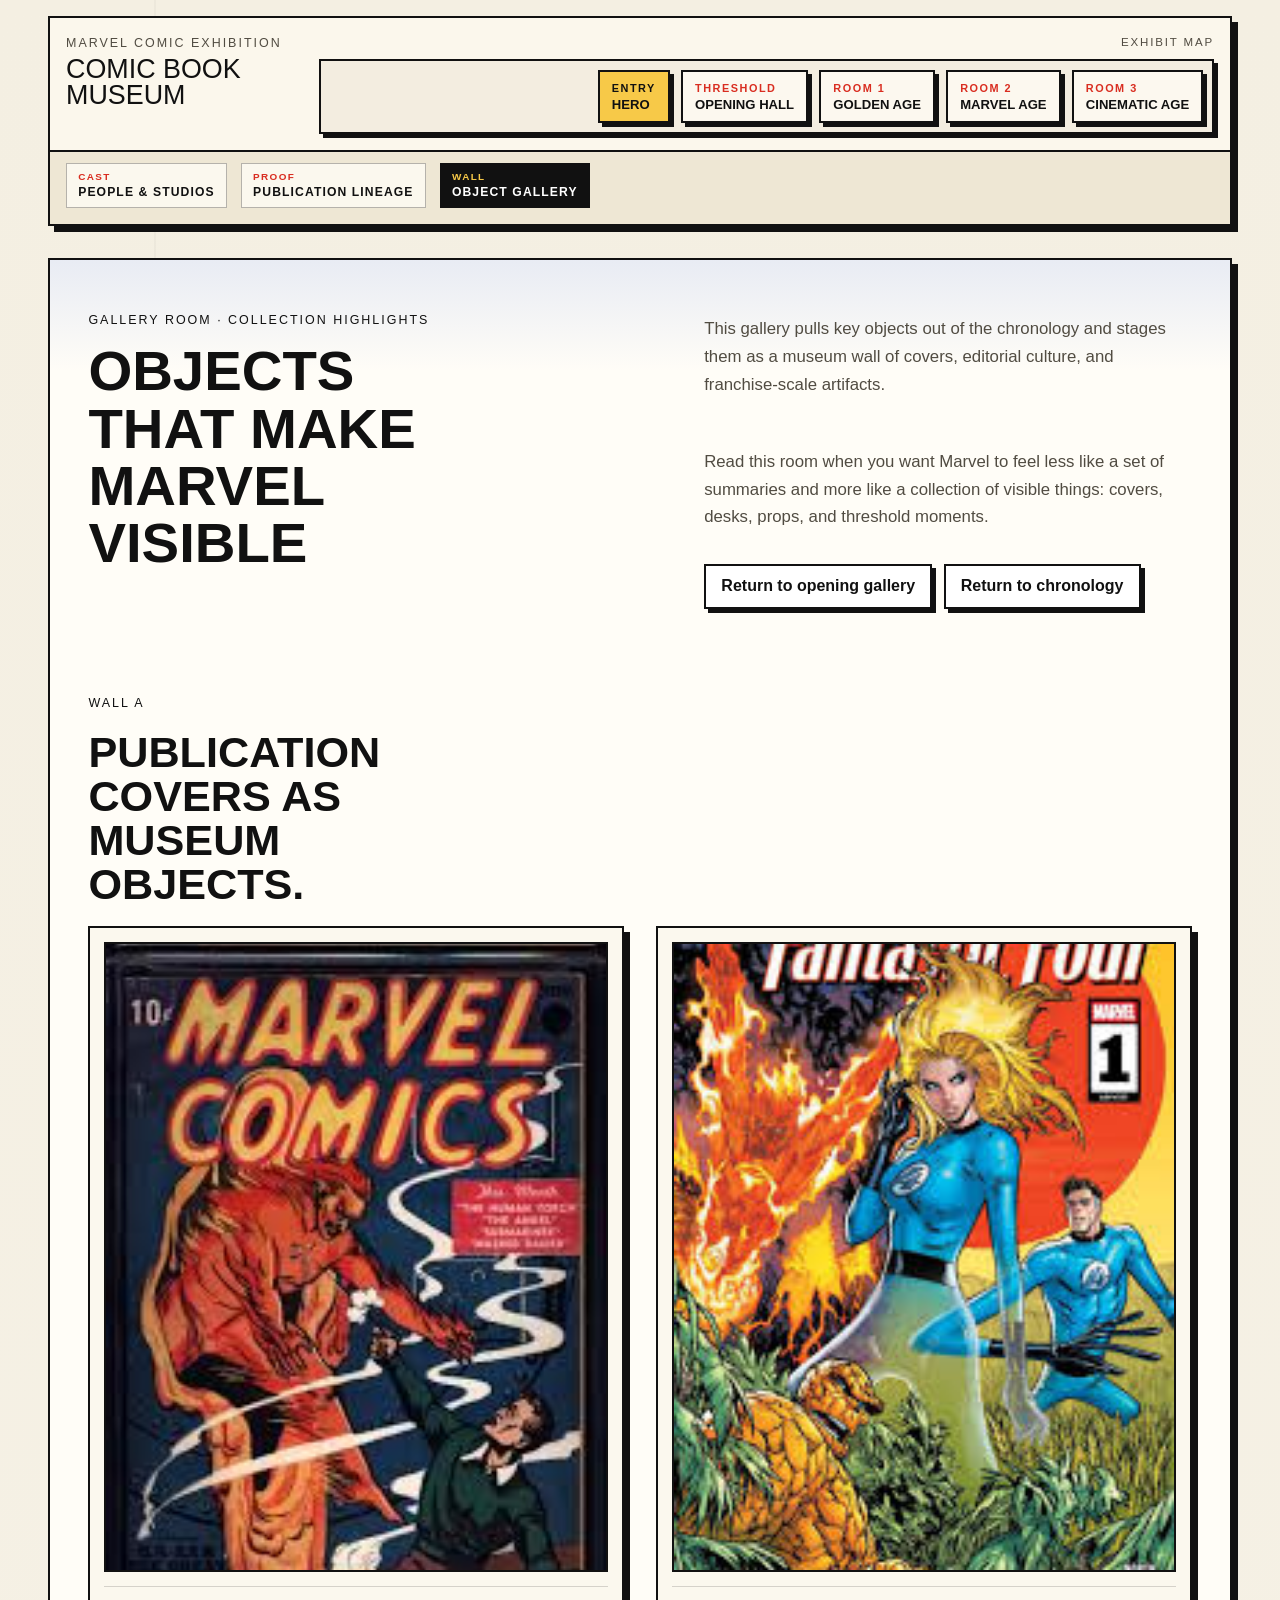
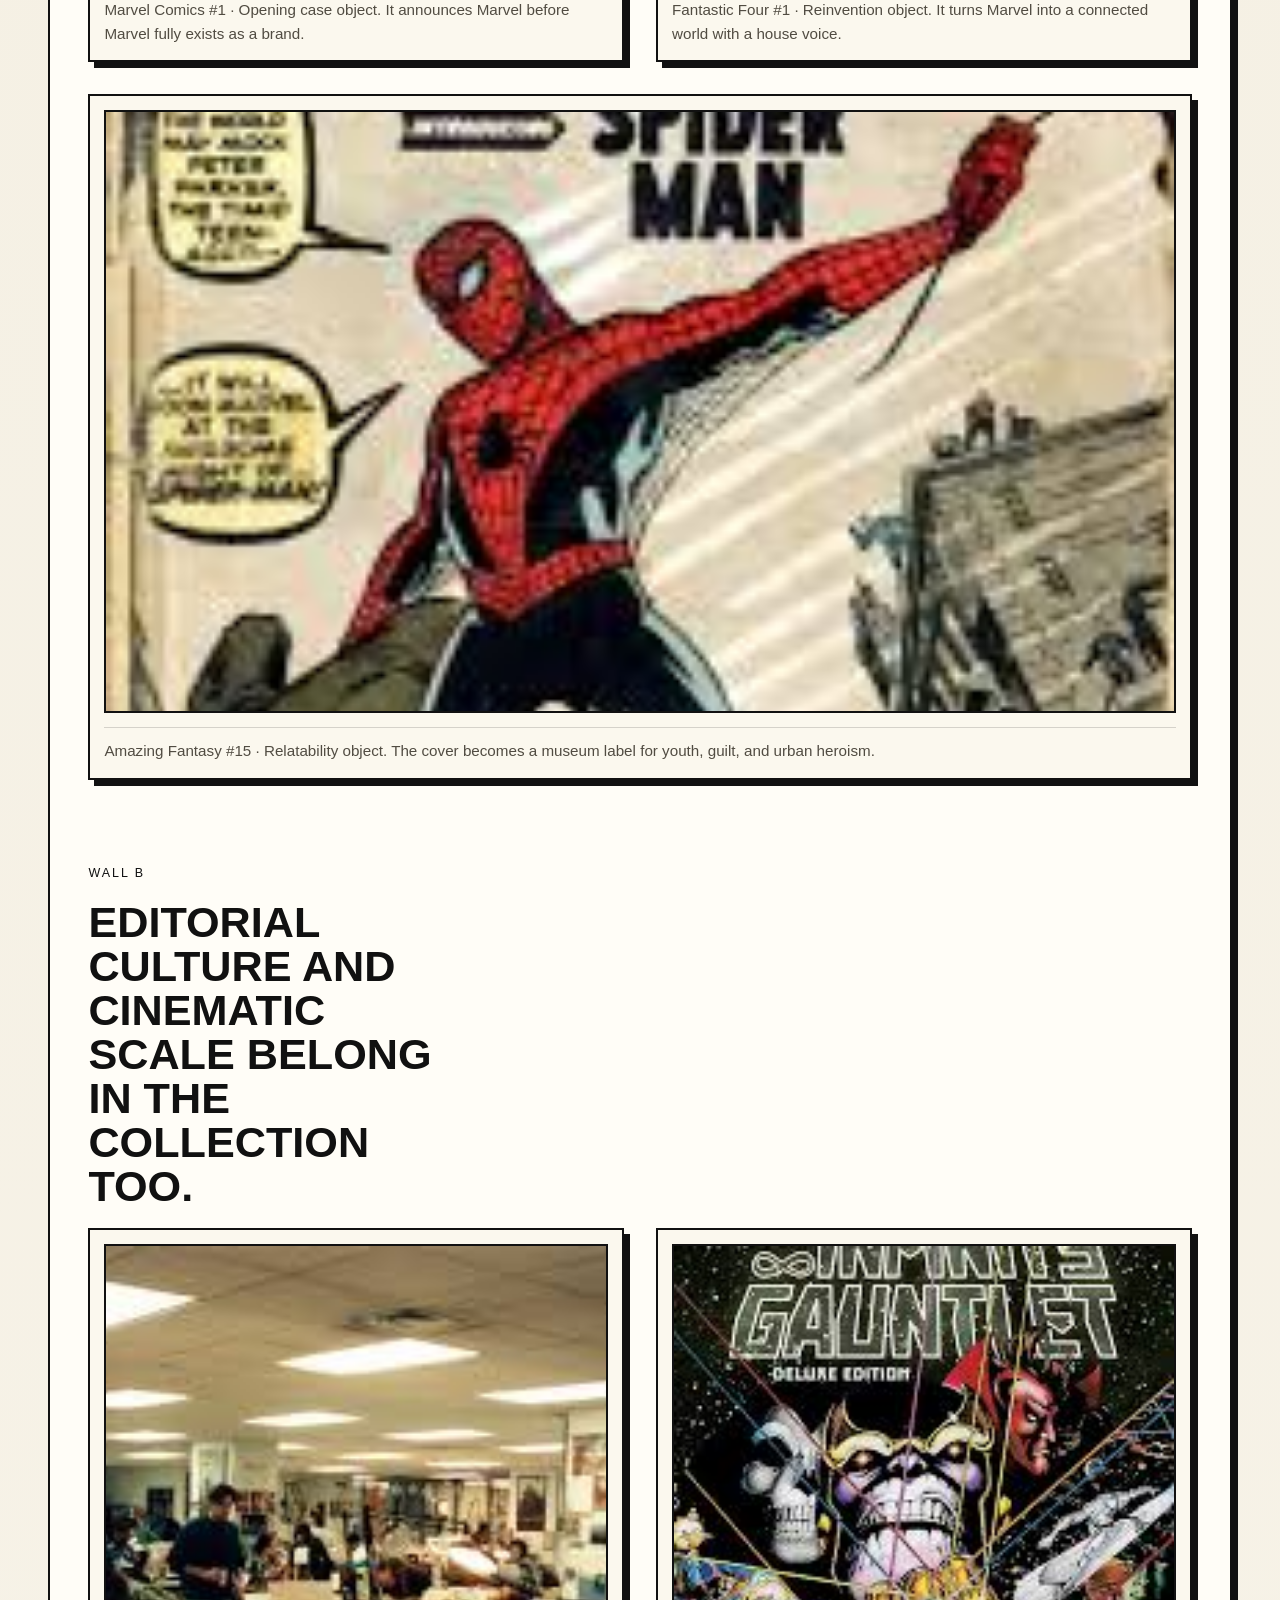
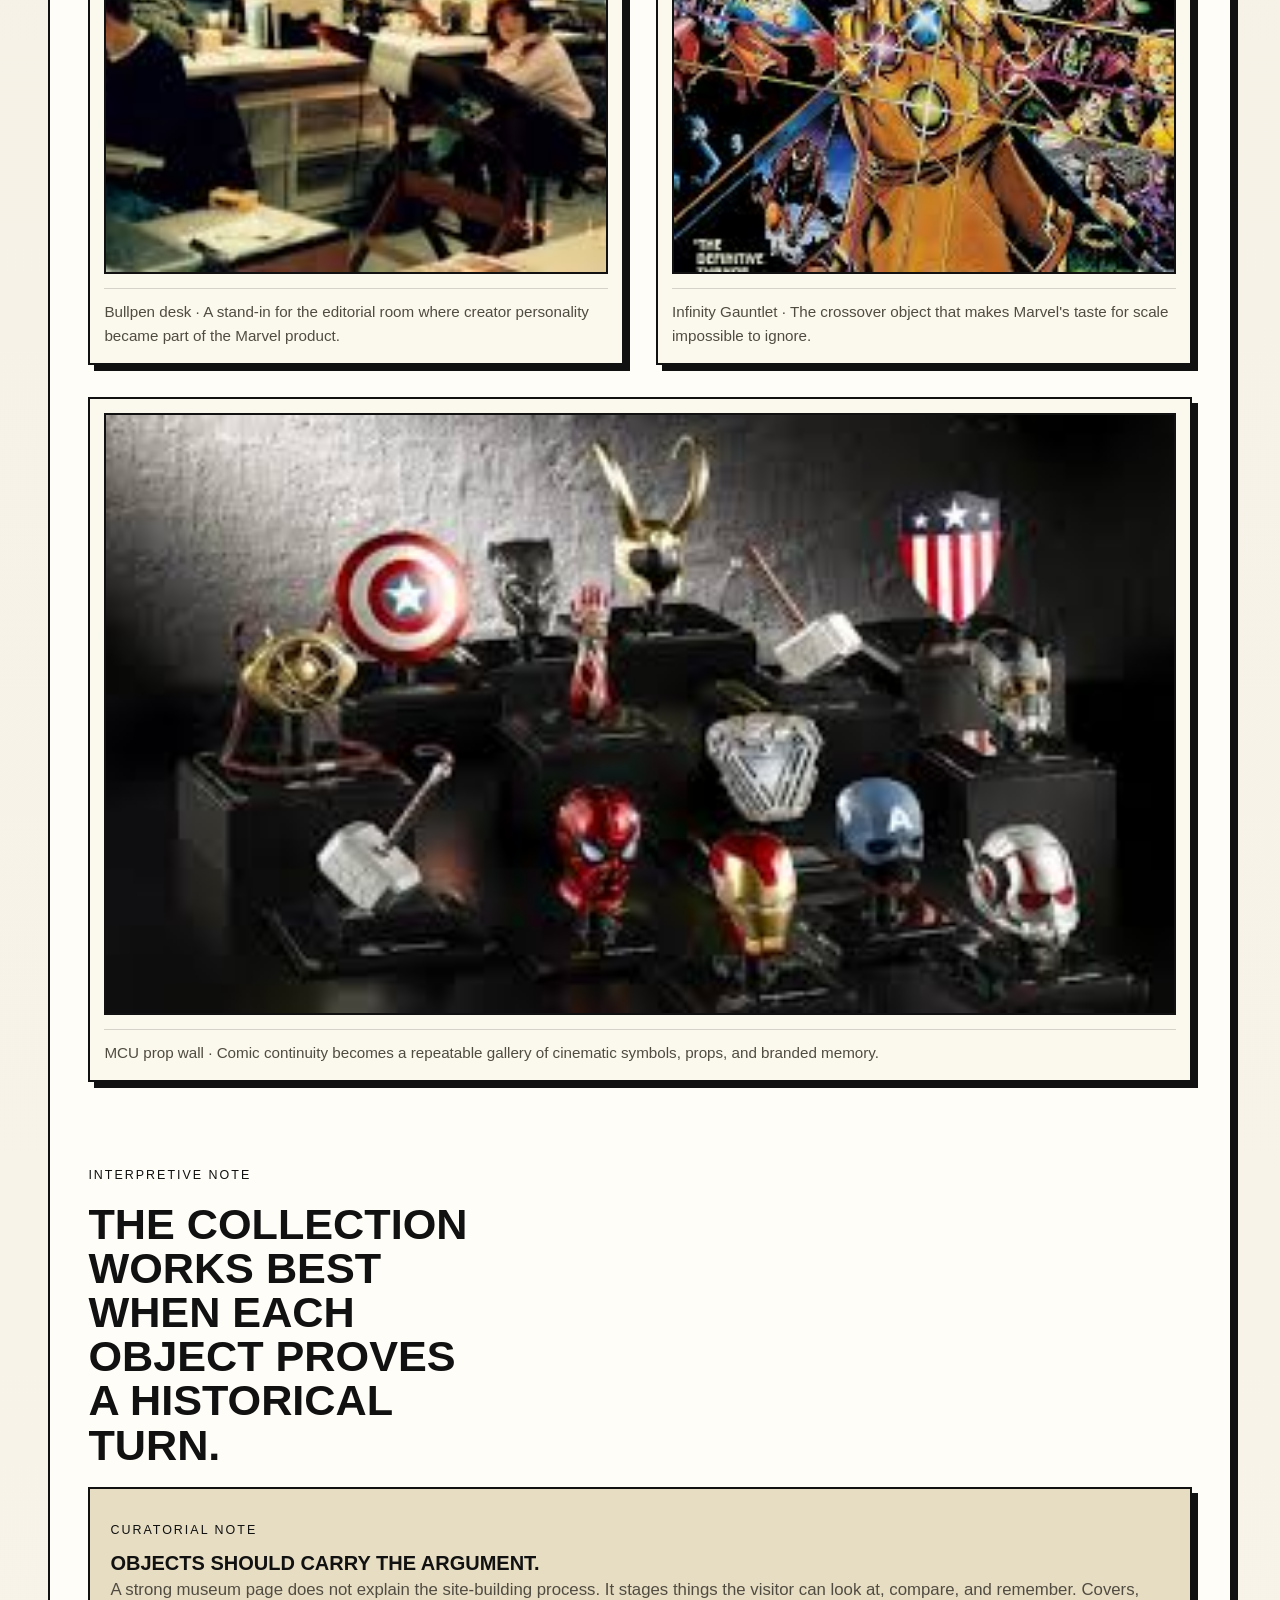
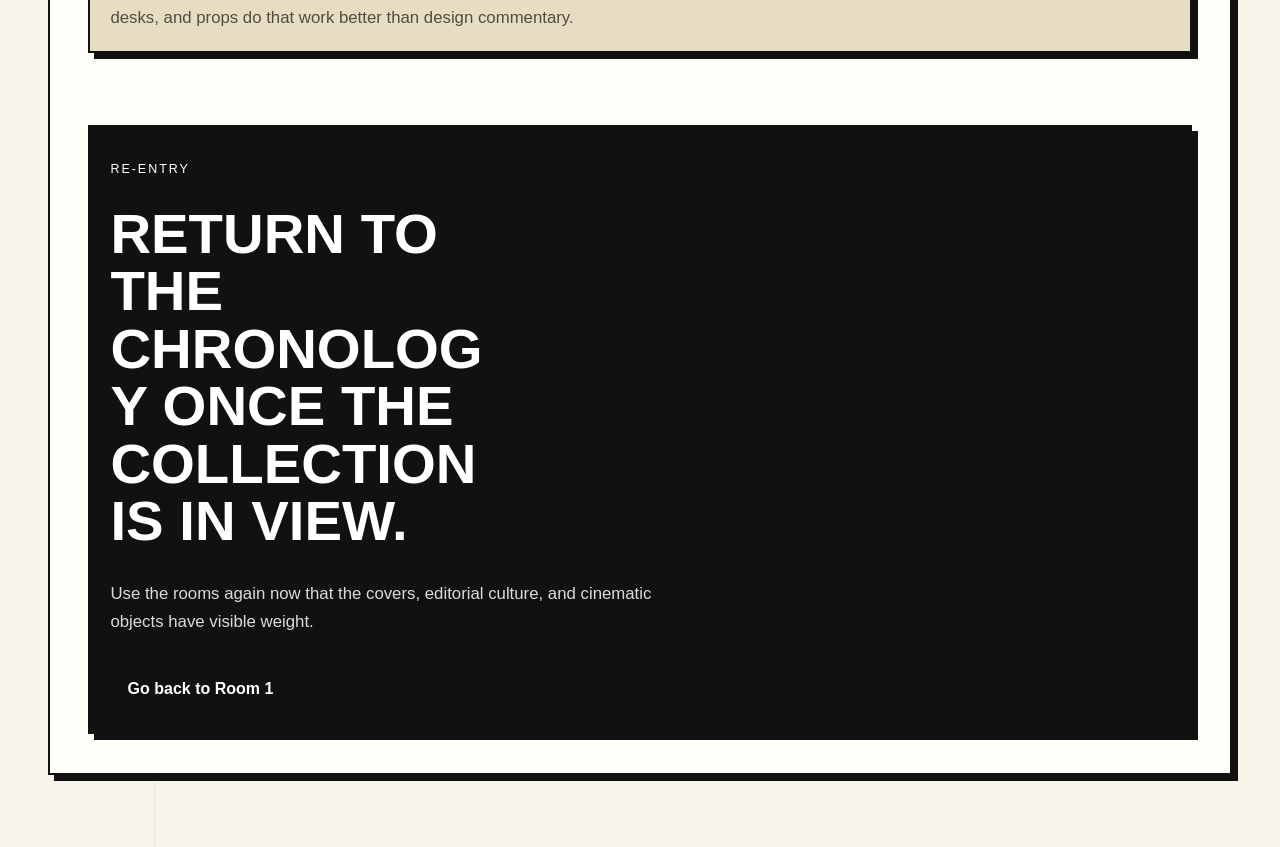
<file: docs/guides/collection-highlights.html>
<!doctype html>
<html lang="en">
  <head>
    <meta charset="UTF-8" />
    <meta name="viewport" content="width=device-width, initial-scale=1.0" />
    <title>Collection Highlights · Comic Book Museum</title>
    <link rel="stylesheet" href="../styles.css" />
  </head>
  <body>
    <div class="site-shell">
      <header class="site-header">
        <div class="site-header__inner">
          <a class="site-brand" href="../home.html">
            <span class="site-brand__eyebrow">Marvel Comic Exhibition</span>
            <span class="site-brand__title">Comic Book Museum</span>
          </a>
          <div class="site-directory">
            <p class="site-directory__label">Exhibit map</p>
            <nav
              class="site-nav site-nav--rooms"
              aria-label="Primary exhibit map"
            >
              <a class="room-tab room-tab--hero" href="../index.html">
                <span class="room-tab__eyebrow">Entry</span>
                <span class="room-tab__title">Hero</span>
              </a>
              <a class="room-tab" href="../home.html">
                <span class="room-tab__eyebrow">Threshold</span>
                <span class="room-tab__title">Opening hall</span>
              </a>
              <a class="room-tab" href="../eras/golden-age.html">
                <span class="room-tab__eyebrow">Room 1</span>
                <span class="room-tab__title">Golden Age</span>
              </a>
              <a class="room-tab" href="../eras/marvel-age.html">
                <span class="room-tab__eyebrow">Room 2</span>
                <span class="room-tab__title">Marvel Age</span>
              </a>
              <a class="room-tab" href="../eras/cinematic-age.html">
                <span class="room-tab__eyebrow">Room 3</span>
                <span class="room-tab__title">Cinematic Age</span>
              </a>
            </nav>
          </div>
        </div>
        <div class="site-header__subnav" aria-label="Companion rooms">
          <a class="nav-chip" href="../people-and-studios.html">
            <span class="nav-chip__eyebrow">Cast</span>
            <span class="nav-chip__title">People &amp; studios</span>
          </a>
          <a class="nav-chip" href="../reading-maps/publication-lineage.html">
            <span class="nav-chip__eyebrow">Proof</span>
            <span class="nav-chip__title">Publication lineage</span>
          </a>
          <a
            class="nav-chip"
            href="collection-highlights.html"
            aria-current="page"
          >
            <span class="nav-chip__eyebrow">Wall</span>
            <span class="nav-chip__title">Object gallery</span>
          </a>
        </div>
      </header>

      <main class="site-main">
        <article class="hero-panel theme-guide">
          <section class="chapter-hero">
            <div>
              <p class="section-heading__eyebrow">
                Gallery room · Collection highlights
              </p>
              <h1 class="chapter-hero__title">
                Objects that make Marvel visible
              </h1>
            </div>
            <div class="chapter-hero__support">
              <p class="chapter-hero__lede">
                This gallery pulls key objects out of the chronology and stages
                them as a museum wall of covers, editorial culture, and
                franchise-scale artifacts.
              </p>
              <p class="copy">
                Read this room when you want Marvel to feel less like a set of
                summaries and more like a collection of visible things: covers,
                desks, props, and threshold moments.
              </p>
              <div class="chapter-hero__links">
                <a class="button-link" href="../home.html"
                  >Return to opening gallery</a
                >
                <a class="button-link" href="../eras/golden-age.html"
                  >Return to chronology</a
                >
              </div>
            </div>
          </section>

          <section class="chapter-section">
            <div class="section-heading">
              <p class="section-heading__eyebrow">Wall A</p>
              <h2 class="section-heading__title">
                Publication covers as museum objects.
              </h2>
            </div>
            <div class="gallery-wall artifact-grid">
              <figure class="artifact-figure">
                <img
                  src="../media/marvel-comics-1.jpeg"
                  alt="Illustrated museum display of Marvel Comics number 1"
                />
                <figcaption>
                  Marvel Comics #1 · Opening case object. It announces Marvel
                  before Marvel fully exists as a brand.
                </figcaption>
              </figure>
              <figure class="artifact-figure">
                <img
                  src="../media/fantastic-four-1.jpeg"
                  alt="Illustrated museum display of Fantastic Four number 1"
                />
                <figcaption>
                  Fantastic Four #1 · Reinvention object. It turns Marvel into a
                  connected world with a house voice.
                </figcaption>
              </figure>
              <figure class="artifact-figure artifact-figure--wide">
                <img
                  src="../media/amazing-fantasy-15.jpeg"
                  alt="Illustrated museum display of Amazing Fantasy number 15"
                />
                <figcaption>
                  Amazing Fantasy #15 · Relatability object. The cover becomes a
                  museum label for youth, guilt, and urban heroism.
                </figcaption>
              </figure>
            </div>
          </section>

          <section class="chapter-section">
            <div class="section-heading">
              <p class="section-heading__eyebrow">Wall B</p>
              <h2 class="section-heading__title">
                Editorial culture and cinematic scale belong in the collection
                too.
              </h2>
            </div>
            <div class="gallery-wall artifact-grid">
              <figure class="artifact-figure">
                <img
                  src="../media/bullpen-desk.jpeg"
                  alt="Illustrated editorial bullpen desk with pages and lamp"
                />
                <figcaption>
                  Bullpen desk · A stand-in for the editorial room where creator
                  personality became part of the Marvel product.
                </figcaption>
              </figure>
              <figure class="artifact-figure">
                <img
                  src="../media/infinity-gauntlet.jpeg"
                  alt="Illustrated Infinity Gauntlet displayed on a museum pedestal"
                />
                <figcaption>
                  Infinity Gauntlet · The crossover object that makes Marvel's
                  taste for scale impossible to ignore.
                </figcaption>
              </figure>
              <figure class="artifact-figure artifact-figure--wide">
                <img
                  src="../media/mcu-prop-wall.jpeg"
                  alt="Illustrated museum prop wall of cinematic helmets and armor"
                />
                <figcaption>
                  MCU prop wall · Comic continuity becomes a repeatable gallery
                  of cinematic symbols, props, and branded memory.
                </figcaption>
              </figure>
            </div>
          </section>

          <section class="chapter-section">
            <div class="section-heading">
              <p class="section-heading__eyebrow">Interpretive note</p>
              <h2 class="section-heading__title">
                The collection works best when each object proves a historical
                turn.
              </h2>
            </div>
            <aside class="editorial-aside">
              <p class="editorial-aside__label">Curatorial note</p>
              <h3 class="editorial-aside__title">
                Objects should carry the argument.
              </h3>
              <div class="editorial-aside__body">
                A strong museum page does not explain the site-building process.
                It stages things the visitor can look at, compare, and remember.
                Covers, desks, and props do that work better than design
                commentary.
              </div>
            </aside>
          </section>

          <section class="transition-block">
            <p class="transition-block__eyebrow">Re-entry</p>
            <h2 class="transition-block__title">
              Return to the chronology once the collection is in view.
            </h2>
            <p class="transition-block__copy">
              Use the rooms again now that the covers, editorial culture, and
              cinematic objects have visible weight.
            </p>
            <div class="button-row">
              <a
                class="button-link button-link--dark"
                href="../eras/golden-age.html"
                >Go back to Room 1</a
              >
            </div>
          </section>
        </article>
      </main>
    </div>
  </body>
</html>
</file>
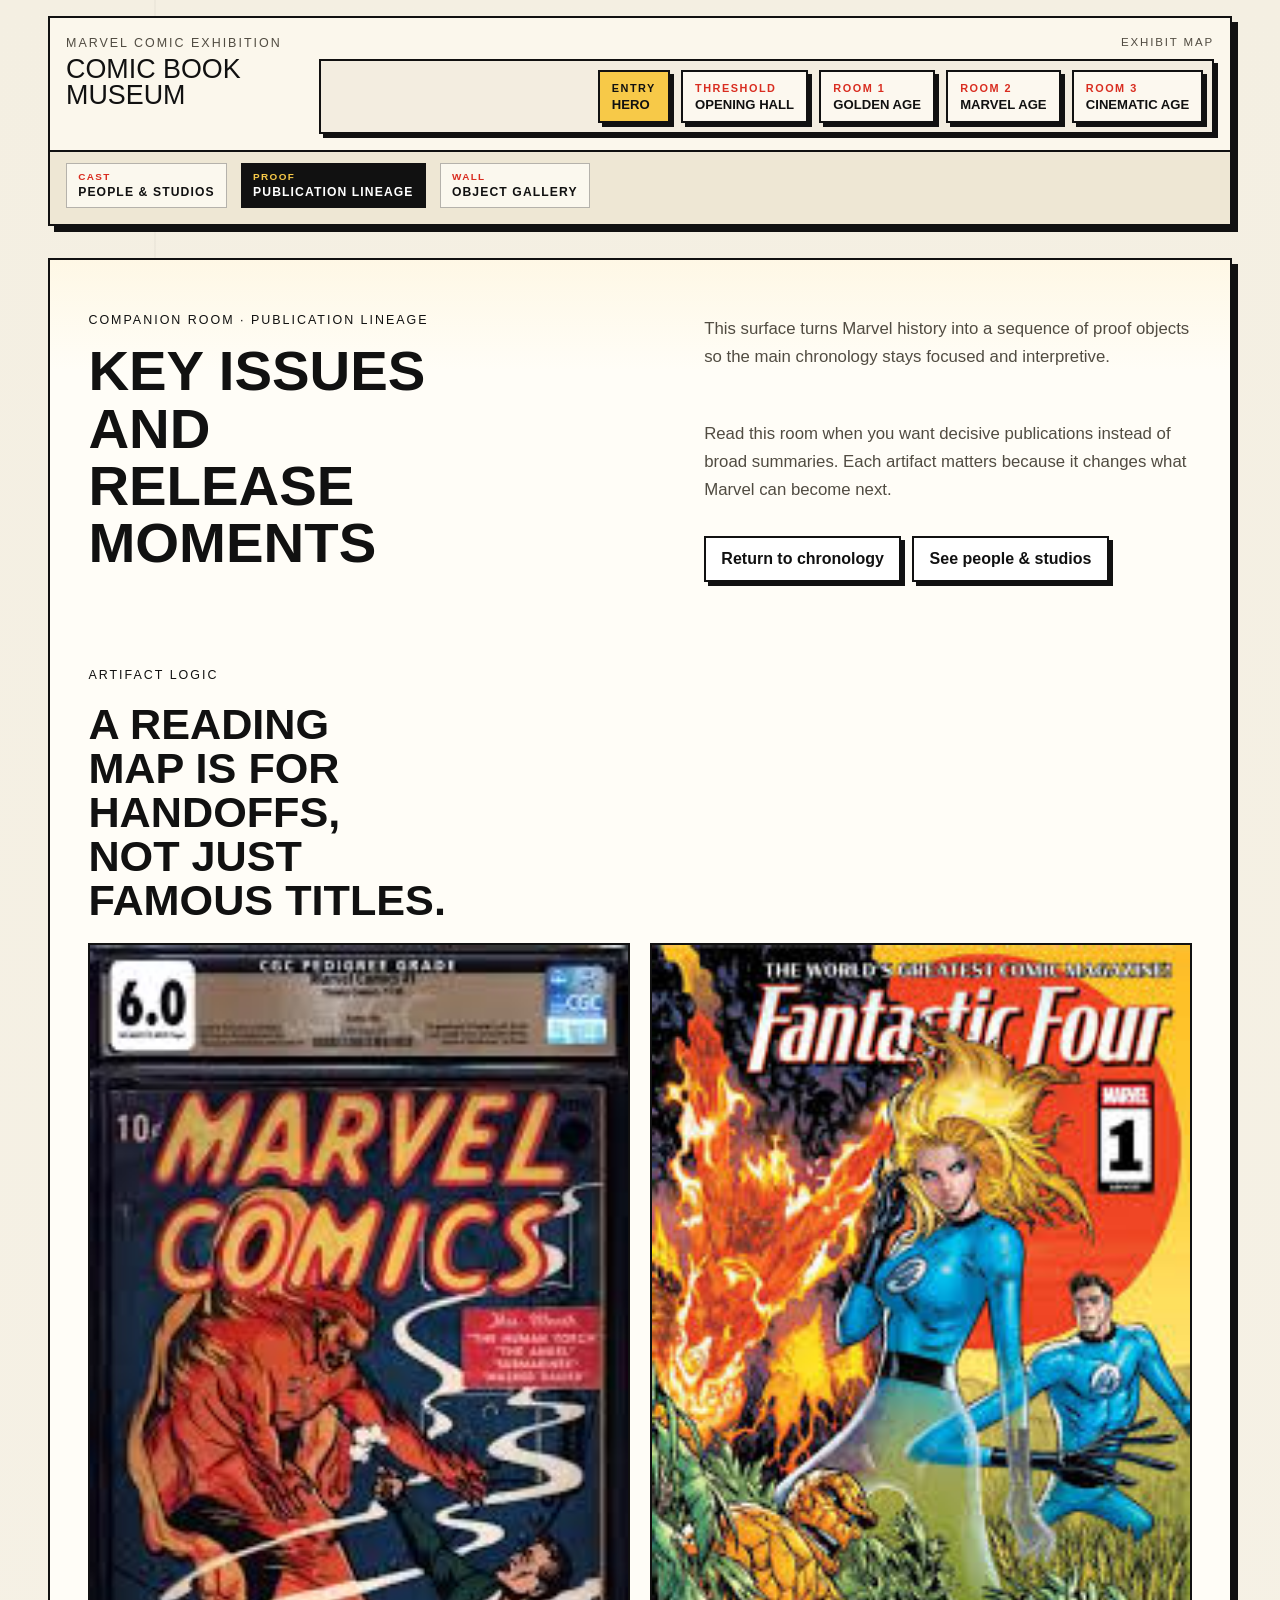
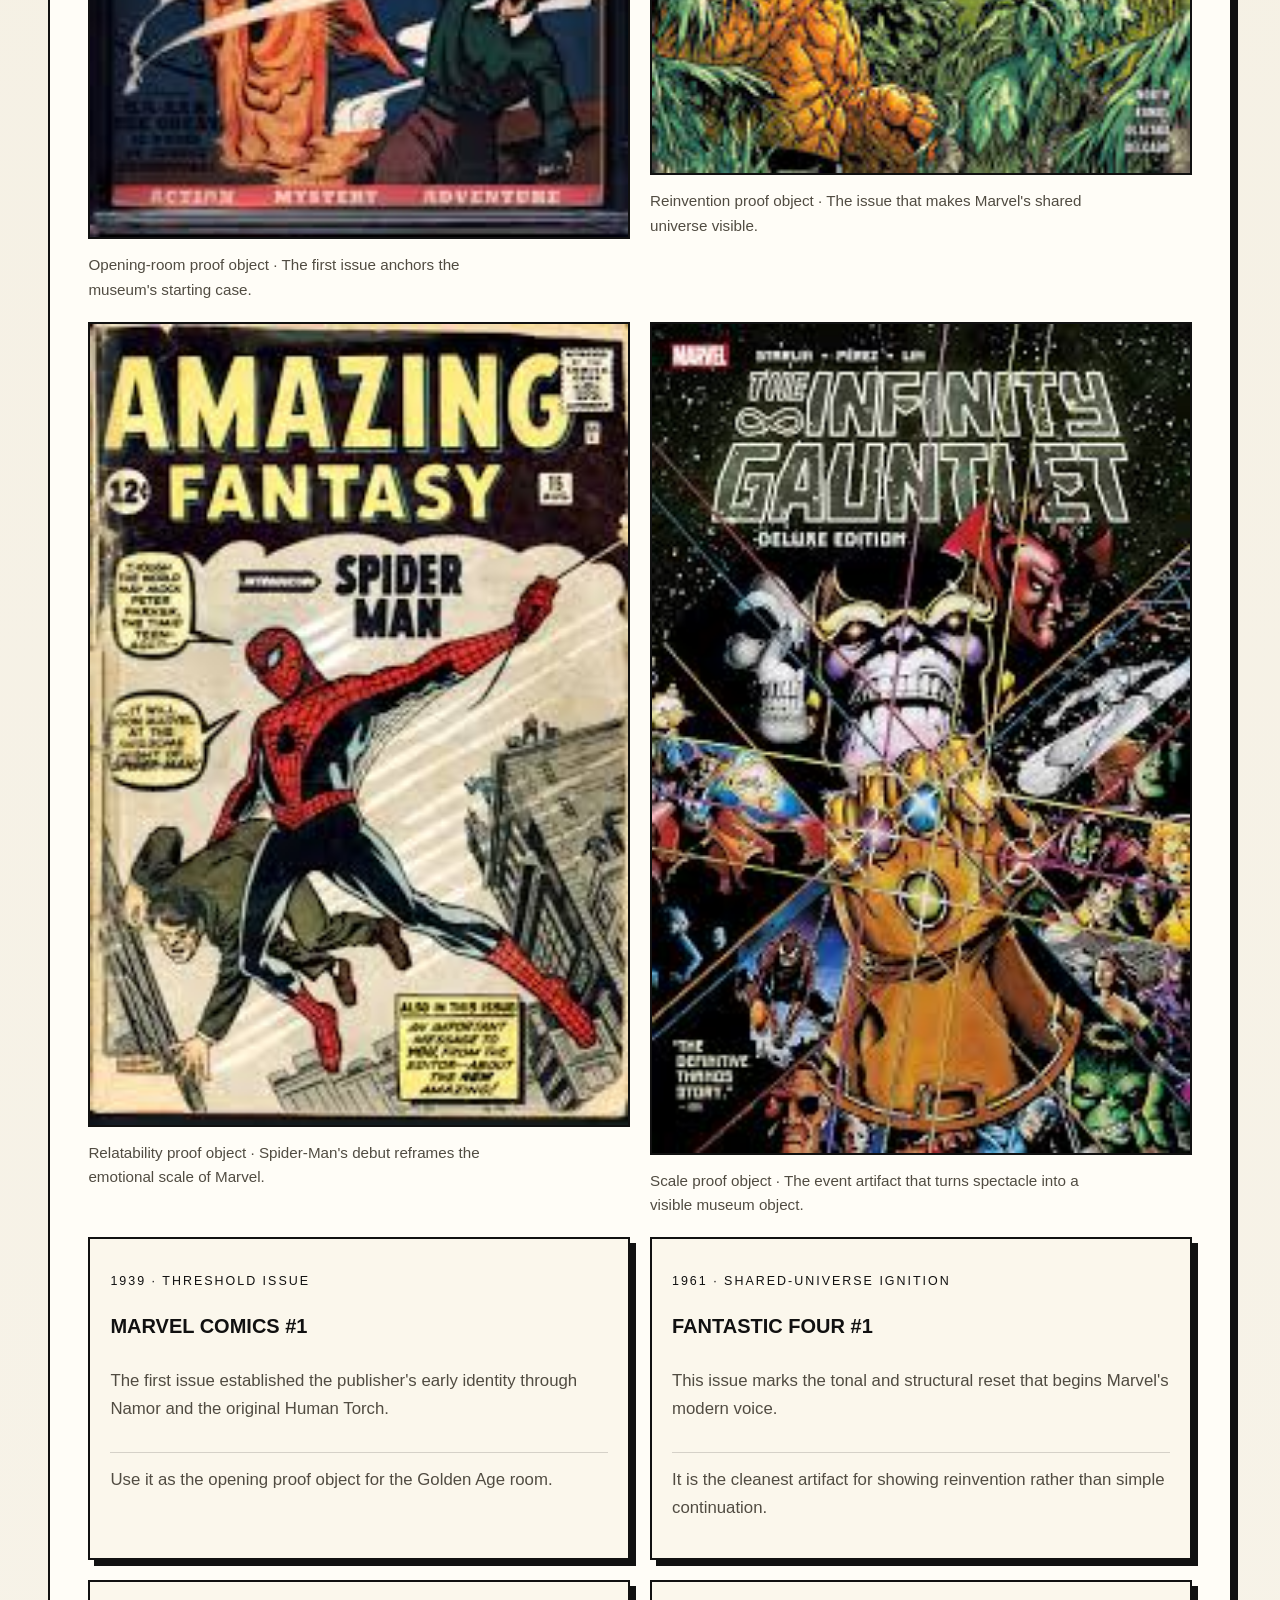
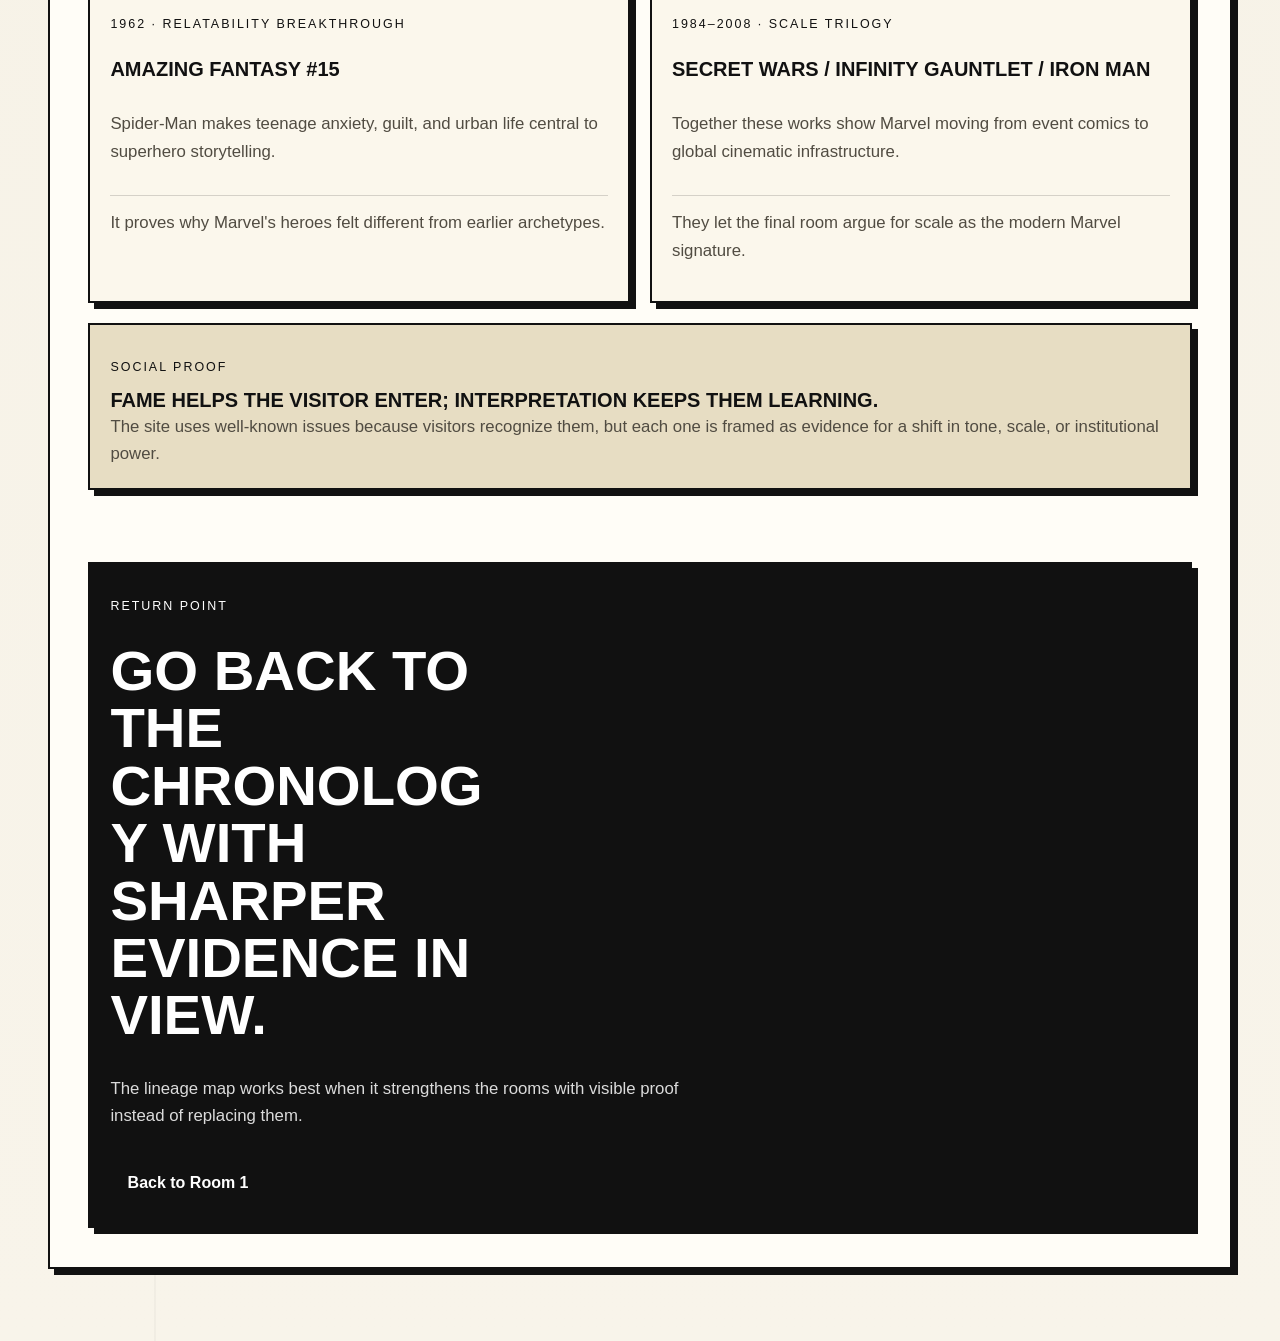
<file: docs/reading-maps/publication-lineage.html>
<!doctype html>
<html lang="en">
  <head>
    <meta charset="UTF-8" />
    <meta name="viewport" content="width=device-width, initial-scale=1.0" />
    <title>Publication Lineage · Comic Book Museum</title>
    <link rel="stylesheet" href="../styles.css" />
  </head>
  <body>
    <div class="site-shell">
      <header class="site-header">
        <div class="site-header__inner">
          <a class="site-brand" href="../home.html">
            <span class="site-brand__eyebrow">Marvel Comic Exhibition</span>
            <span class="site-brand__title">Comic Book Museum</span>
          </a>
          <div class="site-directory">
            <p class="site-directory__label">Exhibit map</p>
            <nav
              class="site-nav site-nav--rooms"
              aria-label="Primary exhibit map"
            >
              <a class="room-tab room-tab--hero" href="../index.html">
                <span class="room-tab__eyebrow">Entry</span>
                <span class="room-tab__title">Hero</span>
              </a>
              <a class="room-tab" href="../home.html">
                <span class="room-tab__eyebrow">Threshold</span>
                <span class="room-tab__title">Opening hall</span>
              </a>
              <a class="room-tab" href="../eras/golden-age.html">
                <span class="room-tab__eyebrow">Room 1</span>
                <span class="room-tab__title">Golden Age</span>
              </a>
              <a class="room-tab" href="../eras/marvel-age.html">
                <span class="room-tab__eyebrow">Room 2</span>
                <span class="room-tab__title">Marvel Age</span>
              </a>
              <a class="room-tab" href="../eras/cinematic-age.html">
                <span class="room-tab__eyebrow">Room 3</span>
                <span class="room-tab__title">Cinematic Age</span>
              </a>
            </nav>
          </div>
        </div>
        <div class="site-header__subnav" aria-label="Companion rooms">
          <a class="nav-chip" href="../people-and-studios.html">
            <span class="nav-chip__eyebrow">Cast</span>
            <span class="nav-chip__title">People &amp; studios</span>
          </a>
          <a
            class="nav-chip"
            href="publication-lineage.html"
            aria-current="page"
          >
            <span class="nav-chip__eyebrow">Proof</span>
            <span class="nav-chip__title">Publication lineage</span>
          </a>
          <a class="nav-chip" href="../guides/collection-highlights.html">
            <span class="nav-chip__eyebrow">Wall</span>
            <span class="nav-chip__title">Object gallery</span>
          </a>
        </div>
      </header>

      <main class="site-main">
        <article class="hero-panel theme-proof">
          <section class="chapter-hero">
            <div>
              <p class="section-heading__eyebrow">
                Companion room · Publication lineage
              </p>
              <h1 class="chapter-hero__title">
                Key issues and release moments
              </h1>
            </div>
            <div class="chapter-hero__support">
              <p class="chapter-hero__lede">
                This surface turns Marvel history into a sequence of proof
                objects so the main chronology stays focused and interpretive.
              </p>
              <p class="copy">
                Read this room when you want decisive publications instead of
                broad summaries. Each artifact matters because it changes what
                Marvel can become next.
              </p>
              <div class="chapter-hero__links">
                <a class="button-link" href="../eras/golden-age.html"
                  >Return to chronology</a
                >
                <a class="button-link" href="../people-and-studios.html"
                  >See people &amp; studios</a
                >
              </div>
            </div>
          </section>

          <section class="chapter-section">
            <div class="section-heading">
              <p class="section-heading__eyebrow">Artifact logic</p>
              <h2 class="section-heading__title">
                A reading map is for handoffs, not just famous titles.
              </h2>
            </div>
            <div class="artifact-grid">
              <figure class="artifact-figure">
                <img
                  src="../media/marvel-comics-1.jpeg"
                  alt="Illustrated museum display of Marvel Comics number 1"
                />
                <figcaption>
                  Opening-room proof object · The first issue anchors the
                  museum's starting case.
                </figcaption>
              </figure>
              <figure class="artifact-figure">
                <img
                  src="../media/fantastic-four-1.jpeg"
                  alt="Illustrated museum display of Fantastic Four number 1"
                />
                <figcaption>
                  Reinvention proof object · The issue that makes Marvel's
                  shared universe visible.
                </figcaption>
              </figure>
              <figure class="artifact-figure">
                <img
                  src="../media/amazing-fantasy-15.jpeg"
                  alt="Illustrated museum display of Amazing Fantasy number 15"
                />
                <figcaption>
                  Relatability proof object · Spider-Man's debut reframes the
                  emotional scale of Marvel.
                </figcaption>
              </figure>
              <figure class="artifact-figure">
                <img
                  src="../media/infinity-gauntlet.jpeg"
                  alt="Illustrated Infinity Gauntlet displayed on a museum pedestal"
                />
                <figcaption>
                  Scale proof object · The event artifact that turns spectacle
                  into a visible museum object.
                </figcaption>
              </figure>
            </div>
            <div class="content-grid">
              <article class="content-card">
                <p class="content-card__meta">1939 · Threshold issue</p>
                <h3 class="content-card__title">Marvel Comics #1</h3>
                <p class="content-card__description">
                  The first issue established the publisher's early identity
                  through Namor and the original Human Torch.
                </p>
                <p class="content-card__footer">
                  Use it as the opening proof object for the Golden Age room.
                </p>
              </article>
              <article class="content-card">
                <p class="content-card__meta">
                  1961 · Shared-universe ignition
                </p>
                <h3 class="content-card__title">Fantastic Four #1</h3>
                <p class="content-card__description">
                  This issue marks the tonal and structural reset that begins
                  Marvel's modern voice.
                </p>
                <p class="content-card__footer">
                  It is the cleanest artifact for showing reinvention rather
                  than simple continuation.
                </p>
              </article>
              <article class="content-card">
                <p class="content-card__meta">
                  1962 · Relatability breakthrough
                </p>
                <h3 class="content-card__title">Amazing Fantasy #15</h3>
                <p class="content-card__description">
                  Spider-Man makes teenage anxiety, guilt, and urban life
                  central to superhero storytelling.
                </p>
                <p class="content-card__footer">
                  It proves why Marvel's heroes felt different from earlier
                  archetypes.
                </p>
              </article>
              <article class="content-card">
                <p class="content-card__meta">1984–2008 · Scale trilogy</p>
                <h3 class="content-card__title">
                  Secret Wars / Infinity Gauntlet / Iron Man
                </h3>
                <p class="content-card__description">
                  Together these works show Marvel moving from event comics to
                  global cinematic infrastructure.
                </p>
                <p class="content-card__footer">
                  They let the final room argue for scale as the modern Marvel
                  signature.
                </p>
              </article>
            </div>
            <aside class="editorial-aside">
              <p class="editorial-aside__label">Social proof</p>
              <h3 class="editorial-aside__title">
                Fame helps the visitor enter; interpretation keeps them
                learning.
              </h3>
              <div class="editorial-aside__body">
                The site uses well-known issues because visitors recognize them,
                but each one is framed as evidence for a shift in tone, scale,
                or institutional power.
              </div>
            </aside>
          </section>

          <section class="transition-block">
            <p class="transition-block__eyebrow">Return point</p>
            <h2 class="transition-block__title">
              Go back to the chronology with sharper evidence in view.
            </h2>
            <p class="transition-block__copy">
              The lineage map works best when it strengthens the rooms with
              visible proof instead of replacing them.
            </p>
            <div class="button-row">
              <a
                class="button-link button-link--dark"
                href="../eras/golden-age.html"
                >Back to Room 1</a
              >
            </div>
          </section>
        </article>
      </main>
    </div>
  </body>
</html>
</file>
<file: docs/styles.css>
:root {
  --paper: #f4efe2;
  --paper-strong: #e7ddc3;
  --paper-soft: #fbf7ec;
  --ink: #111111;
  --muted: #514c42;
  --red: #d92d20;
  --blue: #1d4ed8;
  --yellow: #f7c948;
  --line: #111111;
  --frame: 2px solid var(--line);
  --shadow-strong: 6px 6px 0 var(--line);
  --shadow-soft: 4px 4px 0 var(--line);
  --space-xs: 0.5rem;
  --space-s: 0.875rem;
  --space-m: 1.25rem;
  --space-l: 2rem;
  --space-xl: 3rem;
  --space-2xl: 4.5rem;
  --max-width: 74rem;
}

* {
  box-sizing: border-box;
}

html {
  scroll-behavior: smooth;
  scroll-padding-top: 7.25rem;
}

body {
  margin: 0;
  font-family: Futura, "Avenir Next", Avenir, Montserrat, Arial, sans-serif;
  line-height: 1.5;
  color: var(--ink);
  background:
    linear-gradient(90deg, transparent 0 12%, rgba(17, 17, 17, 0.03) 12% 12.2%, transparent 12.2% 100%),
    linear-gradient(180deg, var(--paper) 0%, #f8f4ea 100%);
}

a {
  color: inherit;
  text-decoration: none;
}

img {
  max-width: 100%;
}

section[id] {
  scroll-margin-top: 7.25rem;
}

.site-shell {
  min-height: 100vh;
}

.site-header,
.site-footer,
.hero-panel,
.transition-block,
.content-card,
.editorial-aside,
.bauhaus-block,
.quote-block {
  border: var(--frame);
  box-shadow: var(--shadow-strong);
}

.site-header,
.site-footer,
.site-main {
  width: min(calc(100% - 2rem), var(--max-width));
  margin-inline: auto;
}

.site-header {
  position: sticky;
  top: 0;
  z-index: 20;
  margin-top: 1rem;
  background: var(--paper-soft);
  backdrop-filter: blur(10px);
}

.site-header__inner,
.site-header__subnav,
.site-footer {
  display: flex;
  flex-wrap: wrap;
  align-items: flex-start;
  justify-content: space-between;
  gap: var(--space-m);
  padding: var(--space-m);
}

.site-header__subnav {
  border-top: var(--frame);
  background: color-mix(in srgb, var(--paper-strong) 72%, white);
  justify-content: flex-start;
  gap: var(--space-s);
  padding: 0.7rem 1rem 1rem;
}

.site-header__inner,
.site-header__subnav {
  gap: var(--space-s);
  padding: 1rem;
}

.site-header__subnav {
  padding: 0.7rem 1rem 1rem;
}

.site-main {
  padding: var(--space-l) 0 var(--space-2xl);
}

.site-brand {
  display: grid;
  gap: 0.2rem;
  align-content: start;
}

.site-directory {
  display: grid;
  gap: 0.5rem;
  justify-items: end;
  flex: 1 1 34rem;
}

.site-directory__label {
  margin: 0;
  font-size: 0.72rem;
  letter-spacing: 0.16em;
  text-transform: uppercase;
  color: var(--muted);
}

.site-brand__eyebrow {
  color: var(--muted);
}

.site-brand:hover .site-brand__eyebrow {
  color: var(--red);
}

.kicker,
.site-brand__eyebrow,
.section-heading__eyebrow,
.transition-block__eyebrow,
.site-footer__eyebrow,
.editorial-aside__label,
.bauhaus-block__label,
.content-card__meta,
.chapter-hero__period {
  font-size: 0.78rem;
  letter-spacing: 0.16em;
  text-transform: uppercase;
}

.display-title,
.site-brand__title,
.chapter-hero__title,
.home-opening__title,
.section-heading__title,
.site-footer__title,
.transition-block__title {
  margin: 0;
  font-size: clamp(2rem, 4.4vw, 4.2rem);
  line-height: 1.02;
  text-transform: uppercase;
  max-width: 12ch;
  text-wrap: balance;
  overflow-wrap: anywhere;
}

.site-brand__title {
  font-size: clamp(1.35rem, 2.1vw, 2.1rem);
  line-height: 0.98;
  max-width: 16ch;
}

.site-nav,
.site-footer__links,
.chapter-hero__links,
.button-row {
  display: flex;
  flex-wrap: wrap;
  align-items: flex-start;
  gap: 0.7rem;
}

.site-nav--rooms {
  width: 100%;
  justify-content: flex-end;
  padding: 0.55rem;
  border: var(--frame);
  background: color-mix(in srgb, var(--paper-strong) 52%, white);
  box-shadow: var(--shadow-soft);
}

.nav-link,
.nav-chip,
.room-tab,
.button-link,
.site-footer__link {
  display: inline-block;
  padding: 0.65rem 0.95rem;
  border: var(--frame);
  background: white;
  box-shadow: var(--shadow-soft);
  font-weight: 700;
  line-height: 1.3;
  transition:
    transform 0.18s ease,
    box-shadow 0.18s ease,
    background-color 0.18s ease,
    color 0.18s ease;
}

.site-header__inner > *,
.site-header__subnav > *,
.home-opening__intro > *,
.opening-signposts > *,
.route-band > *,
.content-grid > *,
.dual-column > *,
.artifact-grid > *,
.image-strip > *,
.portrait-grid > *,
.room-band__hero > *,
.highlight-mosaic > * {
  min-width: 0;
}

.nav-link,
.site-footer__link {
  background: var(--paper-soft);
  font-size: 0.92rem;
}

.nav-link {
  font-size: 0.84rem;
  padding: 0.5rem 0.75rem;
}

.nav-chip {
  display: grid;
  gap: 0.1rem;
  padding: 0.45rem 0.7rem;
  background: color-mix(in srgb, var(--paper-soft) 88%, white);
  box-shadow: none;
  border: 1.5px solid rgba(17, 17, 17, 0.3);
  font-size: 0.86rem;
  letter-spacing: 0.08em;
  text-transform: uppercase;
}

.nav-chip__eyebrow {
  font-size: 0.62rem;
  letter-spacing: 0.14em;
  text-transform: uppercase;
  color: var(--red);
}

.nav-chip__title {
  font-size: 0.76rem;
  line-height: 1.15;
  text-transform: uppercase;
}

.room-tab {
  display: grid;
  gap: 0.15rem;
  min-width: 9rem;
  padding: 0.55rem 0.75rem;
  background: color-mix(in srgb, var(--paper-soft) 86%, white);
  align-content: start;
}

.room-tab__eyebrow {
  font-size: 0.68rem;
  letter-spacing: 0.14em;
  text-transform: uppercase;
  color: var(--red);
}

.room-tab__title {
  font-size: 0.82rem;
  line-height: 1.15;
  text-transform: uppercase;
}

.room-tab[aria-current="page"] {
  background: var(--ink);
  color: white;
}

.room-tab[aria-current="page"] .room-tab__eyebrow {
  color: var(--yellow);
}

.room-tab--hero {
  background: var(--yellow);
  color: var(--ink);
  font-weight: 600;
}

.room-tab--hero .room-tab__eyebrow {
  color: var(--ink);
}

.nav-link:hover,
.button-link:hover,
.site-footer__link:hover {
  transform: translate(-2px, -2px);
  box-shadow: 6px 6px 0 var(--line);
}

.nav-chip:hover {
  transform: translate(-2px, -2px);
  box-shadow: 4px 4px 0 var(--line);
}

.nav-chip[aria-current="page"] {
  background: var(--ink);
  color: white;
  border-color: var(--ink);
}

.nav-chip[aria-current="page"] .nav-chip__eyebrow {
  color: var(--yellow);
}

.room-tab:hover {
  transform: translate(-2px, -2px);
  box-shadow: 6px 6px 0 var(--line);
}

.button-link--dark {
  background: var(--ink);
  color: white;
}

.button-link--light {
  background: var(--paper-soft);
  color: var(--ink);
}

.hero-panel {
  position: relative;
  overflow: hidden;
  background: #fffdf7;
  padding: clamp(1.85rem, 3vw, 3rem);
}

.hero-panel > * {
  position: relative;
  z-index: 1;
}

.hero-panel::before {
  content: "";
  position: absolute;
  inset: 0 auto auto 0;
  width: 100%;
  height: 7rem;
  background: linear-gradient(180deg, color-mix(in srgb, var(--chapter-accent, var(--red)) 10%, transparent), transparent);
  opacity: 1;
  pointer-events: none;
}

.theme-home { --chapter-accent: var(--red); }
.theme-golden { --chapter-accent: var(--yellow); }
.theme-marvel { --chapter-accent: var(--red); }
.theme-cinematic { --chapter-accent: var(--blue); }
.theme-proof { --chapter-accent: var(--yellow); }
.theme-cast { --chapter-accent: var(--red); }
.theme-guide { --chapter-accent: var(--blue); }

.home-opening,
.chapter-hero,
.chapter-section {
  position: relative;
  display: grid;
  gap: var(--space-m);
  margin-bottom: var(--space-2xl);
}

.home-opening {
  gap: 1rem;
}

.home-opening__intro {
  display: grid;
  grid-template-columns: minmax(0, 1.3fr) minmax(16rem, 0.7fr);
  gap: var(--space-m);
  align-items: start;
}

.home-opening__intro--immersive {
  grid-template-columns: minmax(0, 1.05fr) minmax(18rem, 0.95fr);
}

.home-opening__copy {
  display: grid;
  gap: 1rem;
  align-content: start;
  max-width: 34rem;
}

.home-opening__stage {
  position: relative;
  min-height: 38rem;
  display: grid;
  gap: var(--space-s);
  align-content: end;
  justify-items: start;
  padding-bottom: 1.25rem;
}

.feature-object {
  margin: 0;
}

.feature-object--primary {
  transform: rotate(-1.2deg);
  width: min(100%, 28rem);
}

.feature-object--primary img {
  aspect-ratio: 4 / 5;
  object-fit: cover;
  box-shadow: var(--shadow-strong);
}

.feature-object--primary figcaption {
  padding: 0.7rem 0.8rem;
  border: var(--frame);
  background: var(--paper-soft);
  box-shadow: var(--shadow-soft);
}

.floating-card {
  position: absolute;
  width: min(15rem, 38%);
  max-width: 15rem;
  padding: 0.9rem;
  border: var(--frame);
  box-shadow: var(--shadow-strong);
  background: rgba(255, 253, 247, 0.97);
  z-index: 2;
}

.floating-card--top {
  top: 2.2rem;
  right: 0.35rem;
  transform: rotate(-2deg);
}

.floating-card__label {
  margin: 0 0 0.6rem;
  font-size: 0.76rem;
  letter-spacing: 0.14em;
  text-transform: uppercase;
  color: var(--red);
}

.floating-card__body {
  margin: 0;
  color: var(--muted);
  line-height: 1.6;
}

.home-opening__title,
.chapter-hero__title {
  text-wrap: balance;
}

.chapter-hero {
  grid-template-columns: minmax(0, 1.1fr) minmax(18rem, 0.9fr);
  align-items: start;
}

.chapter-hero__support {
  display: grid;
  gap: 1rem;
  align-content: start;
}

.chapter-hero__links,
.button-row {
  row-gap: var(--space-s);
}

.copy,
.copy-secondary,
.home-opening__lede,
.chapter-hero__lede,
.chapter-section__body,
.site-footer__copy,
.transition-block__copy,
.editorial-aside__body,
.content-card__description,
.content-card__footer,
.chapter-list li,
.quote-block {
  font-size: 1.05rem;
  line-height: 1.65;
  color: var(--muted);
}

.copy-secondary {
  font-size: 0.95rem;
  color: var(--muted);
  margin: 0.5rem 0 0;
}

.home-opening__lede,
.chapter-hero__lede,
.transition-block__copy,
.site-footer__copy {
  max-width: 62ch;
}

.opening-note,
.signpost-card {
  border: var(--frame);
  background: white;
  box-shadow: var(--shadow-soft);
}

.opening-note {
  padding: 1rem;
  display: grid;
  gap: 0.5rem;
}

.opening-note__label,
.signpost-card__label,
.hero-card__note {
  margin: 0;
  font-size: 0.78rem;
  letter-spacing: 0.14em;
  text-transform: uppercase;
}

.opening-note__label,
.signpost-card__label {
  color: var(--red);
}

.opening-note__body,
.signpost-card__body {
  margin: 0;
  color: var(--muted);
  line-height: 1.6;
}

.opening-signposts {
  display: grid;
  grid-template-columns: repeat(3, minmax(0, 1fr));
  gap: var(--space-m);
  margin-bottom: var(--space-2xl);
}

.route-band {
  display: grid;
  grid-template-columns: minmax(0, 1.1fr) minmax(16rem, 0.9fr);
  gap: 1.25rem;
  align-items: center;
  margin-bottom: var(--space-2xl);
  padding: 0.5rem 0 0.75rem;
}

.route-band__track {
  display: grid;
  gap: 0.9rem;
}

.route-band__track span {
  display: block;
  height: 1rem;
  border: var(--frame);
  box-shadow: var(--shadow-soft);
  background: linear-gradient(90deg, var(--yellow), white 55%);
}

.route-band__track span:nth-child(2) {
  width: 82%;
  justify-self: end;
  background: linear-gradient(90deg, var(--red), white 55%);
}

.route-band__track span:nth-child(3) {
  width: 62%;
  background: linear-gradient(90deg, var(--blue), white 55%);
}

.signpost-card {
  padding: 1rem;
  display: grid;
  gap: 0.55rem;
  align-content: start;
}

.signpost-card__title {
  margin: 0;
  font-size: 1.05rem;
  text-transform: uppercase;
  line-height: 1.2;
  text-wrap: balance;
  overflow-wrap: anywhere;
}

.home-opening__principles,
.content-grid,
.dual-column,
.artifact-grid,
.image-strip,
.portrait-grid {
  display: grid;
  gap: var(--space-m);
}

.home-opening__principles {
  grid-template-columns: repeat(3, minmax(0, 1fr));
  margin-top: var(--space-l);
}

.content-grid,
.dual-column,
.artifact-grid {
  grid-template-columns: repeat(2, minmax(0, 1fr));
  align-items: start;
}

.home-feature-grid {
  grid-template-columns: repeat(3, minmax(0, 1fr));
}

.portrait-grid {
  grid-template-columns: repeat(3, minmax(0, 1fr));
  gap: var(--space-l);
}

.image-strip {
  grid-template-columns: repeat(3, minmax(0, 1fr));
}

.room-band {
  padding: clamp(1.25rem, 2.5vw, 2rem);
  border: var(--frame);
  box-shadow: var(--shadow-strong);
  background: color-mix(in srgb, var(--paper-soft) 82%, white);
}

.room-band--golden {
  background: color-mix(in srgb, var(--yellow) 14%, var(--paper-soft));
}

.room-band--marvel {
  background: color-mix(in srgb, var(--red) 8%, var(--paper-soft));
}

.room-band--cinematic {
  background: color-mix(in srgb, var(--blue) 10%, var(--paper-soft));
}

.room-band__header {
  display: flex;
  flex-wrap: wrap;
  align-items: end;
  justify-content: space-between;
  gap: var(--space-s);
}

.room-band__hero {
  display: grid;
  grid-template-columns: minmax(0, 1.05fr) minmax(18rem, 0.95fr);
  gap: var(--space-m);
  align-items: start;
}

.room-band__copy {
  display: grid;
  gap: var(--space-m);
}

.room-band__object {
  margin: 0;
}

.room-band__object img {
  aspect-ratio: 4 / 5;
  object-fit: cover;
}

.bauhaus-block,
.content-card,
.editorial-aside,
.quote-block,
.transition-block {
  padding: var(--space-m);
}

.bauhaus-block {
  min-height: 14rem;
}

.bauhaus-block--red { background: var(--red); color: white; }
.bauhaus-block--yellow { background: var(--yellow); }
.bauhaus-block--blue { background: var(--blue); color: white; }

.bauhaus-block strong {
  display: block;
  margin: var(--space-s) 0;
  font-size: 1.7rem;
  text-transform: uppercase;
}

.section-heading {
  display: grid;
  gap: 0.3rem;
  align-content: start;
}

.section-heading__title {
  font-size: clamp(1.55rem, 3.5vw, 2.7rem);
  max-width: 16ch;
}

.content-card {
  background: var(--paper-soft);
  display: grid;
  gap: 0.75rem;
  align-content: start;
  min-height: 100%;
  transition: transform 0.18s ease, box-shadow 0.18s ease;
}

.content-card:hover,
.artifact-card:hover {
  transform: translate(-3px, -3px);
  box-shadow: 9px 9px 0 var(--line);
}

.artifact-card {
  background: var(--paper-soft);
  display: grid;
  gap: 0.75rem;
  padding: var(--space-m);
  border: var(--frame);
  box-shadow: var(--shadow-strong);
  transition: transform 0.18s ease, box-shadow 0.18s ease;
}

.artifact-card img {
  aspect-ratio: 4 / 5;
  object-fit: cover;
}

.artifact-card img,
.artifact-figure img {
  display: block;
  width: 100%;
  height: auto;
  border: var(--frame);
  background: #fff;
}

.artifact-card__label,
.artifact-figure figcaption {
  font-size: 0.95rem;
  line-height: 1.6;
  color: var(--muted);
  overflow-wrap: anywhere;
}

.artifact-card__title {
  margin: 0;
  font-size: 1.2rem;
  text-transform: uppercase;
}

.artifact-figure {
  margin: 0;
  display: grid;
  gap: var(--space-s);
  align-content: start;
}

.artifact-figure figcaption {
  max-width: 52ch;
  margin: 0;
}

.artifact-figure--wide {
  grid-column: 1 / -1;
}

.artifact-grid--stacked {
  grid-template-columns: repeat(2, minmax(0, 1fr));
}

.artifact-grid--quad {
  grid-template-columns: repeat(4, minmax(0, 1fr));
}

.highlight-mosaic {
  display: grid;
  grid-template-columns: minmax(0, 1.2fr) minmax(0, 0.8fr) minmax(0, 0.8fr);
  gap: var(--space-m);
}

.highlight-mosaic .artifact-figure {
  padding: var(--space-s);
  border: var(--frame);
  background: var(--paper-soft);
  box-shadow: var(--shadow-strong);
}

.artifact-figure--feature-panel {
  grid-row: span 2;
}

.highlight-mosaic .artifact-figure img {
  height: auto;
  aspect-ratio: 4 / 5;
  object-fit: cover;
}

.highlight-mosaic .artifact-figure--feature-panel img {
  aspect-ratio: 4 / 6;
}

.content-card__title,
.editorial-aside__title {
  margin: 0;
  font-size: 1.25rem;
  text-transform: uppercase;
  line-height: 1.18;
  text-wrap: balance;
  overflow-wrap: anywhere;
}

.chapter-section__body,
.content-card__description,
.content-card__footer,
.opening-note__body,
.signpost-card__body,
.floating-card__body,
.hero-card__lede,
.site-footer__copy,
.transition-block__copy,
.editorial-aside__body {
  overflow-wrap: anywhere;
}

.content-card__footer {
  margin-top: auto;
  padding-top: 0.85rem;
  border-top: 1px solid rgba(17, 17, 17, 0.16);
}

.editorial-aside {
  background: var(--paper-strong);
}

.quote-block {
  margin: 0;
  border-left: 1rem solid var(--chapter-accent, var(--red));
  background: white;
}

.transition-block {
  background: var(--ink);
  color: white;
  display: grid;
  gap: var(--space-s);
  align-items: start;
}

.transition-block__copy {
  color: rgba(255, 255, 255, 0.85);
}

.transition-block .button-link--dark {
  color: white;
}

.site-footer {
  margin-bottom: 1rem;
  align-items: flex-start;
  background: var(--paper-soft);
}

.site-footer__links {
  max-width: 24rem;
  justify-content: flex-end;
}

.note-list {
  padding-left: 1.2rem;
  margin: 0;
}

.gallery-wall {
  display: grid;
  gap: var(--space-l);
}

.gallery-wall.artifact-grid {
  gap: var(--space-l);
}

.gallery-wall .artifact-figure {
  padding: var(--space-s);
  border: var(--frame);
  background: color-mix(in srgb, var(--paper-soft) 88%, white);
  box-shadow: var(--shadow-strong);
}

.gallery-wall .artifact-figure img {
  aspect-ratio: 4 / 5;
  object-fit: cover;
}

.gallery-wall .artifact-figure--wide img {
  aspect-ratio: 16 / 9;
}

.gallery-wall .artifact-figure figcaption {
  padding-top: 0.7rem;
  border-top: 1px solid rgba(17, 17, 17, 0.16);
}

.portrait-grid .artifact-figure figcaption,
.gallery-wall .artifact-figure figcaption,
.highlight-mosaic .artifact-figure figcaption {
  max-width: none;
}

.chapter-hero > div,
.chapter-hero__support > *,
.site-nav > *,
.site-footer__links > * {
  min-width: 0;
}

.hero-page {
  position: relative;
  min-height: 100vh;
  margin: 0;
  display: flex;
  align-items: center;
  justify-content: center;
  padding: 1.5rem;
  overflow: hidden;
}

.hero-page::before {
  content: "";
  position: absolute;
  inset: 0;
  background:
    linear-gradient(135deg, rgba(8, 11, 18, 0.84), rgba(8, 11, 18, 0.56)),
    linear-gradient(90deg, transparent 0 14%, rgba(255, 255, 255, 0.08) 14% 14.35%, transparent 14.35% 100%),
    url("media/Captain America Comics 013 (Timely, 1942) (c2c) (Mark Bowen scans & edits)_0000.jpg") left 3% center / 27% auto no-repeat,
    url("media/All-Winners Comics 001 (Timely) (1941) (c2c) (Mark Bowen)_0000.jpg") center 18% / 28% auto no-repeat,
    url("media/Complete Comics vol 01 02 (scans) (c2c) (1944) (color touched up)_0000.jpg") right 3% center / 27% auto no-repeat,
    radial-gradient(circle at 50% 42%, rgba(61, 79, 182, 0.18), transparent 34%),
    linear-gradient(180deg, #040814 0%, #081223 42%, #05060d 100%);
  filter: saturate(0.82) contrast(1.02);
  transform: scale(1.02);
}

.hero-content {
  position: relative;
  z-index: 1;
  text-align: left;
  width: min(100%, 40rem);
}

.hero-card {
  background: rgba(244, 239, 226, 0.94);
  padding: clamp(1.5rem, 3vw, 2.25rem);
  border: var(--frame);
  box-shadow: var(--shadow-strong);
  max-width: 34rem;
  width: 100%;
}

.hero-card__eyebrow {
  margin: 0 0 0.75rem;
  font-size: 0.82rem;
  font-weight: 800;
  letter-spacing: 0.12em;
  text-transform: uppercase;
  color: var(--red);
}

.hero-card h1 {
  margin: 0;
  font-size: clamp(2.3rem, 5vw, 4rem);
  line-height: 1;
  text-transform: uppercase;
  max-width: 9ch;
  text-wrap: balance;
  overflow-wrap: anywhere;
}

.hero-card__lede {
  margin: 1rem 0 0;
  max-width: 34ch;
  font-size: 1.05rem;
  line-height: 1.6;
  color: var(--muted);
}

.hero-card__note {
  margin: 1rem 0 0;
  color: var(--ink);
}

.hero-card .author {
  font-size: 1rem;
  margin: 0.85rem 0 var(--space-l);
  color: var(--muted);
}

.hero-card__actions {
  display: flex;
  flex-wrap: wrap;
  gap: 0.8rem;
}

.hero-card .btn {
  display: inline-block;
  background-color: var(--red);
  color: var(--paper);
  padding: var(--space-s) var(--space-l);
  text-decoration: none;
  font-weight: bold;
  border: var(--frame);
  box-shadow: var(--shadow-soft);
  transition: all 0.2s ease-in-out;
}

.hero-card .btn--secondary {
  background: transparent;
  color: var(--ink);
}

.hero-card .btn:hover {
  background-color: var(--ink);
  color: var(--paper);
  transform: translate(4px, 4px);
  box-shadow: 0 0 0 var(--line);
}

@media (max-width: 1080px) {
  .home-opening__intro--immersive,
  .route-band,
  .room-band__hero,
  .chapter-hero {
    grid-template-columns: 1fr;
  }

  .home-feature-grid,
  .portrait-grid,
  .artifact-grid--quad {
    grid-template-columns: repeat(2, minmax(0, 1fr));
  }

  .home-opening__stage {
    min-height: 32rem;
    padding-top: 0.75rem;
  }

  .floating-card {
    width: min(13rem, 42%);
    max-width: 13rem;
  }

  .floating-card--top {
    position: absolute;
    top: 1.2rem;
    right: 0.15rem;
    transform: translateX(-6.5rem) rotate(-2deg);
  }

  .feature-object--primary {
    width: min(100%, 24rem);
    transform: rotate(-0.8deg);
  }

  .site-header {
    position: static;
  }
}

@media (max-width: 780px) {
  .hero-page::before {
    background:
      linear-gradient(135deg, rgba(8, 11, 18, 0.86), rgba(8, 11, 18, 0.6)),
      url("media/Captain America Comics 013 (Timely, 1942) (c2c) (Mark Bowen scans & edits)_0000.jpg") left -8% top 58% / 44% auto no-repeat,
      url("media/All-Winners Comics 001 (Timely) (1941) (c2c) (Mark Bowen)_0000.jpg") center top 20% / 41% auto no-repeat,
      url("media/Captain America Comics 016 (Timely) (1942) (c2c, missing centerfold recreated) (Mark Bowen)_0000.jpg") right -8% top 58% / 44% auto no-repeat,
      radial-gradient(circle at 50% 46%, rgba(61, 79, 182, 0.18), transparent 34%),
      linear-gradient(180deg, #040814 0%, #081223 42%, #05060d 100%);
  }

  .hero-card h1 {
    font-size: 2rem;
  }

  .hero-card {
    padding: 1.35rem;
  }

  .site-main {
    padding-top: var(--space-m);
  }
}

@media (max-width: 900px) {
  .home-opening__intro,
  .home-opening__intro--immersive,
  .opening-signposts,
  .route-band,
  .room-band__hero,
  .chapter-hero,
  .home-opening__principles,
  .home-feature-grid,
  .content-grid,
  .dual-column,
  .artifact-grid,
  .artifact-grid--stacked,
  .artifact-grid--quad,
  .image-strip,
  .highlight-mosaic,
  .portrait-grid {
    grid-template-columns: 1fr;
  }

  .home-opening__stage {
    position: relative;
    min-height: 28rem;
    gap: 1rem;
    padding-top: 0.6rem;
    padding-bottom: 0.6rem;
  }

  .home-opening__stage .floating-card {
    position: absolute;
    width: min(11.5rem, 46%);
    max-width: 11.5rem;
    z-index: 2;
  }

  .home-opening__stage .floating-card--top {
    position: absolute;
    top: 0.65rem;
    right: 0;
    transform: translateX(-5.5rem) rotate(-1.5deg);
  }

  .feature-object--primary {
    width: min(82vw, 22rem);
    transform: rotate(-0.6deg);
  }

  .room-band__header {
    align-items: start;
  }

  .site-header__inner,
  .site-header__subnav,
  .site-footer {
    flex-direction: column;
    align-items: stretch;
  }

  .site-directory {
    justify-items: stretch;
  }

  .site-nav--rooms {
    justify-content: flex-start;
    flex-wrap: nowrap;
    overflow-x: auto;
    padding: 0.45rem 0.45rem 0.8rem;
    margin-inline: 0;
    scrollbar-width: thin;
    scroll-snap-type: x proximity;
  }

  .room-tab {
    flex: 0 0 auto;
    min-width: 9.75rem;
    scroll-snap-align: start;
  }

  .site-header__subnav {
    padding: 0.7rem 0.75rem 0.85rem;
  }

  .site-header {
    position: static;
  }

  .portrait-grid,
  .home-feature-grid,
  .artifact-grid--quad {
    grid-template-columns: 1fr;
  }

  .display-title,
  .site-brand__title,
  .chapter-hero__title,
  .home-opening__title,
  .section-heading__title,
  .site-footer__title,
  .transition-block__title {
    max-width: none;
  }
}
</file>
